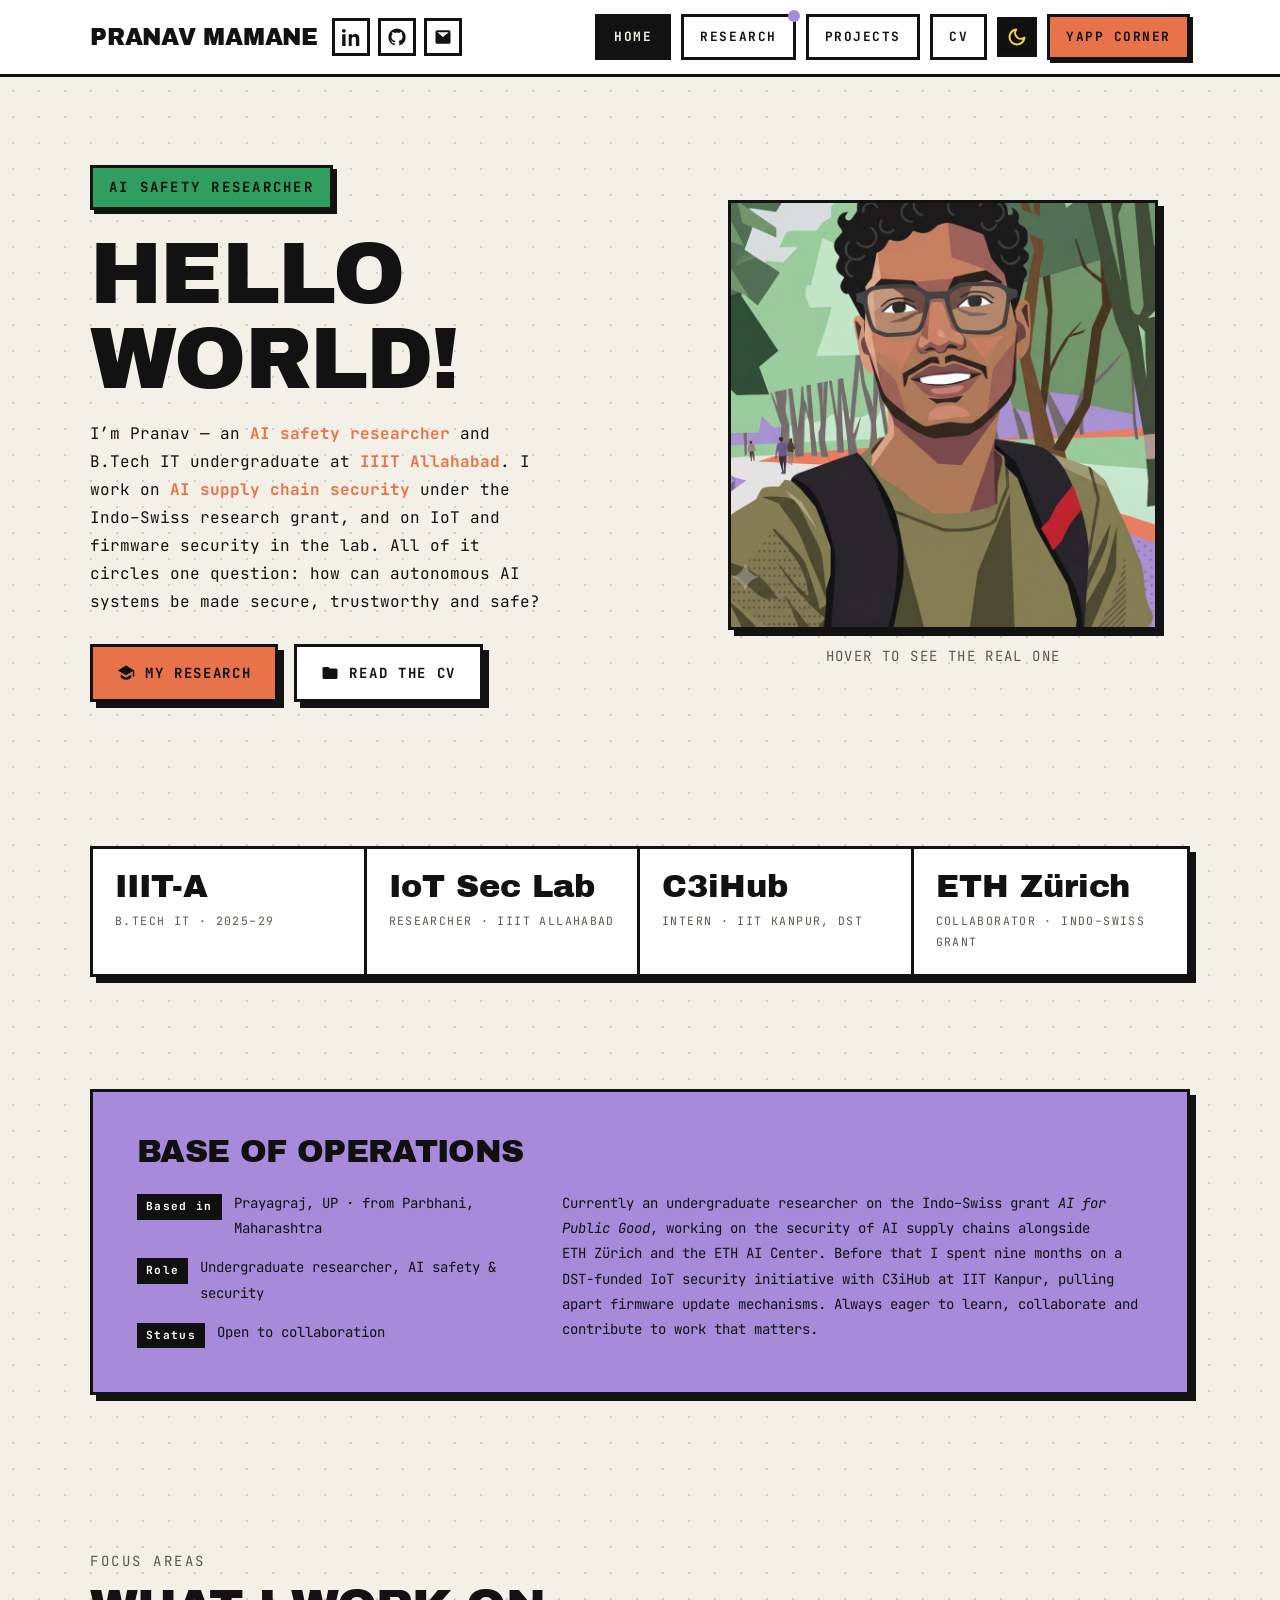
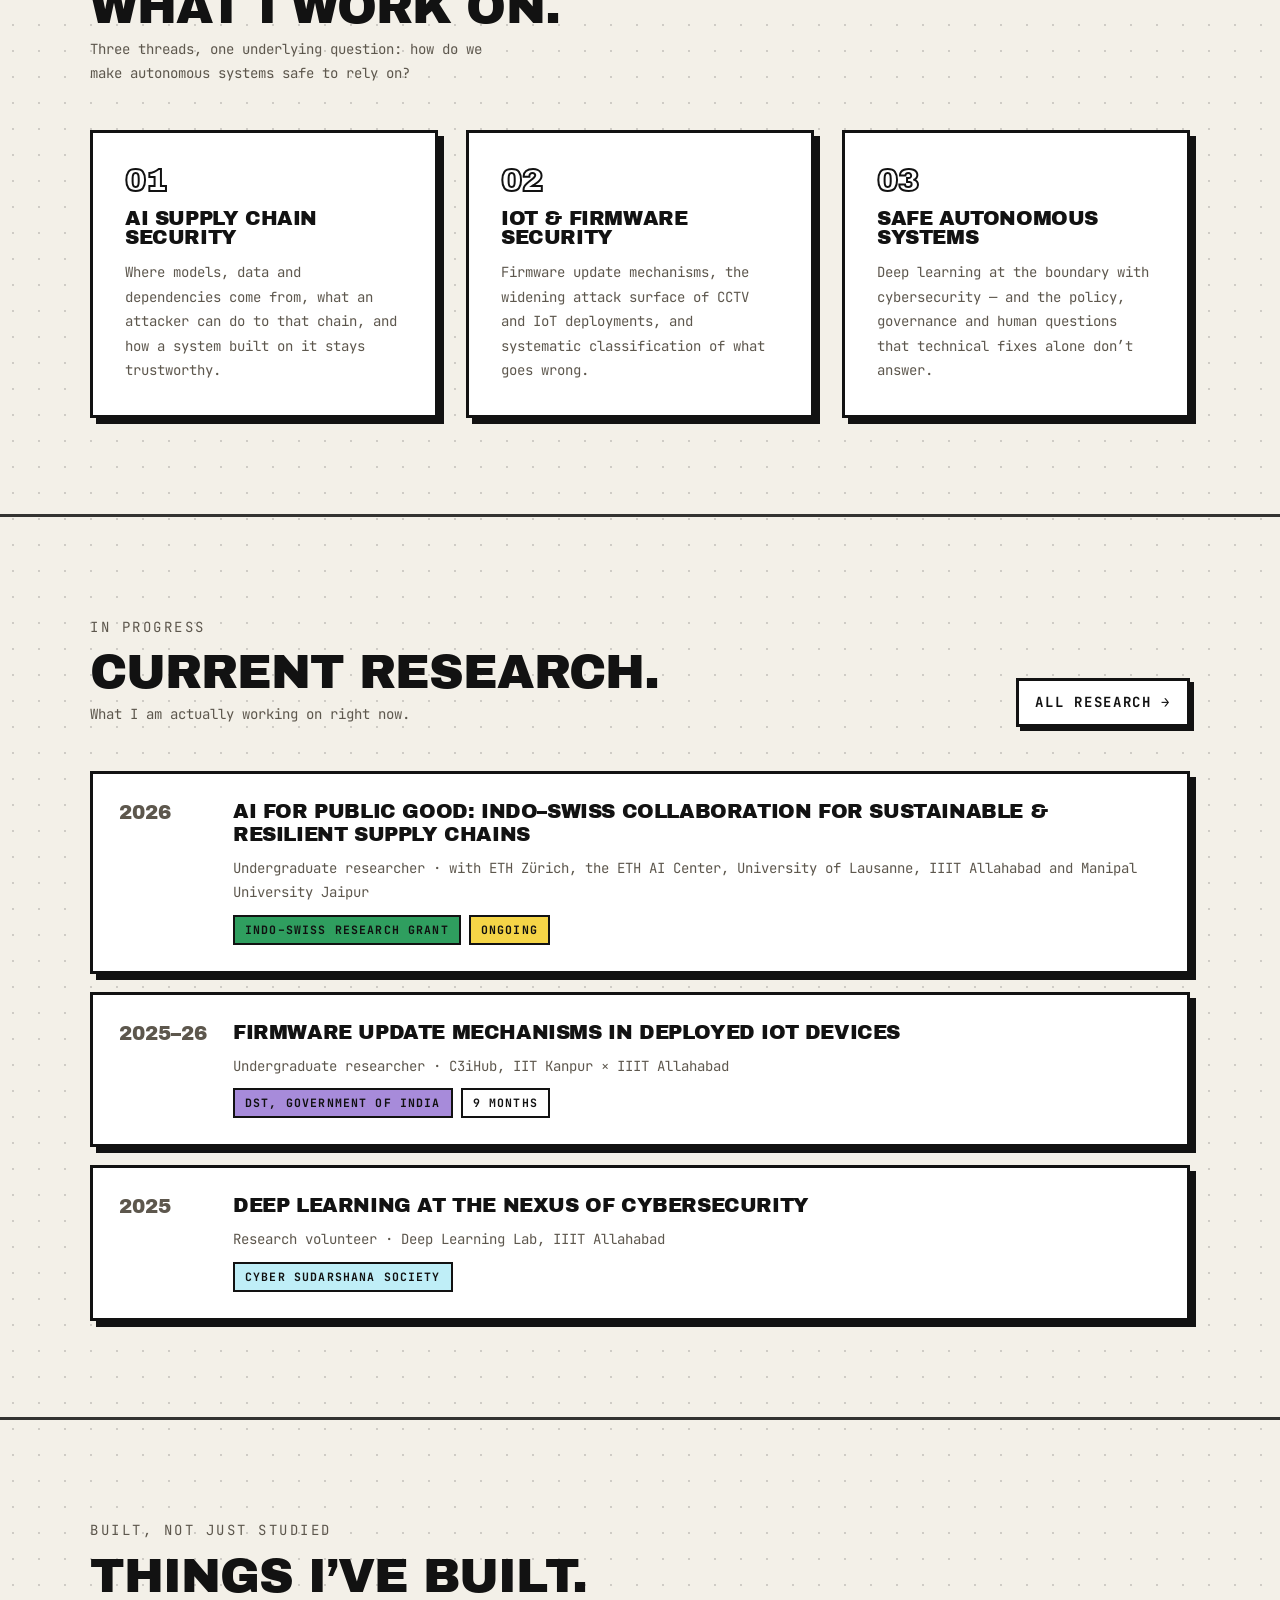
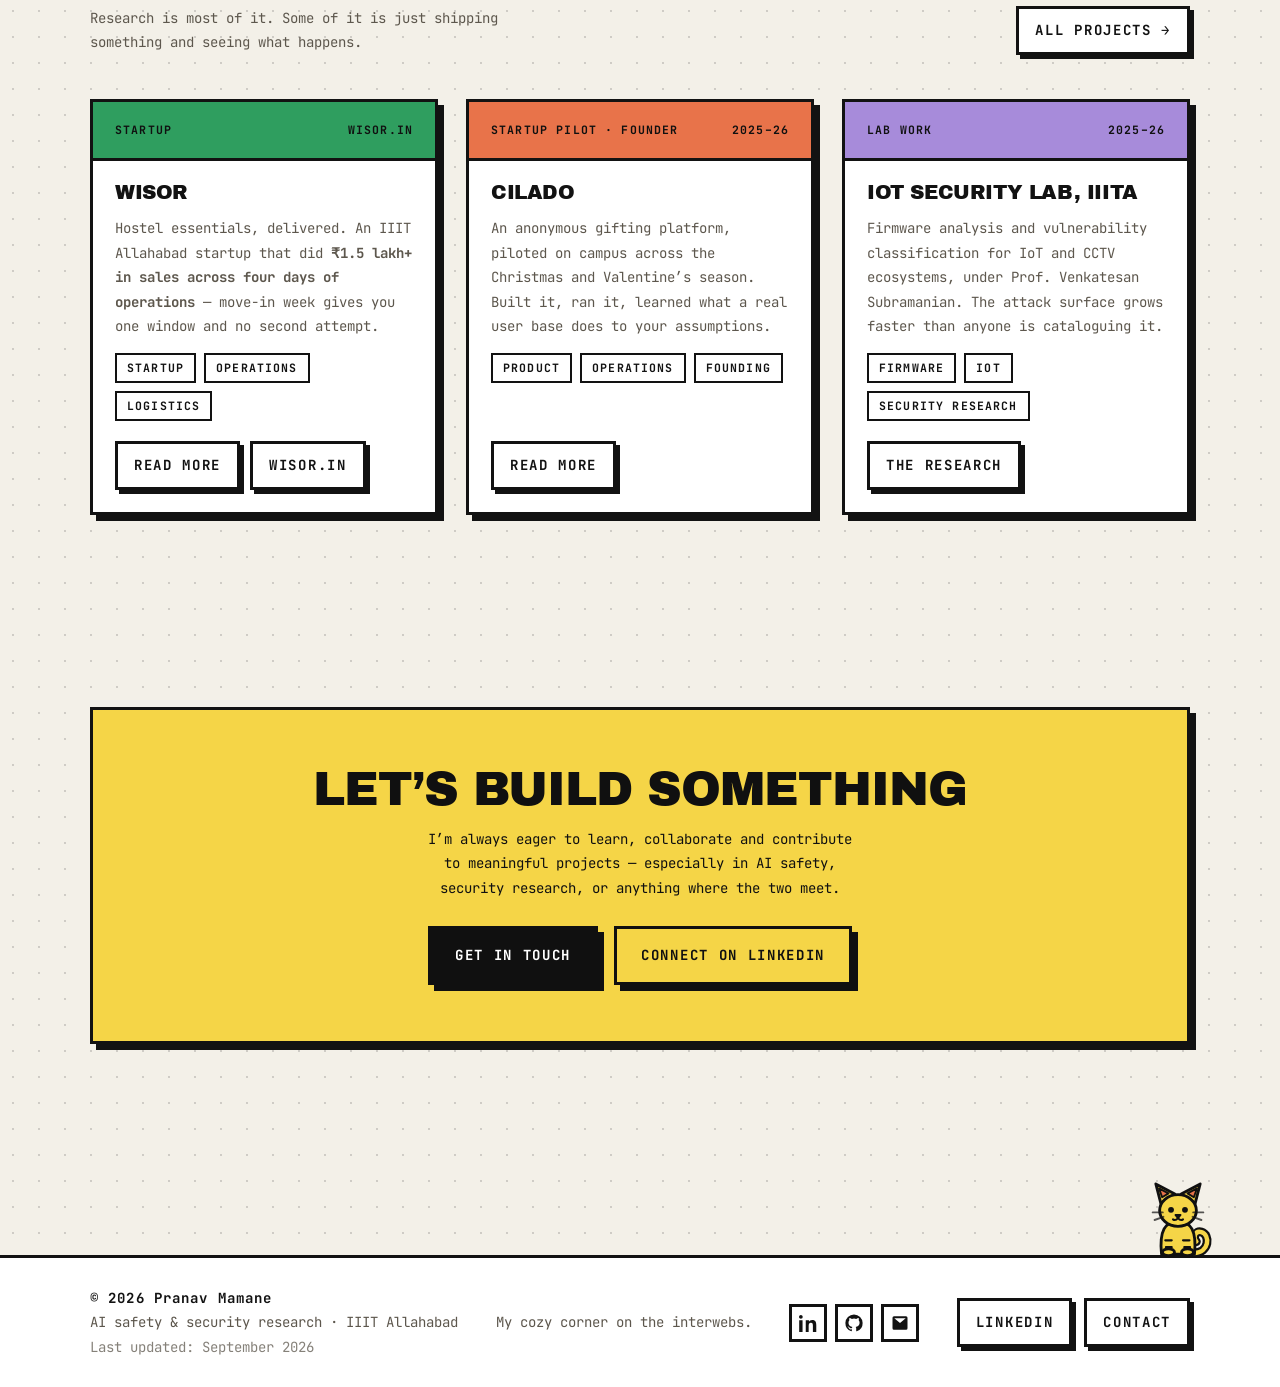
<file: index.html>
<!doctype html>
<html lang="en" data-theme="dark">
<head>
<meta charset="utf-8">
<meta name="viewport" content="width=device-width, initial-scale=1">
<title>Pranav Mamane — AI Safety Researcher</title>
<meta name="description" content="AI safety and security researcher at IIIT Allahabad, working on AI supply chain security and IoT security.">
<meta name="color-scheme" content="dark light">
<link rel="icon" href="assets/img/favicon.svg" type="image/svg+xml">
<meta property="og:title" content="Pranav Mamane — AI Safety Researcher">
<meta property="og:description" content="AI safety and security researcher at IIIT Allahabad, working on AI supply chain security and IoT security.">
<meta property="og:type" content="website">
<meta property="og:image" content="assets/img/og-card.jpg">
<meta property="og:image:width" content="1200">
<meta property="og:image:height" content="630">
<meta name="twitter:card" content="summary_large_image">
<meta name="author" content="Pranav Mamane">
<link rel="preconnect" href="https://fonts.googleapis.com">
<link rel="preconnect" href="https://fonts.gstatic.com" crossorigin>
<link href="https://fonts.googleapis.com/css2?family=Archivo+Black&family=JetBrains+Mono:wght@400;700&display=swap" rel="stylesheet">
<script>document.documentElement.classList.add("js");</script>
<link rel="stylesheet" href="assets/css/style.css">
</head>
<body>
<a class="skip-link" href="#main">Skip to content</a>

<!-- ===== HEADER ===== -->
<header class="header">
  <div class="header__progress" aria-hidden="true"></div>
  <div class="wrap header__inner">
    <div class="brand">
      <a class="brand__name" href="index.html">Pranav Mamane</a>
      <div class="socials">
        <a class="icon-btn" href="https://www.linkedin.com/in/pranavmamane/" aria-label="LinkedIn" rel="me noopener" target="_blank"><svg viewBox="0 0 24 24"><path d="M4.98 3.5A2.5 2.5 0 1 1 0 3.5a2.5 2.5 0 0 1 4.98 0zM.24 8.25h4.5V24H.24zM9 8.25h4.31v2.15h.06c.6-1.14 2.07-2.34 4.26-2.34 4.56 0 5.4 3 5.4 6.9V24h-4.5v-7.9c0-1.88-.03-4.3-2.62-4.3-2.62 0-3.02 2.05-3.02 4.16V24H9z"/></svg></a>
        <a class="icon-btn" href="https://github.com/pranav18june" aria-label="GitHub" rel="me noopener" target="_blank"><svg viewBox="0 0 24 24"><path d="M12 .5A11.5 11.5 0 0 0 .5 12a11.5 11.5 0 0 0 7.86 10.92c.58.1.79-.25.79-.56v-2c-3.2.7-3.88-1.37-3.88-1.37-.53-1.34-1.29-1.7-1.29-1.7-1.05-.72.08-.7.08-.7 1.16.08 1.77 1.19 1.77 1.19 1.03 1.77 2.7 1.26 3.36.96.1-.75.4-1.26.73-1.55-2.55-.29-5.24-1.28-5.24-5.7 0-1.26.45-2.29 1.19-3.1-.12-.29-.52-1.46.11-3.05 0 0 .97-.31 3.18 1.18a11 11 0 0 1 5.8 0c2.2-1.49 3.17-1.18 3.17-1.18.63 1.59.23 2.76.12 3.05.74.81 1.18 1.84 1.18 3.1 0 4.43-2.69 5.4-5.25 5.69.41.36.78 1.06.78 2.14v3.18c0 .31.21.67.8.55A11.5 11.5 0 0 0 23.5 12 11.5 11.5 0 0 0 12 .5z"/></svg></a>
        <a class="icon-btn" href="mailto:pranav18june@gmail.com" aria-label="Email"><svg viewBox="0 0 24 24"><path d="M2 5a2 2 0 0 1 2-2h16a2 2 0 0 1 2 2v14a2 2 0 0 1-2 2H4a2 2 0 0 1-2-2V5zm2.4.8L12 12l7.6-6.2H4.4z"/></svg></a>
      </div>
    </div>
    <nav class="nav" aria-label="Primary">
      <a class="nav__link" href="index.html" aria-current="page">Home</a>
      <a class="nav__link" href="research.html" data-dot>Research</a>
      <a class="nav__link" href="projects.html">Projects</a>
      <a class="nav__link" href="experience.html">CV</a>
      <button class="theme-toggle" type="button" aria-pressed="false" aria-label="Switch to light theme">
        <svg class="sun" viewBox="0 0 24 24" fill="none" stroke="currentColor" stroke-width="2.4" stroke-linecap="round"><circle cx="12" cy="12" r="4.2"/><path d="M12 1.6v2.6M12 19.8v2.6M4.2 4.2l1.9 1.9M17.9 17.9l1.9 1.9M1.6 12h2.6M19.8 12h2.6M4.2 19.8l1.9-1.9M17.9 6.1l1.9-1.9"/></svg>
        <svg class="moon" viewBox="0 0 24 24" fill="none" stroke="currentColor" stroke-width="2.4" stroke-linecap="round" stroke-linejoin="round"><path d="M21 12.8A9 9 0 1 1 11.2 3a7 7 0 0 0 9.8 9.8z"/></svg>
      </button>
      <a class="nav__link nav__link--yapp" href="yapp.html">Yapp corner</a>
    </nav>
  </div>
</header>

<main id="main">

  <!-- ===== HERO ===== -->
  <section class="hero">
    <div class="wrap hero__grid">
      <div>
        <span class="badge">AI Safety Researcher</span>
        <h1>Hello<br>World!</h1>
        <p class="hero__lead">
          I&rsquo;m Pranav &mdash; an <strong>AI safety researcher</strong> and B.Tech IT
          undergraduate at <strong>IIIT Allahabad</strong>. I work on
          <strong>AI supply chain security</strong> under the Indo&ndash;Swiss research
          grant, and on IoT and firmware security in the lab. All of it circles one
          question: how can autonomous AI systems be made secure, trustworthy and safe?
        </p>
        <div class="hero__actions">
          <a class="btn btn--primary" href="research.html">
            <svg viewBox="0 0 24 24"><path d="M12 2 1 8.5l11 6.5 9-5.32V17h2V8.5L12 2zM5 14.1V17c0 2.2 3.13 4 7 4s7-1.8 7-4v-2.9l-7 4.14-7-4.14z"/></svg>
            My research
          </a>
          <a class="btn btn--ghost" href="experience.html">
            <svg viewBox="0 0 24 24"><path d="M10 4H4a2 2 0 0 0-2 2v12a2 2 0 0 0 2 2h16a2 2 0 0 0 2-2V8a2 2 0 0 0-2-2h-8l-2-2z"/></svg>
            Read the CV
          </a>
        </div>
      </div>

      <figure class="portrait" data-portrait>
        <div class="portrait__frame">
          <img class="portrait__img portrait__img--illo" src="assets/img/portrait-illustration.jpg" alt="Illustrated portrait of Pranav Mamane" width="900" height="900">
          <img class="portrait__img portrait__img--real" src="assets/img/portrait-real.jpg" alt="Photograph of Pranav Mamane" width="900" height="900" fetchpriority="high">
        </div>
        <!-- the ring lives outside the frame so it can spill past the border -->
        <span class="portrait__ring" aria-hidden="true"></span>
        <figcaption class="portrait__hint">
          <span aria-hidden="true">Hover to see the real one</span>
          <button class="sr-only" type="button" data-portrait-toggle>Toggle between illustration and photograph</button>
        </figcaption>
      </figure>
    </div>
  </section>

  <!-- ===== AFFILIATIONS ===== -->
  <section class="section section--tight">
    <div class="wrap">
      <div class="stats reveal">
        <div class="stat"><div class="stat__num">IIIT-A</div><div class="stat__label">B.Tech IT &middot; 2025&ndash;29</div></div>
        <div class="stat"><div class="stat__num">IoT Sec Lab</div><div class="stat__label">Researcher &middot; IIIT Allahabad</div></div>
        <div class="stat"><div class="stat__num">C3iHub</div><div class="stat__label">Intern &middot; IIT Kanpur, DST</div></div>
        <div class="stat"><div class="stat__num">ETH Z&uuml;rich</div><div class="stat__label">Collaborator &middot; Indo&ndash;Swiss grant</div></div>
      </div>
    </div>
  </section>

  <!-- ===== NOW / BASE OF OPERATIONS ===== -->
  <section class="section section--tight">
    <div class="wrap">
      <div class="now reveal">
        <h2>Base of operations</h2>
        <div class="now__grid">
          <div class="now__facts">
            <div class="now__fact"><span class="now__key">Based in</span><span class="now__val">Prayagraj, UP &middot; from Parbhani, Maharashtra</span></div>
            <div class="now__fact"><span class="now__key">Role</span><span class="now__val">Undergraduate researcher, AI safety &amp; security</span></div>
            <div class="now__fact"><span class="now__key">Status</span><span class="now__val">Open to collaboration</span></div>
          </div>
          <div>
            <p class="now__val">
              Currently an undergraduate researcher on the Indo&ndash;Swiss grant
              <em>AI for Public Good</em>, working on the security of AI supply chains
              alongside ETH&nbsp;Z&uuml;rich and the ETH&nbsp;AI&nbsp;Center. Before that I spent
              nine months on a DST-funded IoT security initiative with C3iHub at
              IIT&nbsp;Kanpur, pulling apart firmware update mechanisms. Always eager to
              learn, collaborate and contribute to work that matters.
            </p>
          </div>
        </div>
      </div>
    </div>
  </section>

  <!-- ===== FOCUS AREAS ===== -->
  <section class="section">
    <div class="wrap">
      <div class="section-head reveal">
        <div>
          <span class="eyebrow">Focus areas</span>
          <h2>What I work on.</h2>
          <p>Three threads, one underlying question: how do we make autonomous systems safe to rely on?</p>
        </div>
      </div>
      <div class="grid grid--3">
        <article class="card card--hover focus reveal">
          <div class="focus__num">01</div>
          <h3>AI supply chain security</h3>
          <p>Where models, data and dependencies come from, what an attacker can do to that chain, and how a system built on it stays trustworthy.</p>
        </article>
        <article class="card card--hover focus reveal">
          <div class="focus__num">02</div>
          <h3>IoT &amp; firmware security</h3>
          <p>Firmware update mechanisms, the widening attack surface of CCTV and IoT deployments, and systematic classification of what goes wrong.</p>
        </article>
        <article class="card card--hover focus reveal">
          <div class="focus__num">03</div>
          <h3>Safe autonomous systems</h3>
          <p>Deep learning at the boundary with cybersecurity &mdash; and the policy, governance and human questions that technical fixes alone don&rsquo;t answer.</p>
        </article>
      </div>
    </div>
  </section>

  <hr class="rule">

  <!-- ===== CURRENT RESEARCH ===== -->
  <section class="section">
    <div class="wrap">
      <div class="section-head reveal">
        <div>
          <span class="eyebrow">In progress</span>
          <h2>Current research.</h2>
          <p>What I am actually working on right now.</p>
        </div>
        <a class="btn btn--ghost btn--sm" href="research.html">All research &rarr;</a>
      </div>

      <div class="pub-list">
        <article class="pub reveal">
          <div class="pub__year">2026</div>
          <div class="pub__body">
            <h3 class="pub__title">AI for Public Good: Indo&ndash;Swiss Collaboration for Sustainable &amp; Resilient Supply Chains</h3>
            <p class="pub__authors">Undergraduate researcher &middot; with ETH&nbsp;Z&uuml;rich, the ETH&nbsp;AI&nbsp;Center, University of Lausanne, IIIT Allahabad and Manipal University Jaipur</p>
            <div class="pub__meta">
              <span class="chip chip--green">Indo&ndash;Swiss research grant</span>
              <span class="chip chip--yellow">Ongoing</span>
            </div>
          </div>
        </article>

        <article class="pub reveal">
          <div class="pub__year">2025&ndash;26</div>
          <div class="pub__body">
            <h3 class="pub__title">Firmware update mechanisms in deployed IoT devices</h3>
            <p class="pub__authors">Undergraduate researcher &middot; C3iHub, IIT Kanpur &times; IIIT Allahabad</p>
            <div class="pub__meta">
              <span class="chip chip--purple">DST, Government of India</span>
              <span class="chip">9 months</span>
            </div>
          </div>
        </article>

        <article class="pub reveal">
          <div class="pub__year">2025</div>
          <div class="pub__body">
            <h3 class="pub__title">Deep learning at the nexus of cybersecurity</h3>
            <p class="pub__authors">Research volunteer &middot; Deep Learning Lab, IIIT Allahabad</p>
            <div class="pub__meta">
              <span class="chip chip--cyan">Cyber Sudarshana Society</span>
            </div>
          </div>
        </article>
      </div>
    </div>
  </section>

  <hr class="rule">

  <!-- ===== BUILT ===== -->
  <section class="section">
    <div class="wrap">
      <div class="section-head reveal">
        <div>
          <span class="eyebrow">Built, not just studied</span>
          <h2>Things I&rsquo;ve built.</h2>
          <p>Research is most of it. Some of it is just shipping something and seeing what happens.</p>
        </div>
        <a class="btn btn--ghost btn--sm" href="projects.html">All projects &rarr;</a>
      </div>

      <div class="grid grid--3">
        <article class="card project card--hover reveal">
          <div class="project__top t-green"><span>Startup</span><span>wisor.in</span></div>
          <div class="project__body">
            <h3>Wisor</h3>
            <p>Hostel essentials, delivered. An IIIT Allahabad startup that did <strong>&#8377;1.5&nbsp;lakh+ in sales across four days of operations</strong> &mdash; move-in week gives you one window and no second attempt.</p>
            <div class="tags"><span class="chip">Startup</span><span class="chip">Operations</span><span class="chip">Logistics</span></div>
            <div class="project__links"><a class="btn btn--sm" href="projects.html">Read more</a><a class="btn btn--sm" href="https://wisor.in" target="_blank" rel="noopener">wisor.in</a></div>
          </div>
        </article>

        <article class="card project card--hover reveal">
          <div class="project__top t-orange"><span>Startup pilot &middot; Founder</span><span>2025&ndash;26</span></div>
          <div class="project__body">
            <h3>CILADO</h3>
            <p>An anonymous gifting platform, piloted on campus across the Christmas and Valentine&rsquo;s season. Built it, ran it, learned what a real user base does to your assumptions.</p>
            <div class="tags"><span class="chip">Product</span><span class="chip">Operations</span><span class="chip">Founding</span></div>
            <div class="project__links"><a class="btn btn--sm" href="projects.html">Read more</a></div>
          </div>
        </article>

        <article class="card project card--hover reveal">
          <div class="project__top t-purple"><span>Lab work</span><span>2025&ndash;26</span></div>
          <div class="project__body">
            <h3>IoT Security Lab, IIITA</h3>
            <p>Firmware analysis and vulnerability classification for IoT and CCTV ecosystems, under Prof. Venkatesan Subramanian. The attack surface grows faster than anyone is cataloguing it.</p>
            <div class="tags"><span class="chip">Firmware</span><span class="chip">IoT</span><span class="chip">Security research</span></div>
            <div class="project__links"><a class="btn btn--sm" href="research.html">The research</a></div>
          </div>
        </article>
      </div>
    </div>
  </section>

  <!-- ===== CTA ===== -->
  <section class="section">
    <div class="wrap">
      <div class="cta reveal">
        <h2>Let&rsquo;s build something</h2>
        <p>I&rsquo;m always eager to learn, collaborate and contribute to meaningful projects &mdash; especially in AI safety, security research, or anything where the two meet.</p>
        <div class="cta__actions">
          <a class="btn btn--primary" href="mailto:pranav18june@gmail.com">Get in touch</a>
          <a class="btn" href="https://www.linkedin.com/in/pranavmamane/" target="_blank" rel="noopener">Connect on LinkedIn</a>
        </div>
      </div>
    </div>
  </section>

</main>

<!-- ===== FOOTER ===== -->
<footer class="footer">
  <!-- ===== THE CAT (sleeps in dark mode, wakes in light, meows when petted) ===== -->
  <div class="cat" data-cat>
    <button class="cat__btn" type="button" aria-label="Pet the cat">
      <svg class="cat__svg" viewBox="0 0 120 120" role="img" aria-hidden="true">
        <g fill="none" stroke="currentColor" stroke-width="4.5" stroke-linecap="round" stroke-linejoin="round">
          <!-- tail: dark outline stroke + yellow core, so it reads on any background -->
          <g class="cat__tail">
            <path d="M85 112C110 112 111 83 97 79c-10-3-14 9-8 15" stroke-width="14" />
            <path d="M85 112C110 112 111 83 97 79c-10-3-14 9-8 15" stroke-width="7" stroke="var(--yellow)" />
          </g>
          <!-- body -->
          <path d="M34 114C30 77 40 62 60 62s30 15 26 52z" fill="var(--yellow)" />
          <!-- stripes -->
          <path d="M40 92h10M78 92H68M41 103h9M79 103h-9" stroke-width="3.6" />
          <!-- paws -->
          <ellipse cx="45" cy="111" rx="9.5" ry="5.5" fill="var(--yellow)" />
          <ellipse cx="75" cy="111" rx="9.5" ry="5.5" fill="var(--yellow)" />
          <!-- ears -->
          <path d="M33 34 25 3l30 16z" fill="var(--yellow)" />
          <path d="M87 34 95 3 65 19z" fill="var(--yellow)" />
          <!-- head -->
          <ellipse cx="60" cy="45" rx="29" ry="25" fill="var(--yellow)" />
          <path d="M35 24 30 10l15 8z" fill="var(--orange)" stroke-width="3" />
          <path d="M85 24 90 10 75 18z" fill="var(--orange)" stroke-width="3" />
          <!-- eyes: awake -->
          <g class="cat__eyes-open">
            <circle cx="49" cy="44" r="4.6" fill="currentColor" stroke="none" />
            <circle cx="71" cy="44" r="4.6" fill="currentColor" stroke="none" />
          </g>
          <!-- eyes: asleep -->
          <g class="cat__eyes-shut">
            <path d="M44 44q5 5 10 0M66 44q5 5 10 0" stroke-width="3.8" />
          </g>
          <!-- nose + mouth -->
          <path d="M56 52h8l-4 5z" fill="var(--orange)" stroke-width="3" />
          <path d="M60 57q-4 5-8 2M60 57q4 5 8 2" stroke-width="3" />
          <!-- whiskers -->
          <path d="M36 48H20M37 55l-14 5M84 48h16M83 55l14 5" stroke-width="3" stroke="var(--ink)" opacity=".7" />
        </g>
        <!-- sleeping zzz -->
        <g class="cat__zzz" fill="var(--ink)" font-family="var(--font-mono)" font-weight="700">
          <text x="92" y="30" font-size="15">z</text>
          <text x="101" y="19" font-size="11">z</text>
          <text x="108" y="11" font-size="8">z</text>
        </g>
      </svg>
    </button>
    <span class="cat__bubble" aria-hidden="true">meow!</span>
    <span class="sr-only" role="status" data-cat-status></span>
  </div>

  <div class="wrap footer__inner">
    <div class="footer__meta">
      <strong>&copy; <span data-year>2026</span> Pranav Mamane</strong>
      AI safety &amp; security research &middot; IIIT Allahabad<br>
      <span style="opacity:.75">Last updated: September 2026</span>
    </div>
    <div class="footer__meta">My cozy corner on the interwebs.</div>
      <div class="socials footer__socials">
        <a class="icon-btn" href="https://www.linkedin.com/in/pranavmamane/" aria-label="LinkedIn" rel="me noopener" target="_blank"><svg viewBox="0 0 24 24"><path d="M4.98 3.5A2.5 2.5 0 1 1 0 3.5a2.5 2.5 0 0 1 4.98 0zM.24 8.25h4.5V24H.24zM9 8.25h4.31v2.15h.06c.6-1.14 2.07-2.34 4.26-2.34 4.56 0 5.4 3 5.4 6.9V24h-4.5v-7.9c0-1.88-.03-4.3-2.62-4.3-2.62 0-3.02 2.05-3.02 4.16V24H9z"/></svg></a>
        <a class="icon-btn" href="https://github.com/pranav18june" aria-label="GitHub" rel="me noopener" target="_blank"><svg viewBox="0 0 24 24"><path d="M12 .5A11.5 11.5 0 0 0 .5 12a11.5 11.5 0 0 0 7.86 10.92c.58.1.79-.25.79-.56v-2c-3.2.7-3.88-1.37-3.88-1.37-.53-1.34-1.29-1.7-1.29-1.7-1.05-.72.08-.7.08-.7 1.16.08 1.77 1.19 1.77 1.19 1.03 1.77 2.7 1.26 3.36.96.1-.75.4-1.26.73-1.55-2.55-.29-5.24-1.28-5.24-5.7 0-1.26.45-2.29 1.19-3.1-.12-.29-.52-1.46.11-3.05 0 0 .97-.31 3.18 1.18a11 11 0 0 1 5.8 0c2.2-1.49 3.17-1.18 3.17-1.18.63 1.59.23 2.76.12 3.05.74.81 1.18 1.84 1.18 3.1 0 4.43-2.69 5.4-5.25 5.69.41.36.78 1.06.78 2.14v3.18c0 .31.21.67.8.55A11.5 11.5 0 0 0 23.5 12 11.5 11.5 0 0 0 12 .5z"/></svg></a>
        <a class="icon-btn" href="mailto:pranav18june@gmail.com" aria-label="Email"><svg viewBox="0 0 24 24"><path d="M2 5a2 2 0 0 1 2-2h16a2 2 0 0 1 2 2v14a2 2 0 0 1-2 2H4a2 2 0 0 1-2-2V5zm2.4.8L12 12l7.6-6.2H4.4z"/></svg></a>
      </div>
    <div class="footer__actions">
      <a class="btn btn--sm" href="https://www.linkedin.com/in/pranavmamane/" target="_blank" rel="noopener">LinkedIn</a>
      <a class="btn btn--sm" href="mailto:pranav18june@gmail.com">Contact</a>
    </div>
  </div>
</footer>

<script src="assets/js/main.js"></script>
</body>
</html>
</file>
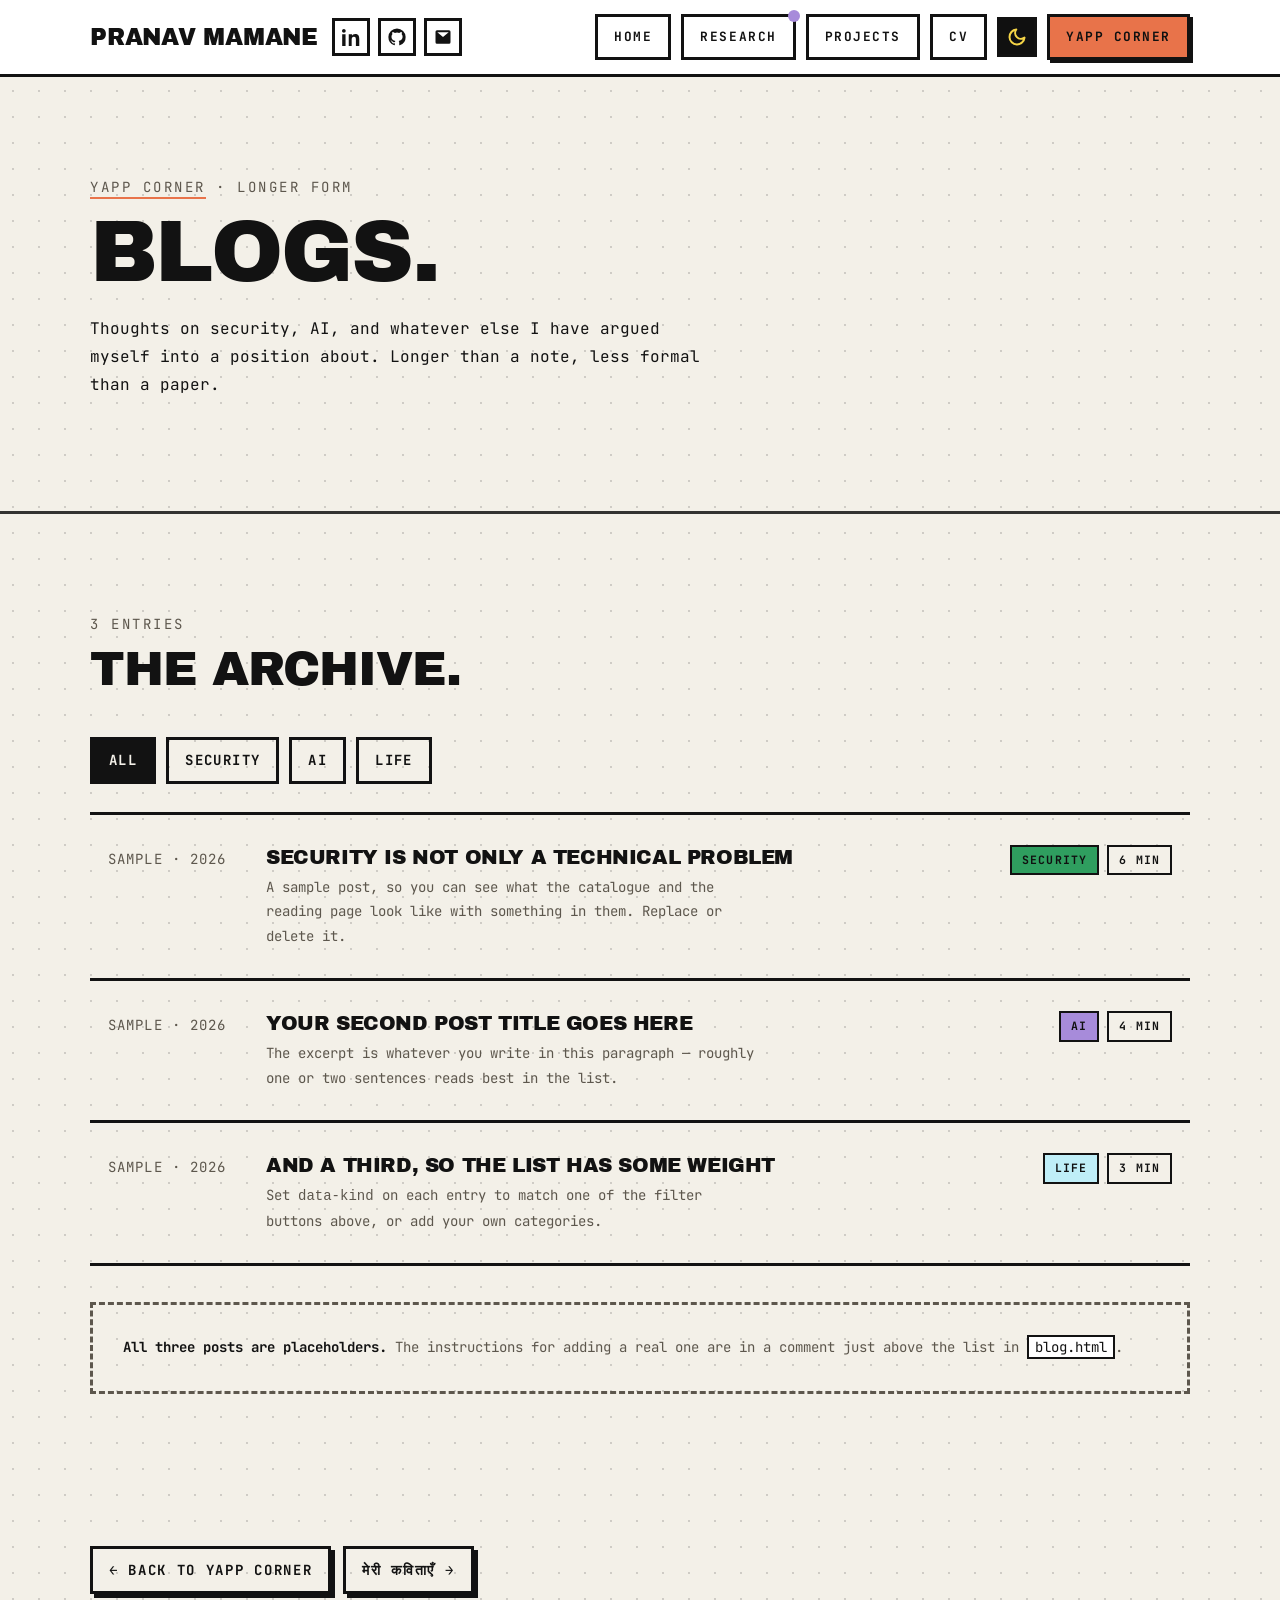
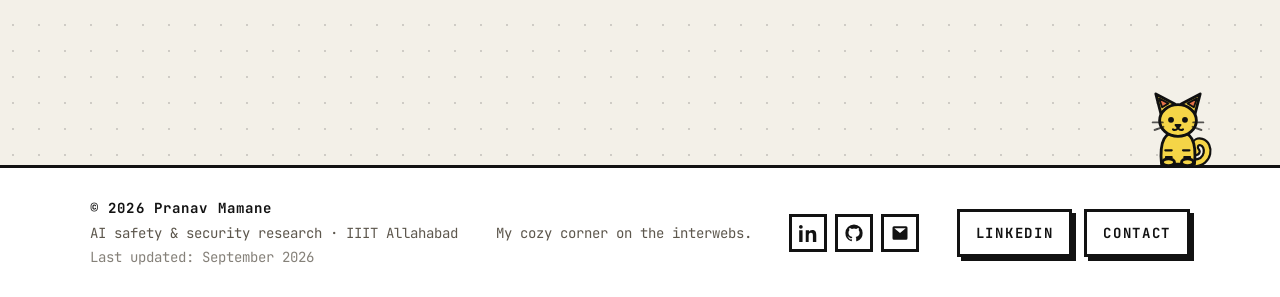
<file: blog.html>
<!doctype html>
<html lang="en" data-theme="dark">
<head>
<meta charset="utf-8">
<meta name="viewport" content="width=device-width, initial-scale=1">
<title>Blogs — Pranav Mamane</title>
<meta name="description" content="Longer-form writing on security, AI and everything else.">
<meta name="color-scheme" content="dark light">
<link rel="icon" href="assets/img/favicon.svg" type="image/svg+xml">
<meta property="og:title" content="Blogs — Pranav Mamane">
<meta property="og:description" content="Longer-form writing on security, AI and everything else.">
<meta property="og:type" content="website">
<meta property="og:image" content="assets/img/og-card.jpg">
<meta property="og:image:width" content="1200">
<meta property="og:image:height" content="630">
<meta name="twitter:card" content="summary_large_image">
<meta name="author" content="Pranav Mamane">
<link rel="preconnect" href="https://fonts.googleapis.com">
<link rel="preconnect" href="https://fonts.gstatic.com" crossorigin>
<link href="https://fonts.googleapis.com/css2?family=Archivo+Black&family=JetBrains+Mono:wght@400;700&display=swap" rel="stylesheet">
<link href="https://fonts.googleapis.com/css2?family=Tiro+Devanagari+Hindi:ital@0;1__EXTRA_HEAD__display=swap" rel="stylesheet"><script>document.documentElement.classList.add("js");</script>
<link rel="stylesheet" href="assets/css/style.css">
</head>
<body>
<a class="skip-link" href="#main">Skip to content</a>

<!-- ===== HEADER ===== -->
<header class="header">
  <div class="header__progress" aria-hidden="true"></div>
  <div class="wrap header__inner">
    <div class="brand">
      <a class="brand__name" href="index.html">Pranav Mamane</a>
      <div class="socials">
        <a class="icon-btn" href="https://www.linkedin.com/in/pranavmamane/" aria-label="LinkedIn" rel="me noopener" target="_blank"><svg viewBox="0 0 24 24"><path d="M4.98 3.5A2.5 2.5 0 1 1 0 3.5a2.5 2.5 0 0 1 4.98 0zM.24 8.25h4.5V24H.24zM9 8.25h4.31v2.15h.06c.6-1.14 2.07-2.34 4.26-2.34 4.56 0 5.4 3 5.4 6.9V24h-4.5v-7.9c0-1.88-.03-4.3-2.62-4.3-2.62 0-3.02 2.05-3.02 4.16V24H9z"/></svg></a>
        <a class="icon-btn" href="https://github.com/pranav18june" aria-label="GitHub" rel="me noopener" target="_blank"><svg viewBox="0 0 24 24"><path d="M12 .5A11.5 11.5 0 0 0 .5 12a11.5 11.5 0 0 0 7.86 10.92c.58.1.79-.25.79-.56v-2c-3.2.7-3.88-1.37-3.88-1.37-.53-1.34-1.29-1.7-1.29-1.7-1.05-.72.08-.7.08-.7 1.16.08 1.77 1.19 1.77 1.19 1.03 1.77 2.7 1.26 3.36.96.1-.75.4-1.26.73-1.55-2.55-.29-5.24-1.28-5.24-5.7 0-1.26.45-2.29 1.19-3.1-.12-.29-.52-1.46.11-3.05 0 0 .97-.31 3.18 1.18a11 11 0 0 1 5.8 0c2.2-1.49 3.17-1.18 3.17-1.18.63 1.59.23 2.76.12 3.05.74.81 1.18 1.84 1.18 3.1 0 4.43-2.69 5.4-5.25 5.69.41.36.78 1.06.78 2.14v3.18c0 .31.21.67.8.55A11.5 11.5 0 0 0 23.5 12 11.5 11.5 0 0 0 12 .5z"/></svg></a>
        <a class="icon-btn" href="mailto:pranav18june@gmail.com" aria-label="Email"><svg viewBox="0 0 24 24"><path d="M2 5a2 2 0 0 1 2-2h16a2 2 0 0 1 2 2v14a2 2 0 0 1-2 2H4a2 2 0 0 1-2-2V5zm2.4.8L12 12l7.6-6.2H4.4z"/></svg></a>
      </div>
    </div>
    <nav class="nav" aria-label="Primary">
      <a class="nav__link" href="index.html">Home</a>
      <a class="nav__link" href="research.html" data-dot>Research</a>
      <a class="nav__link" href="projects.html">Projects</a>
      <a class="nav__link" href="experience.html">CV</a>
      <button class="theme-toggle" type="button" aria-pressed="false" aria-label="Switch to light theme">
        <svg class="sun" viewBox="0 0 24 24" fill="none" stroke="currentColor" stroke-width="2.4" stroke-linecap="round"><circle cx="12" cy="12" r="4.2"/><path d="M12 1.6v2.6M12 19.8v2.6M4.2 4.2l1.9 1.9M17.9 17.9l1.9 1.9M1.6 12h2.6M19.8 12h2.6M4.2 19.8l1.9-1.9M17.9 6.1l1.9-1.9"/></svg>
        <svg class="moon" viewBox="0 0 24 24" fill="none" stroke="currentColor" stroke-width="2.4" stroke-linecap="round" stroke-linejoin="round"><path d="M21 12.8A9 9 0 1 1 11.2 3a7 7 0 0 0 9.8 9.8z"/></svg>
      </button>
      <a class="nav__link nav__link--yapp" href="yapp.html" aria-current="page">Yapp corner</a>
    </nav>
  </div>
</header>

<main id="main">

  <!-- ===== PAGE HEAD ===== -->
  <section class="section">
    <div class="wrap">
      <span class="eyebrow"><a class="tlink" href="yapp.html">Yapp corner</a> &middot; Longer form</span>
      <h1 class="page-title">Blogs.</h1>
      <p class="hero__lead lead-wide">
        Thoughts on security, AI, and whatever else I have argued myself into a
        position about. Longer than a note, less formal than a paper.
      </p>
    </div>
  </section>

  <hr class="rule">

  <!-- ===== CATALOGUE ===== -->
  <section class="section">
    <div class="wrap">
      <div class="section-head reveal">
        <div>
          <span class="eyebrow"><span data-filter-count>3 entries</span></span>
          <h2>The archive.</h2>
        </div>
      </div>

      <div class="filters" data-filters role="group" aria-label="Filter posts by topic">
        <button class="filter" type="button" data-filter="all" aria-pressed="true">All</button>
        <button class="filter" type="button" data-filter="security" aria-pressed="false">Security</button>
        <button class="filter" type="button" data-filter="ai" aria-pressed="false">AI</button>
        <button class="filter" type="button" data-filter="life" aria-pressed="false">Life</button>
      </div>

      <!-- =========================================================
           TO ADD A POST:
           1. Copy post-sample-one.html, rename it post-your-slug.html
              and write the post inside the <div class="prose"> block.
           2. Copy an <a class="entry"> below, point href at the new
              file, and set data-kind to security / ai / life so the
              filter buttons above pick it up. Newest at the top.
           ========================================================= -->
      <div class="catalog">

        <a class="entry reveal" href="post-sample-one.html" data-kind="security">
          <div class="entry__date">Sample &middot; 2026</div>
          <div>
            <h3 class="entry__title">Security is not only a technical problem</h3>
            <p class="entry__excerpt">A sample post, so you can see what the catalogue and the reading page look like with something in them. Replace or delete it.</p>
          </div>
          <div class="entry__meta"><span class="chip chip--green">Security</span><span class="chip">6 min</span></div>
        </a>

        <a class="entry reveal" href="post-sample-two.html" data-kind="ai">
          <div class="entry__date">Sample &middot; 2026</div>
          <div>
            <h3 class="entry__title">Your second post title goes here</h3>
            <p class="entry__excerpt">The excerpt is whatever you write in this paragraph — roughly one or two sentences reads best in the list.</p>
          </div>
          <div class="entry__meta"><span class="chip chip--purple">AI</span><span class="chip">4 min</span></div>
        </a>

        <a class="entry reveal" href="post-sample-three.html" data-kind="life">
          <div class="entry__date">Sample &middot; 2026</div>
          <div>
            <h3 class="entry__title">And a third, so the list has some weight</h3>
            <p class="entry__excerpt">Set <code>data-kind</code> on each entry to match one of the filter buttons above, or add your own categories.</p>
          </div>
          <div class="entry__meta"><span class="chip chip--cyan">Life</span><span class="chip">3 min</span></div>
        </a>

      </div>

      <div class="placeholder reveal" style="margin-top:36px;">
        <strong>All three posts are placeholders.</strong> The instructions for adding a
        real one are in a comment just above the list in <code>blog.html</code>.
      </div>
    </div>
  </section>

  <section class="section section--tight">
    <div class="wrap">
      <div class="footer__actions">
        <a class="btn btn--sm" href="yapp.html">&larr; Back to Yapp corner</a>
        <a class="btn btn--sm" href="poems.html"><span lang="hi">मेरी कविताएँ</span> &rarr;</a>
      </div>
    </div>
  </section>

</main>

<!-- ===== FOOTER ===== -->
<footer class="footer">
  <!-- ===== THE CAT (sleeps in dark mode, wakes in light, meows when petted) ===== -->
  <div class="cat" data-cat>
    <button class="cat__btn" type="button" aria-label="Pet the cat">
      <svg class="cat__svg" viewBox="0 0 120 120" role="img" aria-hidden="true">
        <g fill="none" stroke="currentColor" stroke-width="4.5" stroke-linecap="round" stroke-linejoin="round">
          <!-- tail: dark outline stroke + yellow core, so it reads on any background -->
          <g class="cat__tail">
            <path d="M85 112C110 112 111 83 97 79c-10-3-14 9-8 15" stroke-width="14" />
            <path d="M85 112C110 112 111 83 97 79c-10-3-14 9-8 15" stroke-width="7" stroke="var(--yellow)" />
          </g>
          <!-- body -->
          <path d="M34 114C30 77 40 62 60 62s30 15 26 52z" fill="var(--yellow)" />
          <!-- stripes -->
          <path d="M40 92h10M78 92H68M41 103h9M79 103h-9" stroke-width="3.6" />
          <!-- paws -->
          <ellipse cx="45" cy="111" rx="9.5" ry="5.5" fill="var(--yellow)" />
          <ellipse cx="75" cy="111" rx="9.5" ry="5.5" fill="var(--yellow)" />
          <!-- ears -->
          <path d="M33 34 25 3l30 16z" fill="var(--yellow)" />
          <path d="M87 34 95 3 65 19z" fill="var(--yellow)" />
          <!-- head -->
          <ellipse cx="60" cy="45" rx="29" ry="25" fill="var(--yellow)" />
          <path d="M35 24 30 10l15 8z" fill="var(--orange)" stroke-width="3" />
          <path d="M85 24 90 10 75 18z" fill="var(--orange)" stroke-width="3" />
          <!-- eyes: awake -->
          <g class="cat__eyes-open">
            <circle cx="49" cy="44" r="4.6" fill="currentColor" stroke="none" />
            <circle cx="71" cy="44" r="4.6" fill="currentColor" stroke="none" />
          </g>
          <!-- eyes: asleep -->
          <g class="cat__eyes-shut">
            <path d="M44 44q5 5 10 0M66 44q5 5 10 0" stroke-width="3.8" />
          </g>
          <!-- nose + mouth -->
          <path d="M56 52h8l-4 5z" fill="var(--orange)" stroke-width="3" />
          <path d="M60 57q-4 5-8 2M60 57q4 5 8 2" stroke-width="3" />
          <!-- whiskers -->
          <path d="M36 48H20M37 55l-14 5M84 48h16M83 55l14 5" stroke-width="3" stroke="var(--ink)" opacity=".7" />
        </g>
        <!-- sleeping zzz -->
        <g class="cat__zzz" fill="var(--ink)" font-family="var(--font-mono)" font-weight="700">
          <text x="92" y="30" font-size="15">z</text>
          <text x="101" y="19" font-size="11">z</text>
          <text x="108" y="11" font-size="8">z</text>
        </g>
      </svg>
    </button>
    <span class="cat__bubble" aria-hidden="true">meow!</span>
    <span class="sr-only" role="status" data-cat-status></span>
  </div>

  <div class="wrap footer__inner">
    <div class="footer__meta">
      <strong>&copy; <span data-year>2026</span> Pranav Mamane</strong>
      AI safety &amp; security research &middot; IIIT Allahabad<br>
      <span style="opacity:.75">Last updated: September 2026</span>
    </div>
    <div class="footer__meta">My cozy corner on the interwebs.</div>
      <div class="socials footer__socials">
        <a class="icon-btn" href="https://www.linkedin.com/in/pranavmamane/" aria-label="LinkedIn" rel="me noopener" target="_blank"><svg viewBox="0 0 24 24"><path d="M4.98 3.5A2.5 2.5 0 1 1 0 3.5a2.5 2.5 0 0 1 4.98 0zM.24 8.25h4.5V24H.24zM9 8.25h4.31v2.15h.06c.6-1.14 2.07-2.34 4.26-2.34 4.56 0 5.4 3 5.4 6.9V24h-4.5v-7.9c0-1.88-.03-4.3-2.62-4.3-2.62 0-3.02 2.05-3.02 4.16V24H9z"/></svg></a>
        <a class="icon-btn" href="https://github.com/pranav18june" aria-label="GitHub" rel="me noopener" target="_blank"><svg viewBox="0 0 24 24"><path d="M12 .5A11.5 11.5 0 0 0 .5 12a11.5 11.5 0 0 0 7.86 10.92c.58.1.79-.25.79-.56v-2c-3.2.7-3.88-1.37-3.88-1.37-.53-1.34-1.29-1.7-1.29-1.7-1.05-.72.08-.7.08-.7 1.16.08 1.77 1.19 1.77 1.19 1.03 1.77 2.7 1.26 3.36.96.1-.75.4-1.26.73-1.55-2.55-.29-5.24-1.28-5.24-5.7 0-1.26.45-2.29 1.19-3.1-.12-.29-.52-1.46.11-3.05 0 0 .97-.31 3.18 1.18a11 11 0 0 1 5.8 0c2.2-1.49 3.17-1.18 3.17-1.18.63 1.59.23 2.76.12 3.05.74.81 1.18 1.84 1.18 3.1 0 4.43-2.69 5.4-5.25 5.69.41.36.78 1.06.78 2.14v3.18c0 .31.21.67.8.55A11.5 11.5 0 0 0 23.5 12 11.5 11.5 0 0 0 12 .5z"/></svg></a>
        <a class="icon-btn" href="mailto:pranav18june@gmail.com" aria-label="Email"><svg viewBox="0 0 24 24"><path d="M2 5a2 2 0 0 1 2-2h16a2 2 0 0 1 2 2v14a2 2 0 0 1-2 2H4a2 2 0 0 1-2-2V5zm2.4.8L12 12l7.6-6.2H4.4z"/></svg></a>
      </div>
    <div class="footer__actions">
      <a class="btn btn--sm" href="https://www.linkedin.com/in/pranavmamane/" target="_blank" rel="noopener">LinkedIn</a>
      <a class="btn btn--sm" href="mailto:pranav18june@gmail.com">Contact</a>
    </div>
  </div>
</footer>

<script src="assets/js/main.js"></script>
</body>
</html>
</file>
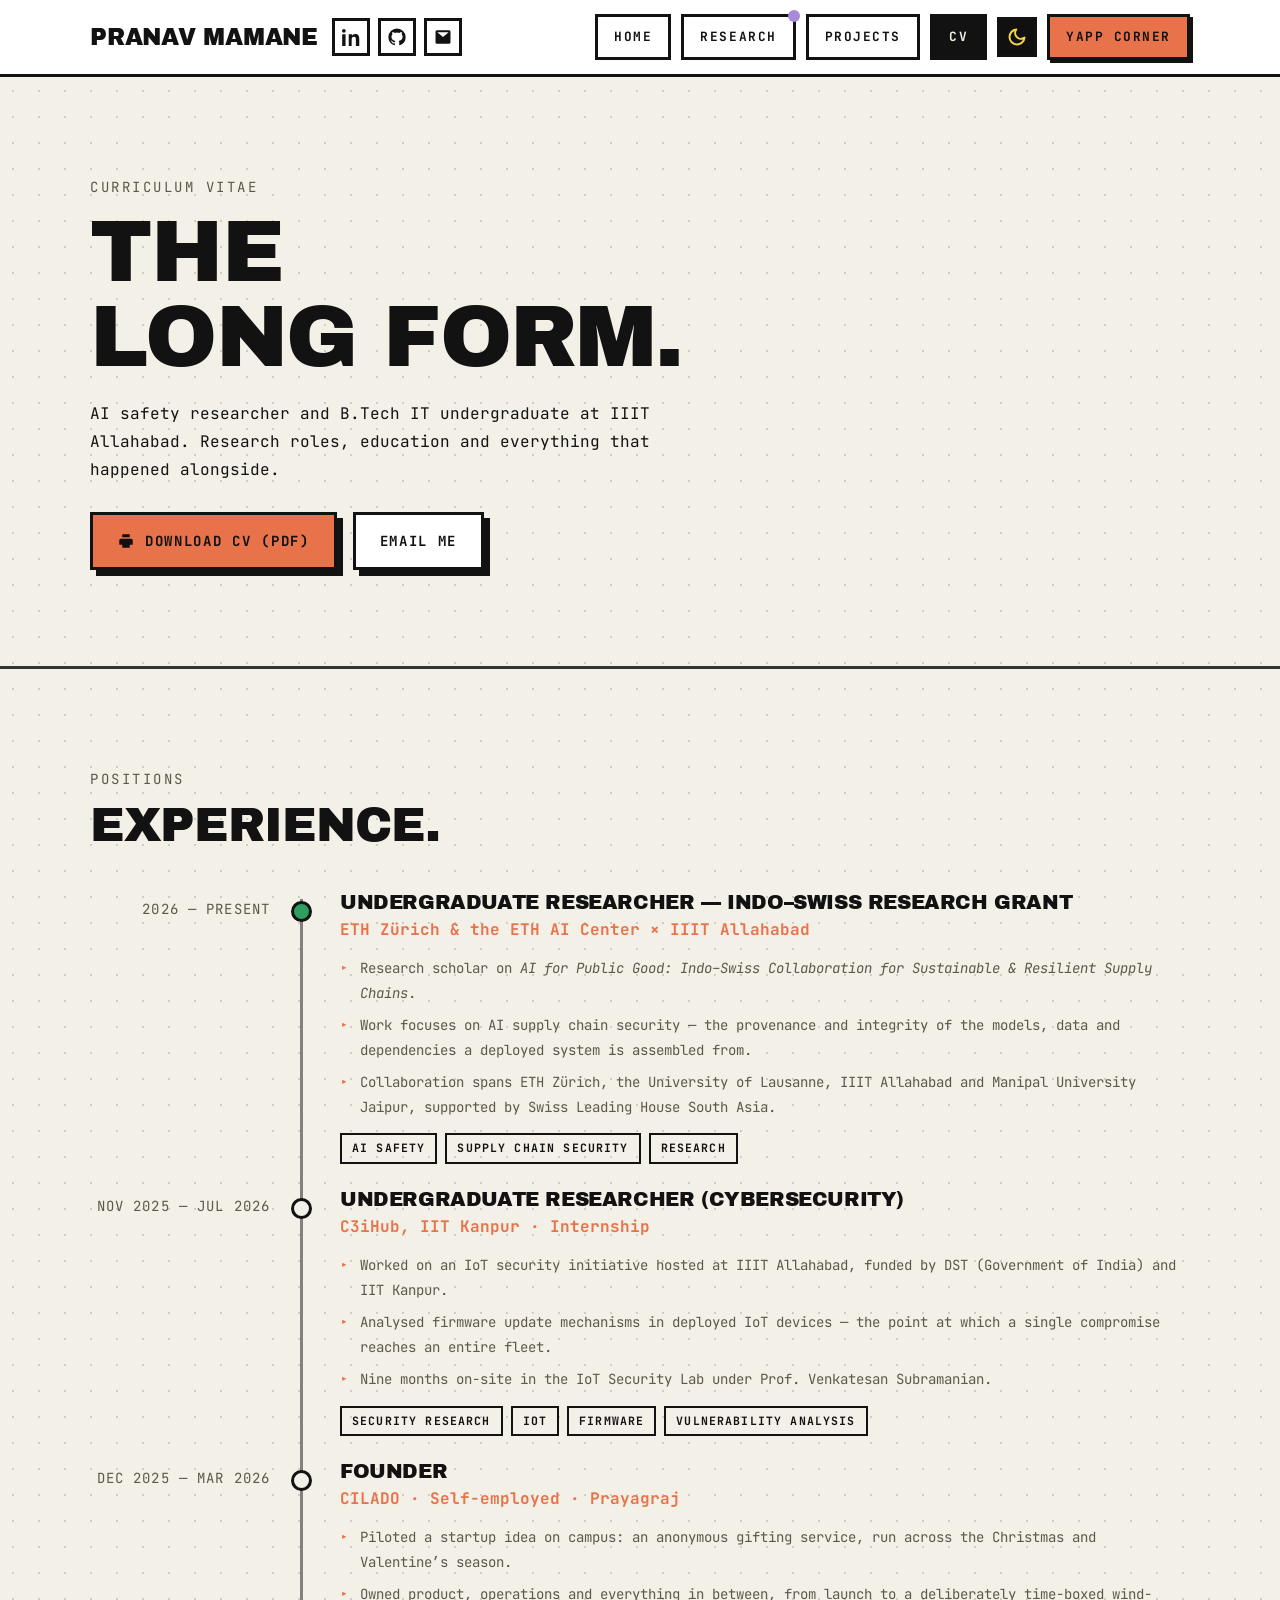
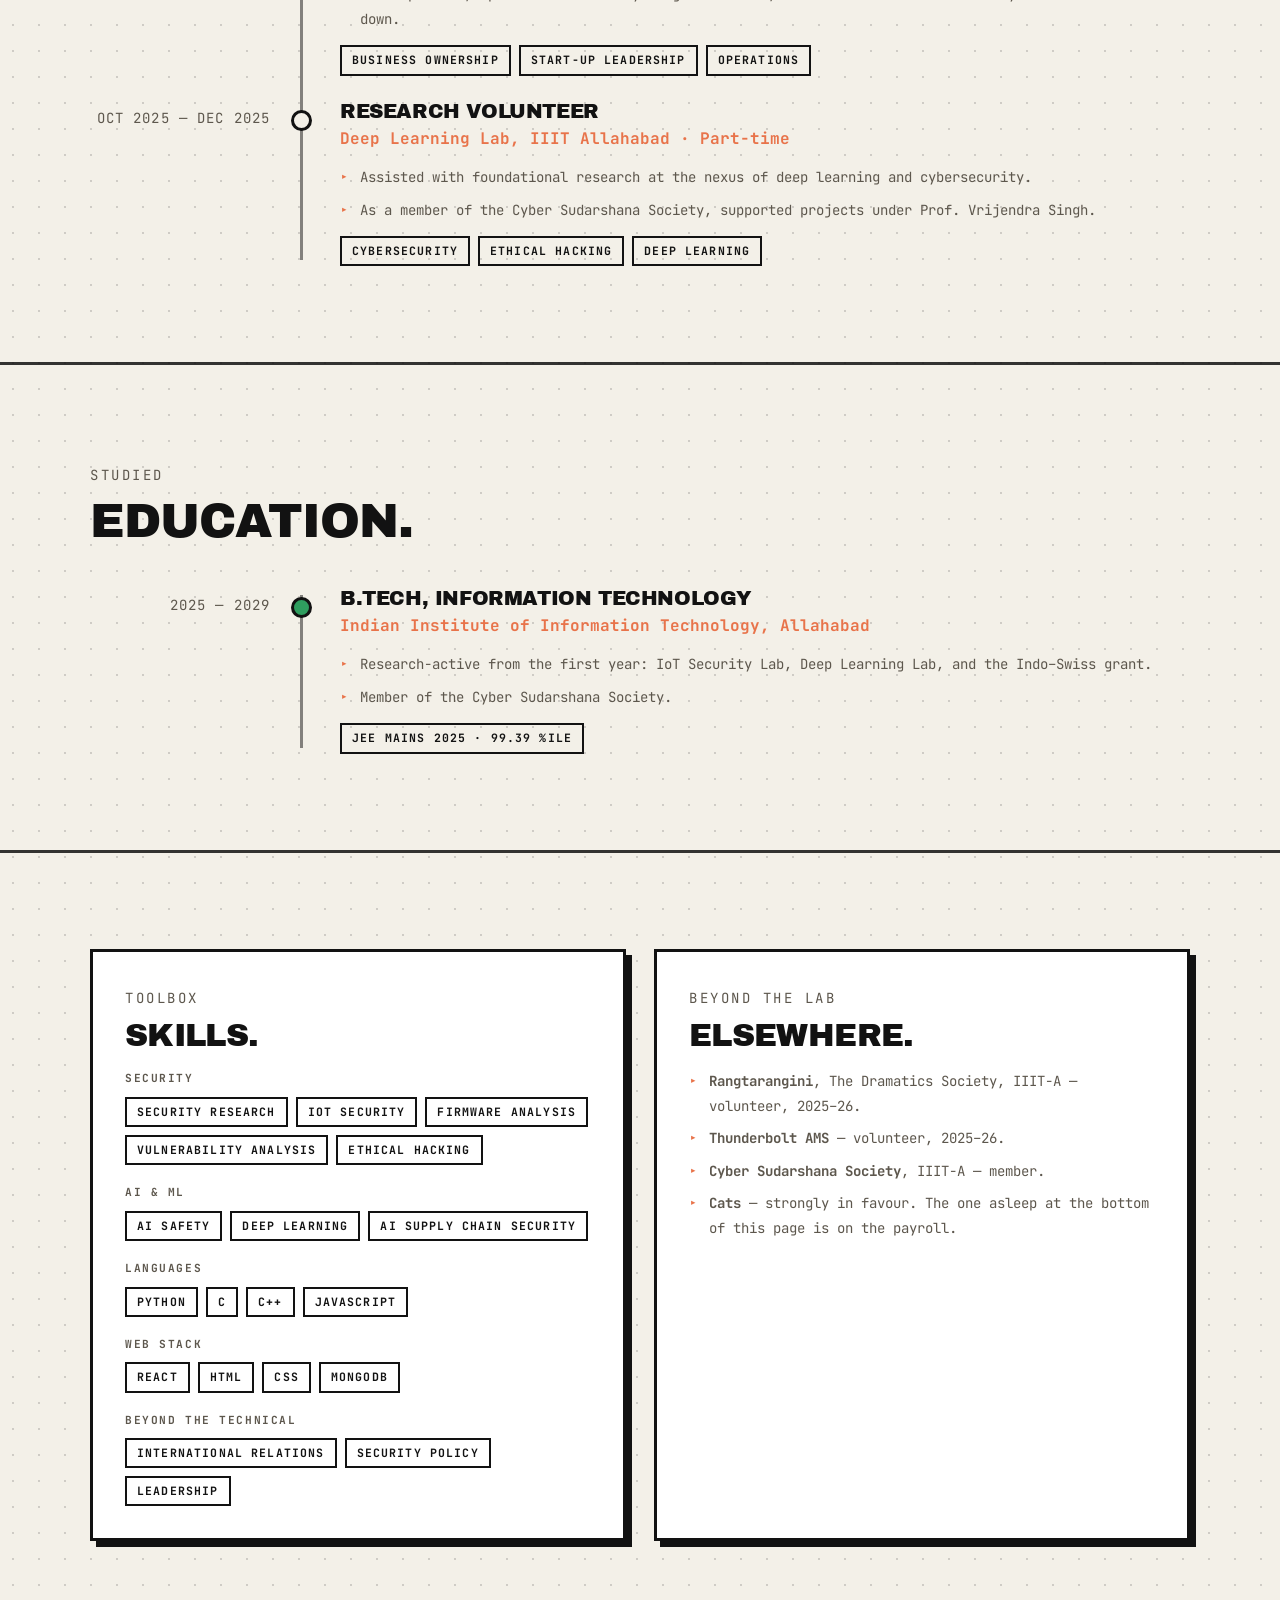
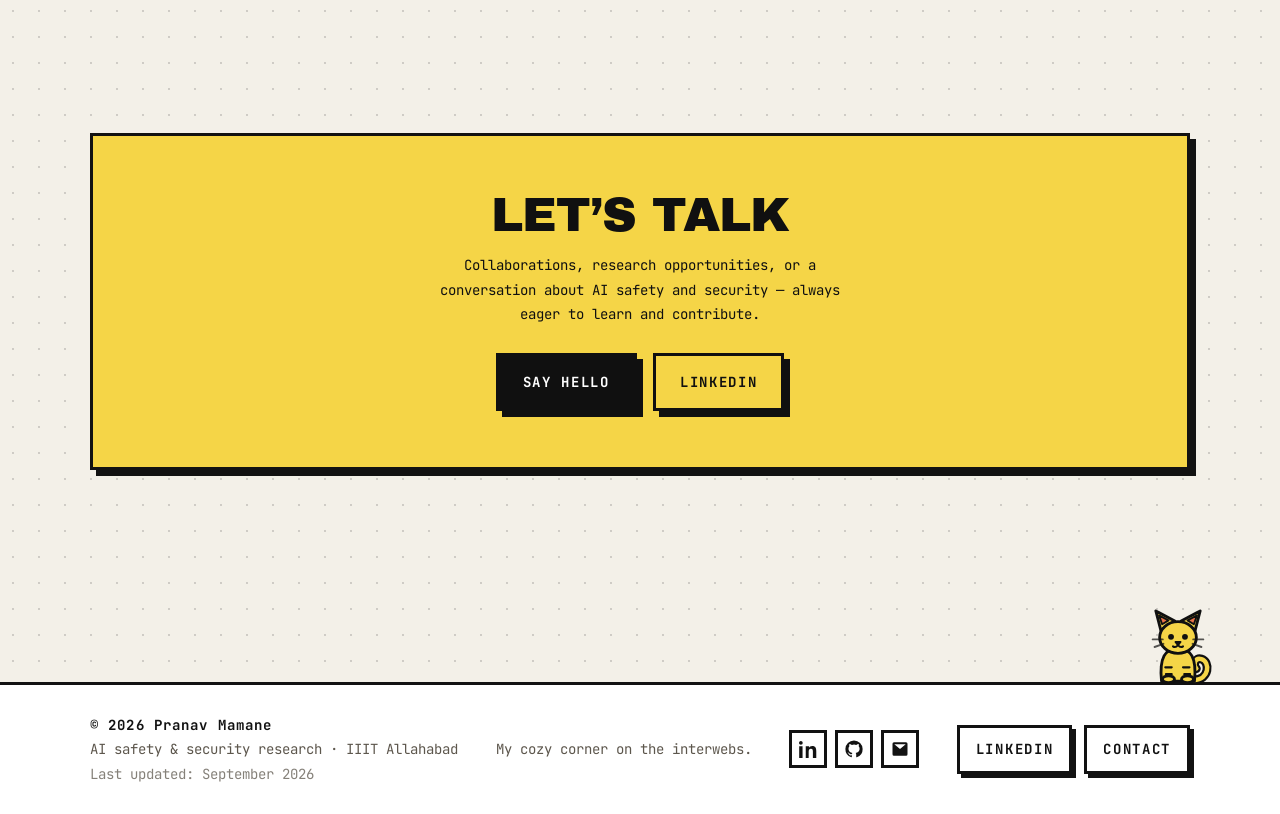
<file: experience.html>
<!doctype html>
<html lang="en" data-theme="dark">
<head>
<meta charset="utf-8">
<meta name="viewport" content="width=device-width, initial-scale=1">
<title>CV — Pranav Mamane</title>
<meta name="description" content="Research experience, education and skills.">
<meta name="color-scheme" content="dark light">
<link rel="icon" href="assets/img/favicon.svg" type="image/svg+xml">
<meta property="og:title" content="CV — Pranav Mamane">
<meta property="og:description" content="Research experience, education and skills.">
<meta property="og:type" content="website">
<meta property="og:image" content="assets/img/og-card.jpg">
<meta property="og:image:width" content="1200">
<meta property="og:image:height" content="630">
<meta name="twitter:card" content="summary_large_image">
<meta name="author" content="Pranav Mamane">
<link rel="preconnect" href="https://fonts.googleapis.com">
<link rel="preconnect" href="https://fonts.gstatic.com" crossorigin>
<link href="https://fonts.googleapis.com/css2?family=Archivo+Black&family=JetBrains+Mono:wght@400;700&display=swap" rel="stylesheet">
<script>document.documentElement.classList.add("js");</script>
<link rel="stylesheet" href="assets/css/style.css">
</head>
<body>
<a class="skip-link" href="#main">Skip to content</a>

<!-- ===== HEADER ===== -->
<header class="header">
  <div class="header__progress" aria-hidden="true"></div>
  <div class="wrap header__inner">
    <div class="brand">
      <a class="brand__name" href="index.html">Pranav Mamane</a>
      <div class="socials">
        <a class="icon-btn" href="https://www.linkedin.com/in/pranavmamane/" aria-label="LinkedIn" rel="me noopener" target="_blank"><svg viewBox="0 0 24 24"><path d="M4.98 3.5A2.5 2.5 0 1 1 0 3.5a2.5 2.5 0 0 1 4.98 0zM.24 8.25h4.5V24H.24zM9 8.25h4.31v2.15h.06c.6-1.14 2.07-2.34 4.26-2.34 4.56 0 5.4 3 5.4 6.9V24h-4.5v-7.9c0-1.88-.03-4.3-2.62-4.3-2.62 0-3.02 2.05-3.02 4.16V24H9z"/></svg></a>
        <a class="icon-btn" href="https://github.com/pranav18june" aria-label="GitHub" rel="me noopener" target="_blank"><svg viewBox="0 0 24 24"><path d="M12 .5A11.5 11.5 0 0 0 .5 12a11.5 11.5 0 0 0 7.86 10.92c.58.1.79-.25.79-.56v-2c-3.2.7-3.88-1.37-3.88-1.37-.53-1.34-1.29-1.7-1.29-1.7-1.05-.72.08-.7.08-.7 1.16.08 1.77 1.19 1.77 1.19 1.03 1.77 2.7 1.26 3.36.96.1-.75.4-1.26.73-1.55-2.55-.29-5.24-1.28-5.24-5.7 0-1.26.45-2.29 1.19-3.1-.12-.29-.52-1.46.11-3.05 0 0 .97-.31 3.18 1.18a11 11 0 0 1 5.8 0c2.2-1.49 3.17-1.18 3.17-1.18.63 1.59.23 2.76.12 3.05.74.81 1.18 1.84 1.18 3.1 0 4.43-2.69 5.4-5.25 5.69.41.36.78 1.06.78 2.14v3.18c0 .31.21.67.8.55A11.5 11.5 0 0 0 23.5 12 11.5 11.5 0 0 0 12 .5z"/></svg></a>
        <a class="icon-btn" href="mailto:pranav18june@gmail.com" aria-label="Email"><svg viewBox="0 0 24 24"><path d="M2 5a2 2 0 0 1 2-2h16a2 2 0 0 1 2 2v14a2 2 0 0 1-2 2H4a2 2 0 0 1-2-2V5zm2.4.8L12 12l7.6-6.2H4.4z"/></svg></a>
      </div>
    </div>
    <nav class="nav" aria-label="Primary">
      <a class="nav__link" href="index.html">Home</a>
      <a class="nav__link" href="research.html" data-dot>Research</a>
      <a class="nav__link" href="projects.html">Projects</a>
      <a class="nav__link" href="experience.html" aria-current="page">CV</a>
      <button class="theme-toggle" type="button" aria-pressed="false" aria-label="Switch to light theme">
        <svg class="sun" viewBox="0 0 24 24" fill="none" stroke="currentColor" stroke-width="2.4" stroke-linecap="round"><circle cx="12" cy="12" r="4.2"/><path d="M12 1.6v2.6M12 19.8v2.6M4.2 4.2l1.9 1.9M17.9 17.9l1.9 1.9M1.6 12h2.6M19.8 12h2.6M4.2 19.8l1.9-1.9M17.9 6.1l1.9-1.9"/></svg>
        <svg class="moon" viewBox="0 0 24 24" fill="none" stroke="currentColor" stroke-width="2.4" stroke-linecap="round" stroke-linejoin="round"><path d="M21 12.8A9 9 0 1 1 11.2 3a7 7 0 0 0 9.8 9.8z"/></svg>
      </button>
      <a class="nav__link nav__link--yapp" href="yapp.html">Yapp corner</a>
    </nav>
  </div>
</header>

<main id="main">

  <!-- ===== PAGE HEAD ===== -->
  <section class="section">
    <div class="wrap">
      <span class="eyebrow">Curriculum vitae</span>
      <h1 class="page-title">The<br>long form.</h1>
      <p class="hero__lead lead-wide">
        AI safety researcher and B.Tech IT undergraduate at IIIT Allahabad. Research roles,
        education and everything that happened alongside.
      </p>
      <div class="hero__actions">
        <!-- Prints this page through the print stylesheet, which the browser
             saves as a PDF. Swap for <a href="cv.pdf" download> if you ever
             want to hand out a designed PDF instead. -->
        <button class="btn btn--primary" type="button" data-print>
          <svg viewBox="0 0 24 24"><path d="M7 3h10v4H7zM5 9h14a2 2 0 0 1 2 2v6h-4v4H7v-4H3v-6a2 2 0 0 1 2-2zm4 8h6v4H9z"/></svg>
          Download CV (PDF)
        </button>
        <a class="btn btn--ghost" href="mailto:pranav18june@gmail.com">Email me</a>
      </div>
    </div>
  </section>

  <hr class="rule">

  <!-- ===== EXPERIENCE ===== -->
  <section class="section" id="experience">
    <div class="wrap">
      <div class="section-head reveal">
        <div>
          <span class="eyebrow">Positions</span>
          <h2>Experience.</h2>
        </div>
      </div>

      <div class="timeline">

        <article class="tl-item is-current reveal">
          <div class="tl-when">2026 &mdash; present</div>
          <h3 class="tl-role">Undergraduate Researcher &mdash; Indo&ndash;Swiss Research Grant</h3>
          <p class="tl-org">ETH Z&uuml;rich &amp; the ETH AI Center &times; IIIT Allahabad</p>
          <ul class="tl-points">
            <li>Research scholar on <em>AI for Public Good: Indo&ndash;Swiss Collaboration for Sustainable &amp; Resilient Supply Chains</em>.</li>
            <li>Work focuses on AI supply chain security &mdash; the provenance and integrity of the models, data and dependencies a deployed system is assembled from.</li>
            <li>Collaboration spans ETH Z&uuml;rich, the University of Lausanne, IIIT Allahabad and Manipal University Jaipur, supported by Swiss Leading House South Asia.</li>
          </ul>
          <div class="tags"><span class="chip">AI safety</span><span class="chip">Supply chain security</span><span class="chip">Research</span></div>
        </article>

        <article class="tl-item reveal">
          <div class="tl-when">Nov 2025 &mdash; Jul 2026</div>
          <h3 class="tl-role">Undergraduate Researcher (Cybersecurity)</h3>
          <p class="tl-org">C3iHub, IIT Kanpur &middot; Internship</p>
          <ul class="tl-points">
            <li>Worked on an IoT security initiative hosted at IIIT Allahabad, funded by DST (Government of India) and IIT Kanpur.</li>
            <li>Analysed firmware update mechanisms in deployed IoT devices &mdash; the point at which a single compromise reaches an entire fleet.</li>
            <li>Nine months on-site in the IoT Security Lab under Prof. Venkatesan Subramanian.</li>
          </ul>
          <div class="tags"><span class="chip">Security research</span><span class="chip">IoT</span><span class="chip">Firmware</span><span class="chip">Vulnerability analysis</span></div>
        </article>

        <article class="tl-item reveal">
          <div class="tl-when">Dec 2025 &mdash; Mar 2026</div>
          <h3 class="tl-role">Founder</h3>
          <p class="tl-org">CILADO &middot; Self-employed &middot; Prayagraj</p>
          <ul class="tl-points">
            <li>Piloted a startup idea on campus: an anonymous gifting service, run across the Christmas and Valentine&rsquo;s season.</li>
            <li>Owned product, operations and everything in between, from launch to a deliberately time-boxed wind-down.</li>
          </ul>
          <div class="tags"><span class="chip">Business ownership</span><span class="chip">Start-up leadership</span><span class="chip">Operations</span></div>
        </article>

        <article class="tl-item reveal">
          <div class="tl-when">Oct 2025 &mdash; Dec 2025</div>
          <h3 class="tl-role">Research Volunteer</h3>
          <p class="tl-org">Deep Learning Lab, IIIT Allahabad &middot; Part-time</p>
          <ul class="tl-points">
            <li>Assisted with foundational research at the nexus of deep learning and cybersecurity.</li>
            <li>As a member of the Cyber Sudarshana Society, supported projects under Prof. Vrijendra Singh.</li>
          </ul>
          <div class="tags"><span class="chip">Cybersecurity</span><span class="chip">Ethical hacking</span><span class="chip">Deep learning</span></div>
        </article>

      </div>
    </div>
  </section>

  <hr class="rule">

  <!-- ===== EDUCATION ===== -->
  <section class="section" id="education">
    <div class="wrap">
      <div class="section-head reveal">
        <div>
          <span class="eyebrow">Studied</span>
          <h2>Education.</h2>
        </div>
      </div>

      <div class="timeline">
        <article class="tl-item is-current reveal">
          <div class="tl-when">2025 &mdash; 2029</div>
          <h3 class="tl-role">B.Tech, Information Technology</h3>
          <p class="tl-org">Indian Institute of Information Technology, Allahabad</p>
          <ul class="tl-points">
            <li>Research-active from the first year: IoT Security Lab, Deep Learning Lab, and the Indo&ndash;Swiss grant.</li>
            <li>Member of the Cyber Sudarshana Society.</li>
          </ul>
          <div class="tags"><span class="chip">JEE Mains 2025 &middot; 99.39 %ile</span></div>
        </article>
      </div>
    </div>
  </section>

  <hr class="rule">

  <!-- ===== SKILLS + BEYOND ===== -->
  <section class="section">
    <div class="wrap grid grid--2">
      <div class="card reveal">
        <span class="eyebrow">Toolbox</span>
        <h2 class="card-title">Skills.</h2>
        <div class="skills">
          <div class="skill-row">
            <span class="skill-row__k">Security</span>
            <div class="tags"><span class="chip">Security research</span><span class="chip">IoT security</span><span class="chip">Firmware analysis</span><span class="chip">Vulnerability analysis</span><span class="chip">Ethical hacking</span></div>
          </div>
          <div class="skill-row">
            <span class="skill-row__k">AI &amp; ML</span>
            <div class="tags"><span class="chip">AI safety</span><span class="chip">Deep learning</span><span class="chip">AI supply chain security</span></div>
          </div>
          <div class="skill-row">
            <span class="skill-row__k">Languages</span>
            <div class="tags"><span class="chip">Python</span><span class="chip">C</span><span class="chip">C++</span><span class="chip">JavaScript</span></div>
          </div>
          <div class="skill-row">
            <span class="skill-row__k">Web stack</span>
            <div class="tags"><span class="chip">React</span><span class="chip">HTML</span><span class="chip">CSS</span><span class="chip">MongoDB</span></div>
          </div>
          <div class="skill-row">
            <span class="skill-row__k">Beyond the technical</span>
            <div class="tags"><span class="chip">International relations</span><span class="chip">Security policy</span><span class="chip">Leadership</span></div>
          </div>
        </div>
      </div>

      <div class="card reveal">
        <span class="eyebrow">Beyond the lab</span>
        <h2 class="card-title">Elsewhere.</h2>
        <ul class="tl-points">
          <li><strong>Rangtarangini</strong>, The Dramatics Society, IIIT-A &mdash; volunteer, 2025&ndash;26.</li>
          <li><strong>Thunderbolt AMS</strong> &mdash; volunteer, 2025&ndash;26.</li>
          <li><strong>Cyber Sudarshana Society</strong>, IIIT-A &mdash; member.</li>
          <li><strong>Cats</strong> &mdash; strongly in favour. The one asleep at the bottom of this page is on the payroll.</li>
        </ul>
      </div>
    </div>
  </section>

  <!-- ===== CTA ===== -->
  <section class="section">
    <div class="wrap">
      <div class="cta reveal">
        <h2>Let&rsquo;s talk</h2>
        <p>Collaborations, research opportunities, or a conversation about AI safety and security &mdash; always eager to learn and contribute.</p>
        <div class="cta__actions">
          <a class="btn btn--primary" href="mailto:pranav18june@gmail.com">Say hello</a>
          <a class="btn" href="https://www.linkedin.com/in/pranavmamane/" target="_blank" rel="noopener">LinkedIn</a>
        </div>
      </div>
    </div>
  </section>

</main>

<!-- ===== FOOTER ===== -->
<footer class="footer">
  <!-- ===== THE CAT (sleeps in dark mode, wakes in light, meows when petted) ===== -->
  <div class="cat" data-cat>
    <button class="cat__btn" type="button" aria-label="Pet the cat">
      <svg class="cat__svg" viewBox="0 0 120 120" role="img" aria-hidden="true">
        <g fill="none" stroke="currentColor" stroke-width="4.5" stroke-linecap="round" stroke-linejoin="round">
          <!-- tail: dark outline stroke + yellow core, so it reads on any background -->
          <g class="cat__tail">
            <path d="M85 112C110 112 111 83 97 79c-10-3-14 9-8 15" stroke-width="14" />
            <path d="M85 112C110 112 111 83 97 79c-10-3-14 9-8 15" stroke-width="7" stroke="var(--yellow)" />
          </g>
          <!-- body -->
          <path d="M34 114C30 77 40 62 60 62s30 15 26 52z" fill="var(--yellow)" />
          <!-- stripes -->
          <path d="M40 92h10M78 92H68M41 103h9M79 103h-9" stroke-width="3.6" />
          <!-- paws -->
          <ellipse cx="45" cy="111" rx="9.5" ry="5.5" fill="var(--yellow)" />
          <ellipse cx="75" cy="111" rx="9.5" ry="5.5" fill="var(--yellow)" />
          <!-- ears -->
          <path d="M33 34 25 3l30 16z" fill="var(--yellow)" />
          <path d="M87 34 95 3 65 19z" fill="var(--yellow)" />
          <!-- head -->
          <ellipse cx="60" cy="45" rx="29" ry="25" fill="var(--yellow)" />
          <path d="M35 24 30 10l15 8z" fill="var(--orange)" stroke-width="3" />
          <path d="M85 24 90 10 75 18z" fill="var(--orange)" stroke-width="3" />
          <!-- eyes: awake -->
          <g class="cat__eyes-open">
            <circle cx="49" cy="44" r="4.6" fill="currentColor" stroke="none" />
            <circle cx="71" cy="44" r="4.6" fill="currentColor" stroke="none" />
          </g>
          <!-- eyes: asleep -->
          <g class="cat__eyes-shut">
            <path d="M44 44q5 5 10 0M66 44q5 5 10 0" stroke-width="3.8" />
          </g>
          <!-- nose + mouth -->
          <path d="M56 52h8l-4 5z" fill="var(--orange)" stroke-width="3" />
          <path d="M60 57q-4 5-8 2M60 57q4 5 8 2" stroke-width="3" />
          <!-- whiskers -->
          <path d="M36 48H20M37 55l-14 5M84 48h16M83 55l14 5" stroke-width="3" stroke="var(--ink)" opacity=".7" />
        </g>
        <!-- sleeping zzz -->
        <g class="cat__zzz" fill="var(--ink)" font-family="var(--font-mono)" font-weight="700">
          <text x="92" y="30" font-size="15">z</text>
          <text x="101" y="19" font-size="11">z</text>
          <text x="108" y="11" font-size="8">z</text>
        </g>
      </svg>
    </button>
    <span class="cat__bubble" aria-hidden="true">meow!</span>
    <span class="sr-only" role="status" data-cat-status></span>
  </div>

  <div class="wrap footer__inner">
    <div class="footer__meta">
      <strong>&copy; <span data-year>2026</span> Pranav Mamane</strong>
      AI safety &amp; security research &middot; IIIT Allahabad<br>
      <span style="opacity:.75">Last updated: September 2026</span>
    </div>
    <div class="footer__meta">My cozy corner on the interwebs.</div>
      <div class="socials footer__socials">
        <a class="icon-btn" href="https://www.linkedin.com/in/pranavmamane/" aria-label="LinkedIn" rel="me noopener" target="_blank"><svg viewBox="0 0 24 24"><path d="M4.98 3.5A2.5 2.5 0 1 1 0 3.5a2.5 2.5 0 0 1 4.98 0zM.24 8.25h4.5V24H.24zM9 8.25h4.31v2.15h.06c.6-1.14 2.07-2.34 4.26-2.34 4.56 0 5.4 3 5.4 6.9V24h-4.5v-7.9c0-1.88-.03-4.3-2.62-4.3-2.62 0-3.02 2.05-3.02 4.16V24H9z"/></svg></a>
        <a class="icon-btn" href="https://github.com/pranav18june" aria-label="GitHub" rel="me noopener" target="_blank"><svg viewBox="0 0 24 24"><path d="M12 .5A11.5 11.5 0 0 0 .5 12a11.5 11.5 0 0 0 7.86 10.92c.58.1.79-.25.79-.56v-2c-3.2.7-3.88-1.37-3.88-1.37-.53-1.34-1.29-1.7-1.29-1.7-1.05-.72.08-.7.08-.7 1.16.08 1.77 1.19 1.77 1.19 1.03 1.77 2.7 1.26 3.36.96.1-.75.4-1.26.73-1.55-2.55-.29-5.24-1.28-5.24-5.7 0-1.26.45-2.29 1.19-3.1-.12-.29-.52-1.46.11-3.05 0 0 .97-.31 3.18 1.18a11 11 0 0 1 5.8 0c2.2-1.49 3.17-1.18 3.17-1.18.63 1.59.23 2.76.12 3.05.74.81 1.18 1.84 1.18 3.1 0 4.43-2.69 5.4-5.25 5.69.41.36.78 1.06.78 2.14v3.18c0 .31.21.67.8.55A11.5 11.5 0 0 0 23.5 12 11.5 11.5 0 0 0 12 .5z"/></svg></a>
        <a class="icon-btn" href="mailto:pranav18june@gmail.com" aria-label="Email"><svg viewBox="0 0 24 24"><path d="M2 5a2 2 0 0 1 2-2h16a2 2 0 0 1 2 2v14a2 2 0 0 1-2 2H4a2 2 0 0 1-2-2V5zm2.4.8L12 12l7.6-6.2H4.4z"/></svg></a>
      </div>
    <div class="footer__actions">
      <a class="btn btn--sm" href="https://www.linkedin.com/in/pranavmamane/" target="_blank" rel="noopener">LinkedIn</a>
      <a class="btn btn--sm" href="mailto:pranav18june@gmail.com">Contact</a>
    </div>
  </div>
</footer>

<script src="assets/js/main.js"></script>
</body>
</html>
</file>
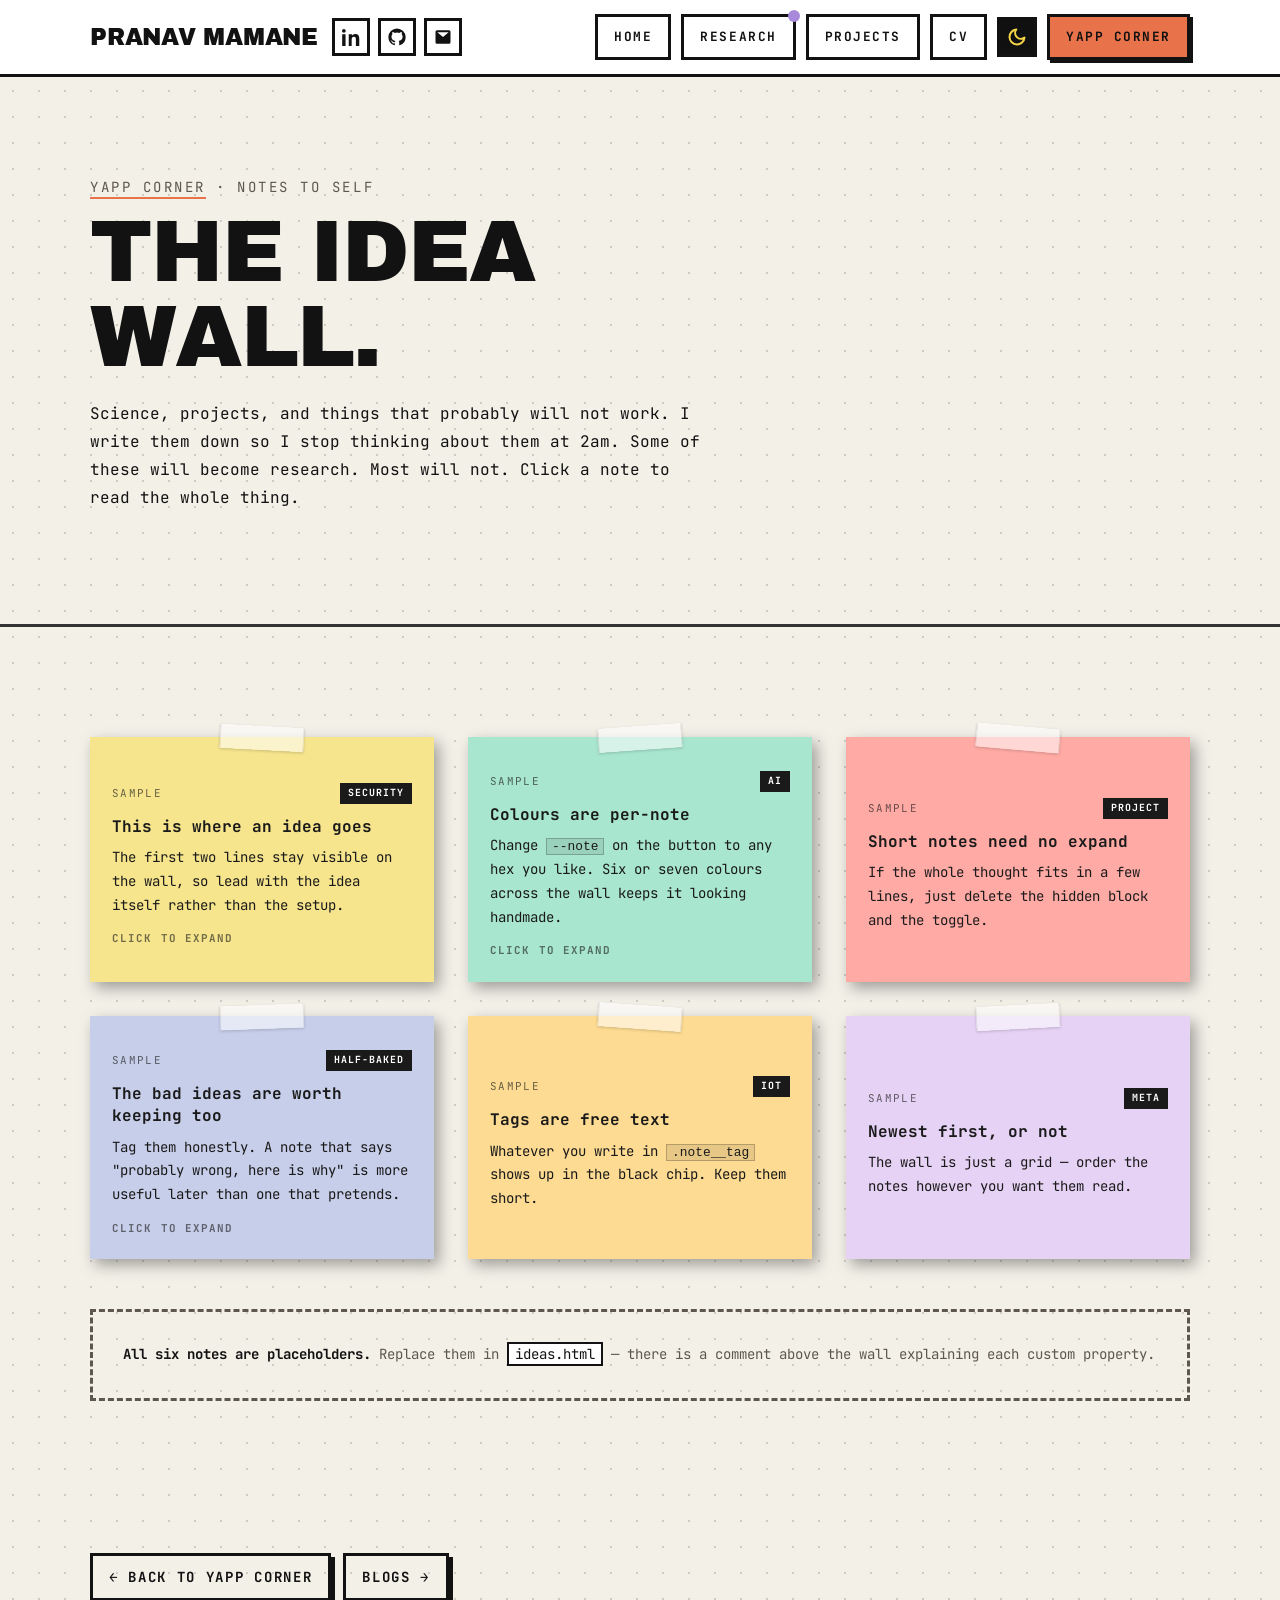
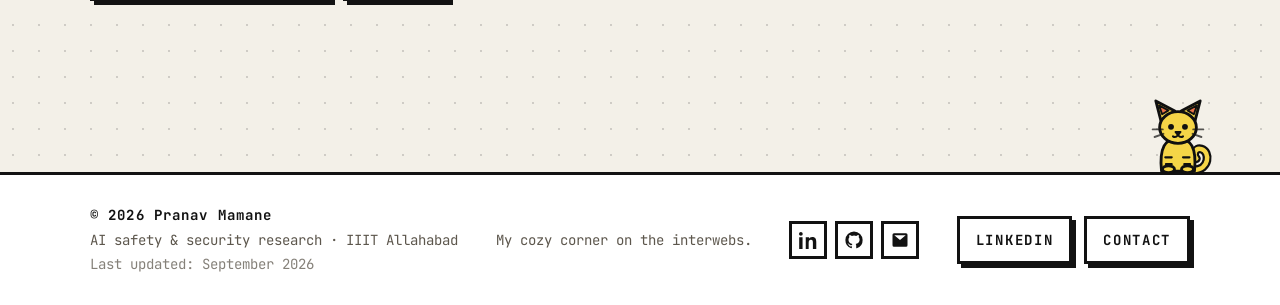
<file: ideas.html>
<!doctype html>
<html lang="en" data-theme="dark">
<head>
<meta charset="utf-8">
<meta name="viewport" content="width=device-width, initial-scale=1">
<title>The Idea Wall — Pranav Mamane</title>
<meta name="description" content="Science, project and half-baked ideas, on sticky notes.">
<meta name="color-scheme" content="dark light">
<link rel="icon" href="assets/img/favicon.svg" type="image/svg+xml">
<meta property="og:title" content="The Idea Wall — Pranav Mamane">
<meta property="og:description" content="Science, project and half-baked ideas, on sticky notes.">
<meta property="og:type" content="website">
<meta property="og:image" content="assets/img/og-card.jpg">
<meta property="og:image:width" content="1200">
<meta property="og:image:height" content="630">
<meta name="twitter:card" content="summary_large_image">
<meta name="author" content="Pranav Mamane">
<link rel="preconnect" href="https://fonts.googleapis.com">
<link rel="preconnect" href="https://fonts.gstatic.com" crossorigin>
<link href="https://fonts.googleapis.com/css2?family=Archivo+Black&family=JetBrains+Mono:wght@400;700&display=swap" rel="stylesheet">
<script>document.documentElement.classList.add("js");</script>
<link rel="stylesheet" href="assets/css/style.css">
</head>
<body>
<a class="skip-link" href="#main">Skip to content</a>

<!-- ===== HEADER ===== -->
<header class="header">
  <div class="header__progress" aria-hidden="true"></div>
  <div class="wrap header__inner">
    <div class="brand">
      <a class="brand__name" href="index.html">Pranav Mamane</a>
      <div class="socials">
        <a class="icon-btn" href="https://www.linkedin.com/in/pranavmamane/" aria-label="LinkedIn" rel="me noopener" target="_blank"><svg viewBox="0 0 24 24"><path d="M4.98 3.5A2.5 2.5 0 1 1 0 3.5a2.5 2.5 0 0 1 4.98 0zM.24 8.25h4.5V24H.24zM9 8.25h4.31v2.15h.06c.6-1.14 2.07-2.34 4.26-2.34 4.56 0 5.4 3 5.4 6.9V24h-4.5v-7.9c0-1.88-.03-4.3-2.62-4.3-2.62 0-3.02 2.05-3.02 4.16V24H9z"/></svg></a>
        <a class="icon-btn" href="https://github.com/pranav18june" aria-label="GitHub" rel="me noopener" target="_blank"><svg viewBox="0 0 24 24"><path d="M12 .5A11.5 11.5 0 0 0 .5 12a11.5 11.5 0 0 0 7.86 10.92c.58.1.79-.25.79-.56v-2c-3.2.7-3.88-1.37-3.88-1.37-.53-1.34-1.29-1.7-1.29-1.7-1.05-.72.08-.7.08-.7 1.16.08 1.77 1.19 1.77 1.19 1.03 1.77 2.7 1.26 3.36.96.1-.75.4-1.26.73-1.55-2.55-.29-5.24-1.28-5.24-5.7 0-1.26.45-2.29 1.19-3.1-.12-.29-.52-1.46.11-3.05 0 0 .97-.31 3.18 1.18a11 11 0 0 1 5.8 0c2.2-1.49 3.17-1.18 3.17-1.18.63 1.59.23 2.76.12 3.05.74.81 1.18 1.84 1.18 3.1 0 4.43-2.69 5.4-5.25 5.69.41.36.78 1.06.78 2.14v3.18c0 .31.21.67.8.55A11.5 11.5 0 0 0 23.5 12 11.5 11.5 0 0 0 12 .5z"/></svg></a>
        <a class="icon-btn" href="mailto:pranav18june@gmail.com" aria-label="Email"><svg viewBox="0 0 24 24"><path d="M2 5a2 2 0 0 1 2-2h16a2 2 0 0 1 2 2v14a2 2 0 0 1-2 2H4a2 2 0 0 1-2-2V5zm2.4.8L12 12l7.6-6.2H4.4z"/></svg></a>
      </div>
    </div>
    <nav class="nav" aria-label="Primary">
      <a class="nav__link" href="index.html">Home</a>
      <a class="nav__link" href="research.html" data-dot>Research</a>
      <a class="nav__link" href="projects.html">Projects</a>
      <a class="nav__link" href="experience.html">CV</a>
      <button class="theme-toggle" type="button" aria-pressed="false" aria-label="Switch to light theme">
        <svg class="sun" viewBox="0 0 24 24" fill="none" stroke="currentColor" stroke-width="2.4" stroke-linecap="round"><circle cx="12" cy="12" r="4.2"/><path d="M12 1.6v2.6M12 19.8v2.6M4.2 4.2l1.9 1.9M17.9 17.9l1.9 1.9M1.6 12h2.6M19.8 12h2.6M4.2 19.8l1.9-1.9M17.9 6.1l1.9-1.9"/></svg>
        <svg class="moon" viewBox="0 0 24 24" fill="none" stroke="currentColor" stroke-width="2.4" stroke-linecap="round" stroke-linejoin="round"><path d="M21 12.8A9 9 0 1 1 11.2 3a7 7 0 0 0 9.8 9.8z"/></svg>
      </button>
      <a class="nav__link nav__link--yapp" href="yapp.html" aria-current="page">Yapp corner</a>
    </nav>
  </div>
</header>

<main id="main">

  <!-- ===== PAGE HEAD ===== -->
  <section class="section">
    <div class="wrap">
      <span class="eyebrow"><a class="tlink" href="yapp.html">Yapp corner</a> &middot; Notes to self</span>
      <h1 class="page-title">The idea<br>wall.</h1>
      <p class="hero__lead lead-wide">
        Science, projects, and things that probably will not work. I write them down
        so I stop thinking about them at 2am. Some of these will become research.
        Most will not. Click a note to read the whole thing.
      </p>
    </div>
  </section>

  <hr class="rule">

  <!-- =========================================================
       TO ADD AN IDEA: copy a <button class="note"> block.
         --note  = the paper colour   (any hex)
         --tilt  = how crooked it sits (-4deg to 4deg looks best)
         --tape  = angle of the tape at the top
       Text inside .note__more is hidden until the note is clicked.
       If a note is short, delete .note__more and .note__toggle.
       ========================================================= -->
  <section class="section">
    <div class="wrap">
      <div class="notes">

        <button class="note reveal" type="button" style="--note:#f6e58d; --tilt:-2deg; --tape:3deg;">
          <div class="note__meta"><span class="note__date">Sample</span><span class="note__tag">Security</span></div>
          <h3>This is where an idea goes</h3>
          <p class="note__body">The first two lines stay visible on the wall, so lead with the idea itself rather than the setup.</p>
          <div class="note__more">
            <p class="note__body">Everything in here is hidden until someone clicks the note. Put the reasoning, the objection you already thought of, and what you would have to build to test it.</p>
          </div>
          <div class="note__toggle">Click to expand</div>
        </button>

        <button class="note reveal" type="button" style="--note:#a8e6cf; --tilt:2.5deg; --tape:-4deg;">
          <div class="note__meta"><span class="note__date">Sample</span><span class="note__tag">AI</span></div>
          <h3>Colours are per-note</h3>
          <p class="note__body">Change <code>--note</code> on the button to any hex you like. Six or seven colours across the wall keeps it looking handmade.</p>
          <div class="note__more">
            <p class="note__body">The tape at the top and the tilt are also per-note, so no two sit quite the same way.</p>
          </div>
          <div class="note__toggle">Click to expand</div>
        </button>

        <button class="note reveal" type="button" style="--note:#ffaaa5; --tilt:-3.5deg; --tape:5deg;">
          <div class="note__meta"><span class="note__date">Sample</span><span class="note__tag">Project</span></div>
          <h3>Short notes need no expand</h3>
          <p class="note__body">If the whole thought fits in a few lines, just delete the hidden block and the toggle.</p>
        </button>

        <button class="note reveal" type="button" style="--note:#c7ceea; --tilt:1.5deg; --tape:-2deg;">
          <div class="note__meta"><span class="note__date">Sample</span><span class="note__tag">Half-baked</span></div>
          <h3>The bad ideas are worth keeping too</h3>
          <p class="note__body">Tag them honestly. A note that says "probably wrong, here is why" is more useful later than one that pretends.</p>
          <div class="note__more">
            <p class="note__body">Past you had a reason. Write it down so future you does not rediscover the same dead end.</p>
          </div>
          <div class="note__toggle">Click to expand</div>
        </button>

        <button class="note reveal" type="button" style="--note:#fddb92; --tilt:-1deg; --tape:4deg;">
          <div class="note__meta"><span class="note__date">Sample</span><span class="note__tag">IoT</span></div>
          <h3>Tags are free text</h3>
          <p class="note__body">Whatever you write in <code>.note__tag</code> shows up in the black chip. Keep them short.</p>
        </button>

        <button class="note reveal" type="button" style="--note:#e6d2f5; --tilt:3deg; --tape:-3deg;">
          <div class="note__meta"><span class="note__date">Sample</span><span class="note__tag">Meta</span></div>
          <h3>Newest first, or not</h3>
          <p class="note__body">The wall is just a grid — order the notes however you want them read.</p>
        </button>

      </div>

      <div class="placeholder reveal" style="margin-top:36px;">
        <strong>All six notes are placeholders.</strong> Replace them in
        <code>ideas.html</code> — there is a comment above the wall explaining each
        custom property.
      </div>
    </div>
  </section>

  <section class="section section--tight">
    <div class="wrap">
      <div class="footer__actions">
        <a class="btn btn--sm" href="yapp.html">&larr; Back to Yapp corner</a>
        <a class="btn btn--sm" href="blog.html">Blogs &rarr;</a>
      </div>
    </div>
  </section>

</main>

<!-- ===== FOOTER ===== -->
<footer class="footer">
  <!-- ===== THE CAT (sleeps in dark mode, wakes in light, meows when petted) ===== -->
  <div class="cat" data-cat>
    <button class="cat__btn" type="button" aria-label="Pet the cat">
      <svg class="cat__svg" viewBox="0 0 120 120" role="img" aria-hidden="true">
        <g fill="none" stroke="currentColor" stroke-width="4.5" stroke-linecap="round" stroke-linejoin="round">
          <!-- tail: dark outline stroke + yellow core, so it reads on any background -->
          <g class="cat__tail">
            <path d="M85 112C110 112 111 83 97 79c-10-3-14 9-8 15" stroke-width="14" />
            <path d="M85 112C110 112 111 83 97 79c-10-3-14 9-8 15" stroke-width="7" stroke="var(--yellow)" />
          </g>
          <!-- body -->
          <path d="M34 114C30 77 40 62 60 62s30 15 26 52z" fill="var(--yellow)" />
          <!-- stripes -->
          <path d="M40 92h10M78 92H68M41 103h9M79 103h-9" stroke-width="3.6" />
          <!-- paws -->
          <ellipse cx="45" cy="111" rx="9.5" ry="5.5" fill="var(--yellow)" />
          <ellipse cx="75" cy="111" rx="9.5" ry="5.5" fill="var(--yellow)" />
          <!-- ears -->
          <path d="M33 34 25 3l30 16z" fill="var(--yellow)" />
          <path d="M87 34 95 3 65 19z" fill="var(--yellow)" />
          <!-- head -->
          <ellipse cx="60" cy="45" rx="29" ry="25" fill="var(--yellow)" />
          <path d="M35 24 30 10l15 8z" fill="var(--orange)" stroke-width="3" />
          <path d="M85 24 90 10 75 18z" fill="var(--orange)" stroke-width="3" />
          <!-- eyes: awake -->
          <g class="cat__eyes-open">
            <circle cx="49" cy="44" r="4.6" fill="currentColor" stroke="none" />
            <circle cx="71" cy="44" r="4.6" fill="currentColor" stroke="none" />
          </g>
          <!-- eyes: asleep -->
          <g class="cat__eyes-shut">
            <path d="M44 44q5 5 10 0M66 44q5 5 10 0" stroke-width="3.8" />
          </g>
          <!-- nose + mouth -->
          <path d="M56 52h8l-4 5z" fill="var(--orange)" stroke-width="3" />
          <path d="M60 57q-4 5-8 2M60 57q4 5 8 2" stroke-width="3" />
          <!-- whiskers -->
          <path d="M36 48H20M37 55l-14 5M84 48h16M83 55l14 5" stroke-width="3" stroke="var(--ink)" opacity=".7" />
        </g>
        <!-- sleeping zzz -->
        <g class="cat__zzz" fill="var(--ink)" font-family="var(--font-mono)" font-weight="700">
          <text x="92" y="30" font-size="15">z</text>
          <text x="101" y="19" font-size="11">z</text>
          <text x="108" y="11" font-size="8">z</text>
        </g>
      </svg>
    </button>
    <span class="cat__bubble" aria-hidden="true">meow!</span>
    <span class="sr-only" role="status" data-cat-status></span>
  </div>

  <div class="wrap footer__inner">
    <div class="footer__meta">
      <strong>&copy; <span data-year>2026</span> Pranav Mamane</strong>
      AI safety &amp; security research &middot; IIIT Allahabad<br>
      <span style="opacity:.75">Last updated: September 2026</span>
    </div>
    <div class="footer__meta">My cozy corner on the interwebs.</div>
      <div class="socials footer__socials">
        <a class="icon-btn" href="https://www.linkedin.com/in/pranavmamane/" aria-label="LinkedIn" rel="me noopener" target="_blank"><svg viewBox="0 0 24 24"><path d="M4.98 3.5A2.5 2.5 0 1 1 0 3.5a2.5 2.5 0 0 1 4.98 0zM.24 8.25h4.5V24H.24zM9 8.25h4.31v2.15h.06c.6-1.14 2.07-2.34 4.26-2.34 4.56 0 5.4 3 5.4 6.9V24h-4.5v-7.9c0-1.88-.03-4.3-2.62-4.3-2.62 0-3.02 2.05-3.02 4.16V24H9z"/></svg></a>
        <a class="icon-btn" href="https://github.com/pranav18june" aria-label="GitHub" rel="me noopener" target="_blank"><svg viewBox="0 0 24 24"><path d="M12 .5A11.5 11.5 0 0 0 .5 12a11.5 11.5 0 0 0 7.86 10.92c.58.1.79-.25.79-.56v-2c-3.2.7-3.88-1.37-3.88-1.37-.53-1.34-1.29-1.7-1.29-1.7-1.05-.72.08-.7.08-.7 1.16.08 1.77 1.19 1.77 1.19 1.03 1.77 2.7 1.26 3.36.96.1-.75.4-1.26.73-1.55-2.55-.29-5.24-1.28-5.24-5.7 0-1.26.45-2.29 1.19-3.1-.12-.29-.52-1.46.11-3.05 0 0 .97-.31 3.18 1.18a11 11 0 0 1 5.8 0c2.2-1.49 3.17-1.18 3.17-1.18.63 1.59.23 2.76.12 3.05.74.81 1.18 1.84 1.18 3.1 0 4.43-2.69 5.4-5.25 5.69.41.36.78 1.06.78 2.14v3.18c0 .31.21.67.8.55A11.5 11.5 0 0 0 23.5 12 11.5 11.5 0 0 0 12 .5z"/></svg></a>
        <a class="icon-btn" href="mailto:pranav18june@gmail.com" aria-label="Email"><svg viewBox="0 0 24 24"><path d="M2 5a2 2 0 0 1 2-2h16a2 2 0 0 1 2 2v14a2 2 0 0 1-2 2H4a2 2 0 0 1-2-2V5zm2.4.8L12 12l7.6-6.2H4.4z"/></svg></a>
      </div>
    <div class="footer__actions">
      <a class="btn btn--sm" href="https://www.linkedin.com/in/pranavmamane/" target="_blank" rel="noopener">LinkedIn</a>
      <a class="btn btn--sm" href="mailto:pranav18june@gmail.com">Contact</a>
    </div>
  </div>
</footer>

<script src="assets/js/main.js"></script>
</body>
</html>
</file>
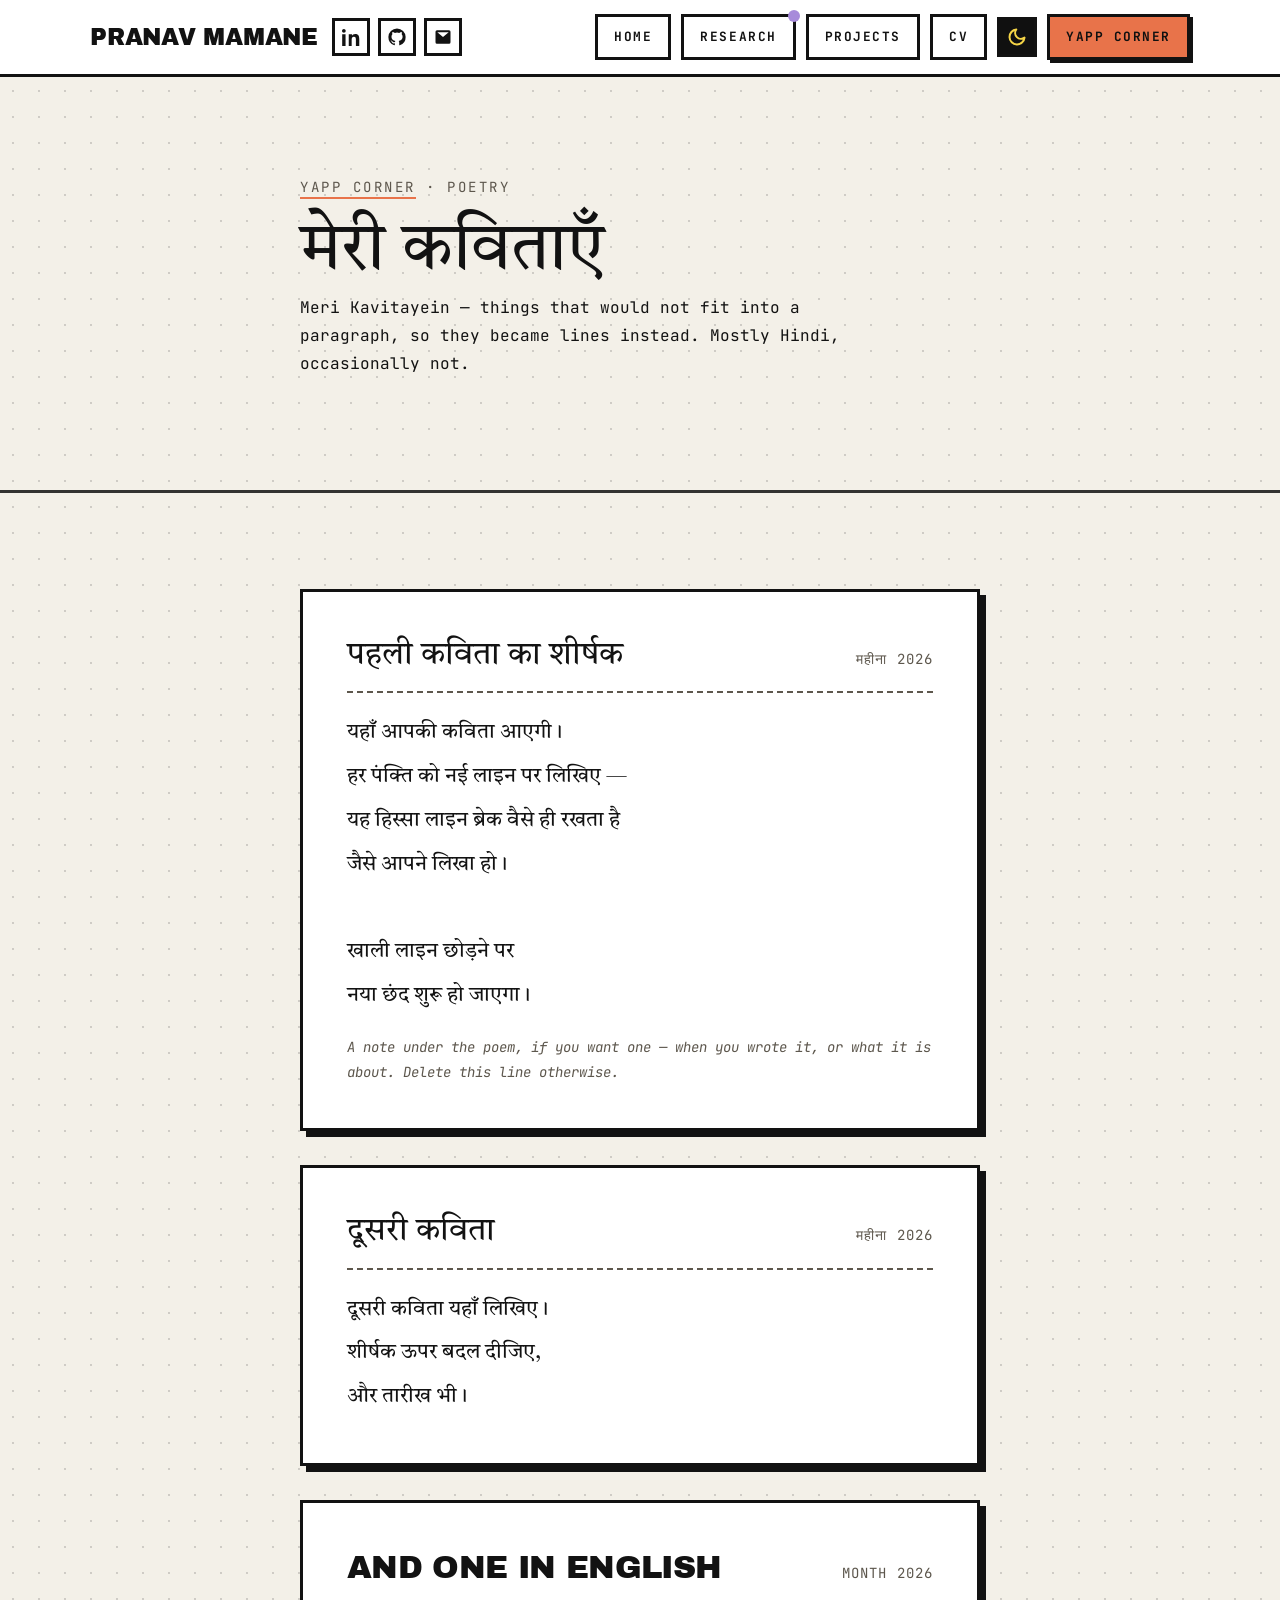
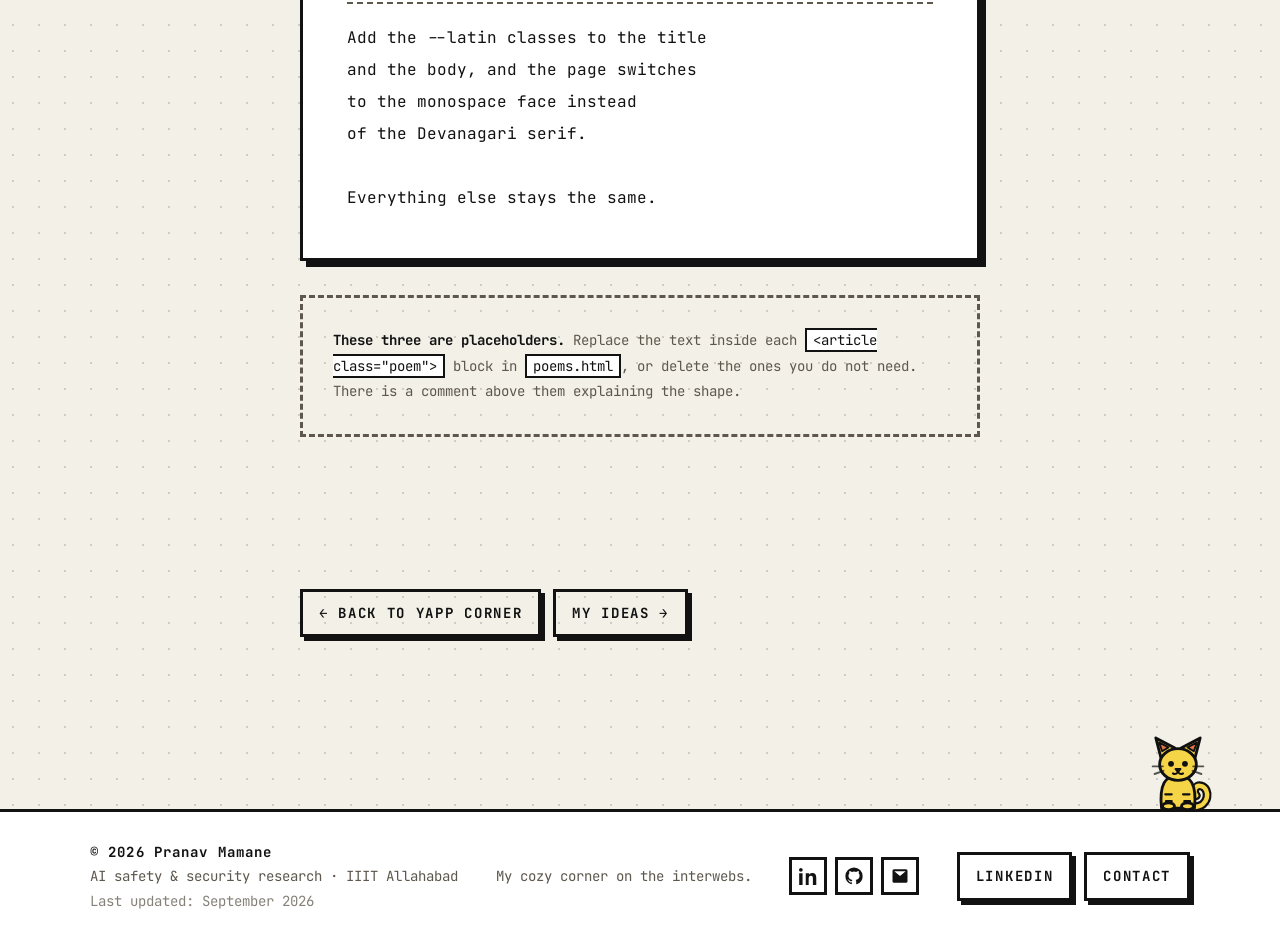
<file: poems.html>
<!doctype html>
<html lang="en" data-theme="dark">
<head>
<meta charset="utf-8">
<meta name="viewport" content="width=device-width, initial-scale=1">
<title>मेरी कविताएँ (Meri Kavitayein) — Pranav Mamane</title>
<meta name="description" content="Poems, mostly in Hindi.">
<meta name="color-scheme" content="dark light">
<link rel="icon" href="assets/img/favicon.svg" type="image/svg+xml">
<meta property="og:title" content="मेरी कविताएँ (Meri Kavitayein) — Pranav Mamane">
<meta property="og:description" content="Poems, mostly in Hindi.">
<meta property="og:type" content="website">
<meta property="og:image" content="assets/img/og-card.jpg">
<meta property="og:image:width" content="1200">
<meta property="og:image:height" content="630">
<meta name="twitter:card" content="summary_large_image">
<meta name="author" content="Pranav Mamane">
<link rel="preconnect" href="https://fonts.googleapis.com">
<link rel="preconnect" href="https://fonts.gstatic.com" crossorigin>
<link href="https://fonts.googleapis.com/css2?family=Archivo+Black&family=JetBrains+Mono:wght@400;700&display=swap" rel="stylesheet">
<link href="https://fonts.googleapis.com/css2?family=Tiro+Devanagari+Hindi:ital@0;1__EXTRA_HEAD__display=swap" rel="stylesheet"><script>document.documentElement.classList.add("js");</script>
<link rel="stylesheet" href="assets/css/style.css">
</head>
<body>
<a class="skip-link" href="#main">Skip to content</a>

<!-- ===== HEADER ===== -->
<header class="header">
  <div class="header__progress" aria-hidden="true"></div>
  <div class="wrap header__inner">
    <div class="brand">
      <a class="brand__name" href="index.html">Pranav Mamane</a>
      <div class="socials">
        <a class="icon-btn" href="https://www.linkedin.com/in/pranavmamane/" aria-label="LinkedIn" rel="me noopener" target="_blank"><svg viewBox="0 0 24 24"><path d="M4.98 3.5A2.5 2.5 0 1 1 0 3.5a2.5 2.5 0 0 1 4.98 0zM.24 8.25h4.5V24H.24zM9 8.25h4.31v2.15h.06c.6-1.14 2.07-2.34 4.26-2.34 4.56 0 5.4 3 5.4 6.9V24h-4.5v-7.9c0-1.88-.03-4.3-2.62-4.3-2.62 0-3.02 2.05-3.02 4.16V24H9z"/></svg></a>
        <a class="icon-btn" href="https://github.com/pranav18june" aria-label="GitHub" rel="me noopener" target="_blank"><svg viewBox="0 0 24 24"><path d="M12 .5A11.5 11.5 0 0 0 .5 12a11.5 11.5 0 0 0 7.86 10.92c.58.1.79-.25.79-.56v-2c-3.2.7-3.88-1.37-3.88-1.37-.53-1.34-1.29-1.7-1.29-1.7-1.05-.72.08-.7.08-.7 1.16.08 1.77 1.19 1.77 1.19 1.03 1.77 2.7 1.26 3.36.96.1-.75.4-1.26.73-1.55-2.55-.29-5.24-1.28-5.24-5.7 0-1.26.45-2.29 1.19-3.1-.12-.29-.52-1.46.11-3.05 0 0 .97-.31 3.18 1.18a11 11 0 0 1 5.8 0c2.2-1.49 3.17-1.18 3.17-1.18.63 1.59.23 2.76.12 3.05.74.81 1.18 1.84 1.18 3.1 0 4.43-2.69 5.4-5.25 5.69.41.36.78 1.06.78 2.14v3.18c0 .31.21.67.8.55A11.5 11.5 0 0 0 23.5 12 11.5 11.5 0 0 0 12 .5z"/></svg></a>
        <a class="icon-btn" href="mailto:pranav18june@gmail.com" aria-label="Email"><svg viewBox="0 0 24 24"><path d="M2 5a2 2 0 0 1 2-2h16a2 2 0 0 1 2 2v14a2 2 0 0 1-2 2H4a2 2 0 0 1-2-2V5zm2.4.8L12 12l7.6-6.2H4.4z"/></svg></a>
      </div>
    </div>
    <nav class="nav" aria-label="Primary">
      <a class="nav__link" href="index.html">Home</a>
      <a class="nav__link" href="research.html" data-dot>Research</a>
      <a class="nav__link" href="projects.html">Projects</a>
      <a class="nav__link" href="experience.html">CV</a>
      <button class="theme-toggle" type="button" aria-pressed="false" aria-label="Switch to light theme">
        <svg class="sun" viewBox="0 0 24 24" fill="none" stroke="currentColor" stroke-width="2.4" stroke-linecap="round"><circle cx="12" cy="12" r="4.2"/><path d="M12 1.6v2.6M12 19.8v2.6M4.2 4.2l1.9 1.9M17.9 17.9l1.9 1.9M1.6 12h2.6M19.8 12h2.6M4.2 19.8l1.9-1.9M17.9 6.1l1.9-1.9"/></svg>
        <svg class="moon" viewBox="0 0 24 24" fill="none" stroke="currentColor" stroke-width="2.4" stroke-linecap="round" stroke-linejoin="round"><path d="M21 12.8A9 9 0 1 1 11.2 3a7 7 0 0 0 9.8 9.8z"/></svg>
      </button>
      <a class="nav__link nav__link--yapp" href="yapp.html" aria-current="page">Yapp corner</a>
    </nav>
  </div>
</header>

<main id="main">

  <!-- ===== PAGE HEAD ===== -->
  <section class="section">
    <div class="wrap poem-page">
      <span class="eyebrow"><a class="tlink" href="yapp.html">Yapp corner</a> &middot; Poetry</span>
      <h1 class="poem-title-deva" lang="hi">मेरी कविताएँ</h1>
      <p class="hero__lead" style="max-width:56ch;">
        Meri Kavitayein &mdash; things that would not fit into a paragraph, so they
        became lines instead. Mostly Hindi, occasionally not.
      </p>
    </div>
  </section>

  <hr class="rule">

  <!-- =========================================================
       TO ADD A POEM: copy one <article class="poem"> block below
       and replace the title, date and body. Line breaks inside
       .poem__body are preserved exactly as you type them, so write
       each line of the poem on its own line. Newest at the top.
       For a poem in English, add the --latin modifier classes.
       ========================================================= -->
  <section class="section">
    <div class="wrap poem-page">

      <!-- SAMPLE - replace with your own poem -->
      <article class="poem reveal">
        <div class="poem__head">
          <h2 class="poem__title" lang="hi">पहली कविता का शीर्षक</h2>
          <span class="poem__date">महीना 2026</span>
        </div>
        <p class="poem__body" lang="hi">यहाँ आपकी कविता आएगी।
हर पंक्ति को नई लाइन पर लिखिए —
यह हिस्सा लाइन ब्रेक वैसे ही रखता है
जैसे आपने लिखा हो।

खाली लाइन छोड़ने पर
नया छंद शुरू हो जाएगा।</p>
        <p class="poem__note">A note under the poem, if you want one — when you wrote it, or what it is about. Delete this line otherwise.</p>
      </article>

      <!-- SAMPLE - replace with your own poem -->
      <article class="poem reveal">
        <div class="poem__head">
          <h2 class="poem__title" lang="hi">दूसरी कविता</h2>
          <span class="poem__date">महीना 2026</span>
        </div>
        <p class="poem__body" lang="hi">दूसरी कविता यहाँ लिखिए।
शीर्षक ऊपर बदल दीजिए,
और तारीख भी।</p>
      </article>

      <!-- SAMPLE - this is how a poem in English looks -->
      <article class="poem reveal">
        <div class="poem__head">
          <h2 class="poem__title poem__title--latin">And one in English</h2>
          <span class="poem__date">Month 2026</span>
        </div>
        <p class="poem__body poem__body--latin">Add the --latin classes to the title
and the body, and the page switches
to the monospace face instead
of the Devanagari serif.

Everything else stays the same.</p>
      </article>

      <div class="placeholder reveal">
        <strong>These three are placeholders.</strong> Replace the text inside each
        <code>&lt;article class="poem"&gt;</code> block in <code>poems.html</code>, or delete
        the ones you do not need. There is a comment above them explaining the shape.
      </div>

    </div>
  </section>

  <section class="section section--tight">
    <div class="wrap poem-page">
      <div class="footer__actions">
        <a class="btn btn--sm" href="yapp.html">&larr; Back to Yapp corner</a>
        <a class="btn btn--sm" href="ideas.html">My ideas &rarr;</a>
      </div>
    </div>
  </section>

</main>

<!-- ===== FOOTER ===== -->
<footer class="footer">
  <!-- ===== THE CAT (sleeps in dark mode, wakes in light, meows when petted) ===== -->
  <div class="cat" data-cat>
    <button class="cat__btn" type="button" aria-label="Pet the cat">
      <svg class="cat__svg" viewBox="0 0 120 120" role="img" aria-hidden="true">
        <g fill="none" stroke="currentColor" stroke-width="4.5" stroke-linecap="round" stroke-linejoin="round">
          <!-- tail: dark outline stroke + yellow core, so it reads on any background -->
          <g class="cat__tail">
            <path d="M85 112C110 112 111 83 97 79c-10-3-14 9-8 15" stroke-width="14" />
            <path d="M85 112C110 112 111 83 97 79c-10-3-14 9-8 15" stroke-width="7" stroke="var(--yellow)" />
          </g>
          <!-- body -->
          <path d="M34 114C30 77 40 62 60 62s30 15 26 52z" fill="var(--yellow)" />
          <!-- stripes -->
          <path d="M40 92h10M78 92H68M41 103h9M79 103h-9" stroke-width="3.6" />
          <!-- paws -->
          <ellipse cx="45" cy="111" rx="9.5" ry="5.5" fill="var(--yellow)" />
          <ellipse cx="75" cy="111" rx="9.5" ry="5.5" fill="var(--yellow)" />
          <!-- ears -->
          <path d="M33 34 25 3l30 16z" fill="var(--yellow)" />
          <path d="M87 34 95 3 65 19z" fill="var(--yellow)" />
          <!-- head -->
          <ellipse cx="60" cy="45" rx="29" ry="25" fill="var(--yellow)" />
          <path d="M35 24 30 10l15 8z" fill="var(--orange)" stroke-width="3" />
          <path d="M85 24 90 10 75 18z" fill="var(--orange)" stroke-width="3" />
          <!-- eyes: awake -->
          <g class="cat__eyes-open">
            <circle cx="49" cy="44" r="4.6" fill="currentColor" stroke="none" />
            <circle cx="71" cy="44" r="4.6" fill="currentColor" stroke="none" />
          </g>
          <!-- eyes: asleep -->
          <g class="cat__eyes-shut">
            <path d="M44 44q5 5 10 0M66 44q5 5 10 0" stroke-width="3.8" />
          </g>
          <!-- nose + mouth -->
          <path d="M56 52h8l-4 5z" fill="var(--orange)" stroke-width="3" />
          <path d="M60 57q-4 5-8 2M60 57q4 5 8 2" stroke-width="3" />
          <!-- whiskers -->
          <path d="M36 48H20M37 55l-14 5M84 48h16M83 55l14 5" stroke-width="3" stroke="var(--ink)" opacity=".7" />
        </g>
        <!-- sleeping zzz -->
        <g class="cat__zzz" fill="var(--ink)" font-family="var(--font-mono)" font-weight="700">
          <text x="92" y="30" font-size="15">z</text>
          <text x="101" y="19" font-size="11">z</text>
          <text x="108" y="11" font-size="8">z</text>
        </g>
      </svg>
    </button>
    <span class="cat__bubble" aria-hidden="true">meow!</span>
    <span class="sr-only" role="status" data-cat-status></span>
  </div>

  <div class="wrap footer__inner">
    <div class="footer__meta">
      <strong>&copy; <span data-year>2026</span> Pranav Mamane</strong>
      AI safety &amp; security research &middot; IIIT Allahabad<br>
      <span style="opacity:.75">Last updated: September 2026</span>
    </div>
    <div class="footer__meta">My cozy corner on the interwebs.</div>
      <div class="socials footer__socials">
        <a class="icon-btn" href="https://www.linkedin.com/in/pranavmamane/" aria-label="LinkedIn" rel="me noopener" target="_blank"><svg viewBox="0 0 24 24"><path d="M4.98 3.5A2.5 2.5 0 1 1 0 3.5a2.5 2.5 0 0 1 4.98 0zM.24 8.25h4.5V24H.24zM9 8.25h4.31v2.15h.06c.6-1.14 2.07-2.34 4.26-2.34 4.56 0 5.4 3 5.4 6.9V24h-4.5v-7.9c0-1.88-.03-4.3-2.62-4.3-2.62 0-3.02 2.05-3.02 4.16V24H9z"/></svg></a>
        <a class="icon-btn" href="https://github.com/pranav18june" aria-label="GitHub" rel="me noopener" target="_blank"><svg viewBox="0 0 24 24"><path d="M12 .5A11.5 11.5 0 0 0 .5 12a11.5 11.5 0 0 0 7.86 10.92c.58.1.79-.25.79-.56v-2c-3.2.7-3.88-1.37-3.88-1.37-.53-1.34-1.29-1.7-1.29-1.7-1.05-.72.08-.7.08-.7 1.16.08 1.77 1.19 1.77 1.19 1.03 1.77 2.7 1.26 3.36.96.1-.75.4-1.26.73-1.55-2.55-.29-5.24-1.28-5.24-5.7 0-1.26.45-2.29 1.19-3.1-.12-.29-.52-1.46.11-3.05 0 0 .97-.31 3.18 1.18a11 11 0 0 1 5.8 0c2.2-1.49 3.17-1.18 3.17-1.18.63 1.59.23 2.76.12 3.05.74.81 1.18 1.84 1.18 3.1 0 4.43-2.69 5.4-5.25 5.69.41.36.78 1.06.78 2.14v3.18c0 .31.21.67.8.55A11.5 11.5 0 0 0 23.5 12 11.5 11.5 0 0 0 12 .5z"/></svg></a>
        <a class="icon-btn" href="mailto:pranav18june@gmail.com" aria-label="Email"><svg viewBox="0 0 24 24"><path d="M2 5a2 2 0 0 1 2-2h16a2 2 0 0 1 2 2v14a2 2 0 0 1-2 2H4a2 2 0 0 1-2-2V5zm2.4.8L12 12l7.6-6.2H4.4z"/></svg></a>
      </div>
    <div class="footer__actions">
      <a class="btn btn--sm" href="https://www.linkedin.com/in/pranavmamane/" target="_blank" rel="noopener">LinkedIn</a>
      <a class="btn btn--sm" href="mailto:pranav18june@gmail.com">Contact</a>
    </div>
  </div>
</footer>

<script src="assets/js/main.js"></script>
</body>
</html>
</file>
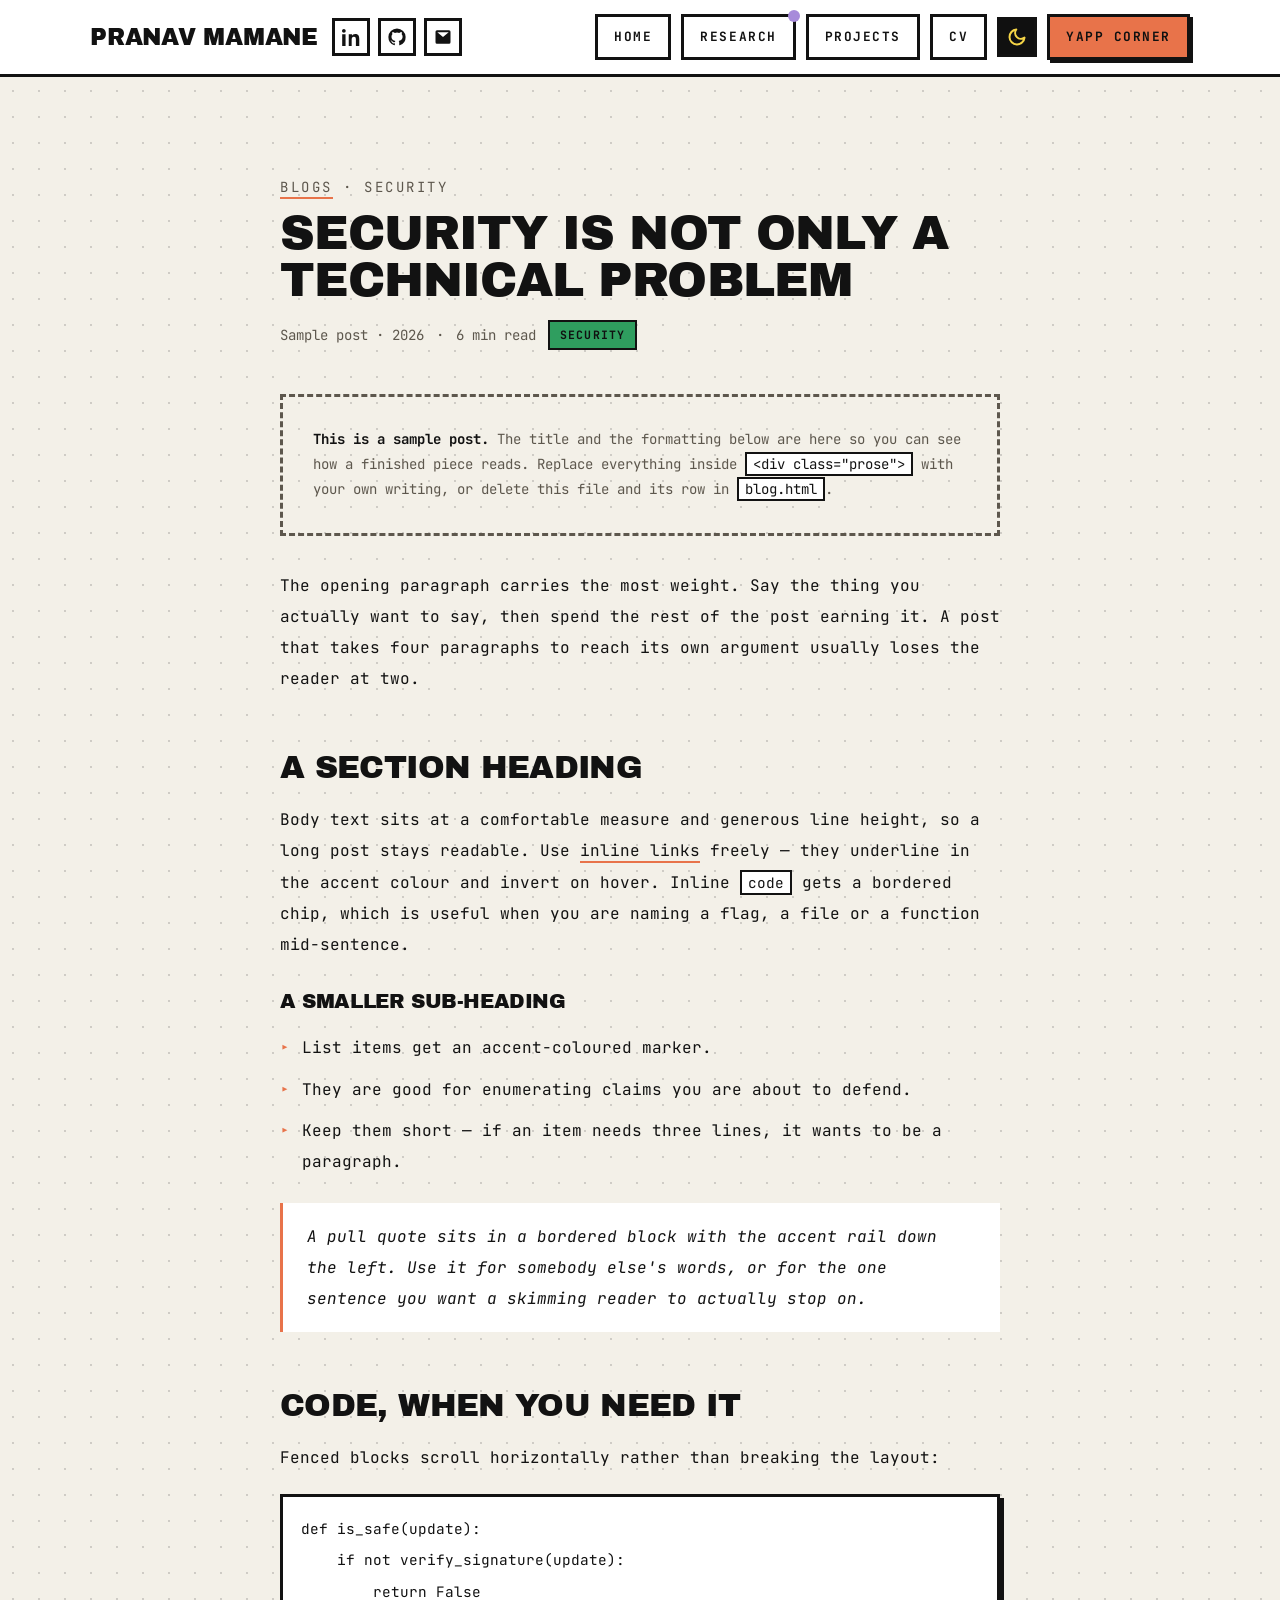
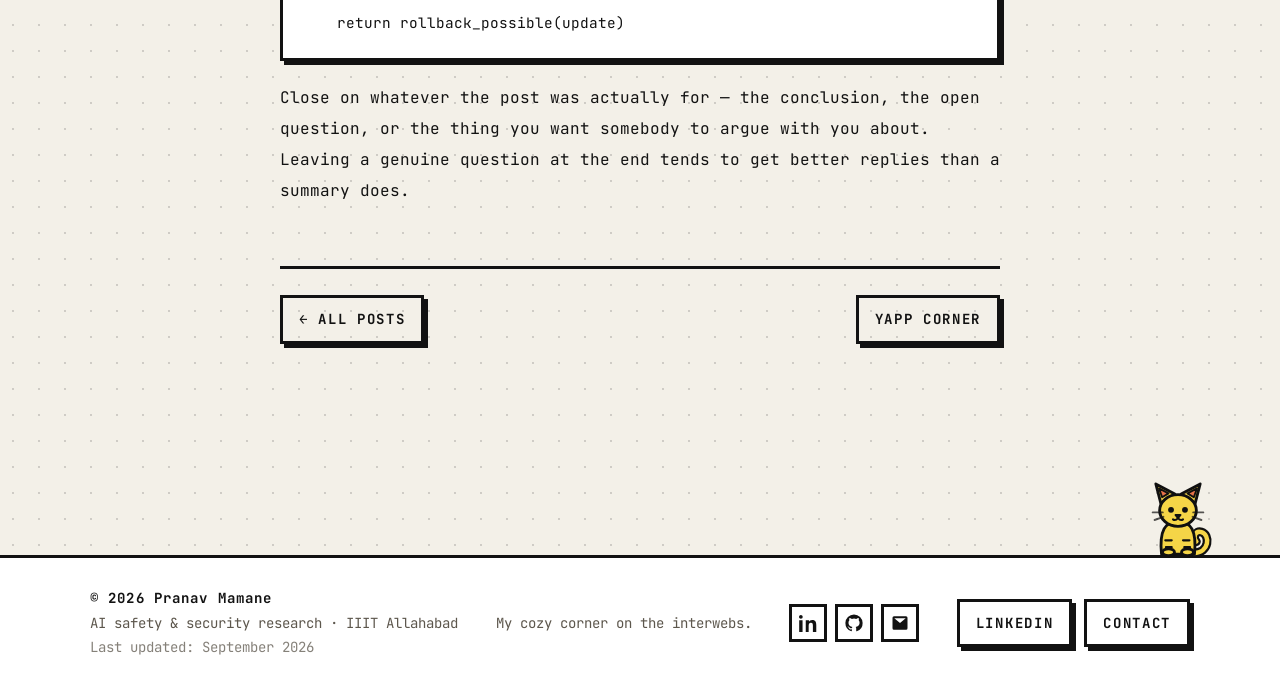
<file: post-sample-one.html>
<!doctype html>
<html lang="en" data-theme="dark">
<head>
<meta charset="utf-8">
<meta name="viewport" content="width=device-width, initial-scale=1">
<title>Security is not only a technical problem — Pranav Mamane</title>
<meta name="description" content="A sample post.">
<meta name="color-scheme" content="dark light">
<link rel="icon" href="assets/img/favicon.svg" type="image/svg+xml">
<meta property="og:title" content="Security is not only a technical problem — Pranav Mamane">
<meta property="og:description" content="A sample post.">
<meta property="og:type" content="website">
<meta property="og:image" content="assets/img/og-card.jpg">
<meta property="og:image:width" content="1200">
<meta property="og:image:height" content="630">
<meta name="twitter:card" content="summary_large_image">
<meta name="author" content="Pranav Mamane">
<link rel="preconnect" href="https://fonts.googleapis.com">
<link rel="preconnect" href="https://fonts.gstatic.com" crossorigin>
<link href="https://fonts.googleapis.com/css2?family=Archivo+Black&family=JetBrains+Mono:wght@400;700&display=swap" rel="stylesheet">
<script>document.documentElement.classList.add("js");</script>
<link rel="stylesheet" href="assets/css/style.css">
</head>
<body>
<a class="skip-link" href="#main">Skip to content</a>

<!-- ===== HEADER ===== -->
<header class="header">
  <div class="header__progress" aria-hidden="true"></div>
  <div class="wrap header__inner">
    <div class="brand">
      <a class="brand__name" href="index.html">Pranav Mamane</a>
      <div class="socials">
        <a class="icon-btn" href="https://www.linkedin.com/in/pranavmamane/" aria-label="LinkedIn" rel="me noopener" target="_blank"><svg viewBox="0 0 24 24"><path d="M4.98 3.5A2.5 2.5 0 1 1 0 3.5a2.5 2.5 0 0 1 4.98 0zM.24 8.25h4.5V24H.24zM9 8.25h4.31v2.15h.06c.6-1.14 2.07-2.34 4.26-2.34 4.56 0 5.4 3 5.4 6.9V24h-4.5v-7.9c0-1.88-.03-4.3-2.62-4.3-2.62 0-3.02 2.05-3.02 4.16V24H9z"/></svg></a>
        <a class="icon-btn" href="https://github.com/pranav18june" aria-label="GitHub" rel="me noopener" target="_blank"><svg viewBox="0 0 24 24"><path d="M12 .5A11.5 11.5 0 0 0 .5 12a11.5 11.5 0 0 0 7.86 10.92c.58.1.79-.25.79-.56v-2c-3.2.7-3.88-1.37-3.88-1.37-.53-1.34-1.29-1.7-1.29-1.7-1.05-.72.08-.7.08-.7 1.16.08 1.77 1.19 1.77 1.19 1.03 1.77 2.7 1.26 3.36.96.1-.75.4-1.26.73-1.55-2.55-.29-5.24-1.28-5.24-5.7 0-1.26.45-2.29 1.19-3.1-.12-.29-.52-1.46.11-3.05 0 0 .97-.31 3.18 1.18a11 11 0 0 1 5.8 0c2.2-1.49 3.17-1.18 3.17-1.18.63 1.59.23 2.76.12 3.05.74.81 1.18 1.84 1.18 3.1 0 4.43-2.69 5.4-5.25 5.69.41.36.78 1.06.78 2.14v3.18c0 .31.21.67.8.55A11.5 11.5 0 0 0 23.5 12 11.5 11.5 0 0 0 12 .5z"/></svg></a>
        <a class="icon-btn" href="mailto:pranav18june@gmail.com" aria-label="Email"><svg viewBox="0 0 24 24"><path d="M2 5a2 2 0 0 1 2-2h16a2 2 0 0 1 2 2v14a2 2 0 0 1-2 2H4a2 2 0 0 1-2-2V5zm2.4.8L12 12l7.6-6.2H4.4z"/></svg></a>
      </div>
    </div>
    <nav class="nav" aria-label="Primary">
      <a class="nav__link" href="index.html">Home</a>
      <a class="nav__link" href="research.html" data-dot>Research</a>
      <a class="nav__link" href="projects.html">Projects</a>
      <a class="nav__link" href="experience.html">CV</a>
      <button class="theme-toggle" type="button" aria-pressed="false" aria-label="Switch to light theme">
        <svg class="sun" viewBox="0 0 24 24" fill="none" stroke="currentColor" stroke-width="2.4" stroke-linecap="round"><circle cx="12" cy="12" r="4.2"/><path d="M12 1.6v2.6M12 19.8v2.6M4.2 4.2l1.9 1.9M17.9 17.9l1.9 1.9M1.6 12h2.6M19.8 12h2.6M4.2 19.8l1.9-1.9M17.9 6.1l1.9-1.9"/></svg>
        <svg class="moon" viewBox="0 0 24 24" fill="none" stroke="currentColor" stroke-width="2.4" stroke-linecap="round" stroke-linejoin="round"><path d="M21 12.8A9 9 0 1 1 11.2 3a7 7 0 0 0 9.8 9.8z"/></svg>
      </button>
      <a class="nav__link nav__link--yapp" href="yapp.html" aria-current="page">Yapp corner</a>
    </nav>
  </div>
</header>

<main id="main">
  <section class="section">
    <div class="wrap">
      <article class="post">

        <header class="post__head">
          <span class="eyebrow"><a class="tlink" href="blog.html">Blogs</a> &middot; Security</span>
          <h1>Security is not only a technical problem</h1>
          <div class="post__meta">
            <span>Sample post &middot; 2026</span>
            <span aria-hidden="true">&middot;</span>
            <span>6 min read</span>
            <span class="chip chip--green">Security</span>
          </div>
        </header>

        <div class="placeholder" style="margin-bottom:34px;">
          <strong>This is a sample post.</strong> The title and the formatting below are
          here so you can see how a finished piece reads. Replace everything inside
          <code>&lt;div class="prose"&gt;</code> with your own writing, or delete this file
          and its row in <code>blog.html</code>.
        </div>

        <!-- =====================================================
             Write the post in here. Every element below is styled:
             h2, h3, p, ul, blockquote, code, pre and links.
             ===================================================== -->
        <div class="prose">

          <p>
            The opening paragraph carries the most weight. Say the thing you actually
            want to say, then spend the rest of the post earning it. A post that takes
            four paragraphs to reach its own argument usually loses the reader at two.
          </p>

          <h2>A section heading</h2>

          <p>
            Body text sits at a comfortable measure and generous line height, so a long
            post stays readable. Use <a href="blog.html">inline links</a> freely — they
            underline in the accent colour and invert on hover. Inline
            <code>code</code> gets a bordered chip, which is useful when you are naming
            a flag, a file or a function mid-sentence.
          </p>

          <h3>A smaller sub-heading</h3>

          <ul>
            <li>List items get an accent-coloured marker.</li>
            <li>They are good for enumerating claims you are about to defend.</li>
            <li>Keep them short — if an item needs three lines, it wants to be a paragraph.</li>
          </ul>

          <blockquote>
            A pull quote sits in a bordered block with the accent rail down the left.
            Use it for somebody else's words, or for the one sentence you want a
            skimming reader to actually stop on.
          </blockquote>

          <h2>Code, when you need it</h2>

          <p>Fenced blocks scroll horizontally rather than breaking the layout:</p>

          <pre><code>def is_safe(update):
    if not verify_signature(update):
        return False
    return rollback_possible(update)</code></pre>

          <p>
            Close on whatever the post was actually for — the conclusion, the open
            question, or the thing you want somebody to argue with you about. Leaving a
            genuine question at the end tends to get better replies than a summary does.
          </p>

        </div>

        <footer class="post__foot">
          <a class="btn btn--sm" href="blog.html">&larr; All posts</a>
          <a class="btn btn--sm" href="yapp.html">Yapp corner</a>
        </footer>

      </article>
    </div>
  </section>
</main>

<!-- ===== FOOTER ===== -->
<footer class="footer">
  <!-- ===== THE CAT (sleeps in dark mode, wakes in light, meows when petted) ===== -->
  <div class="cat" data-cat>
    <button class="cat__btn" type="button" aria-label="Pet the cat">
      <svg class="cat__svg" viewBox="0 0 120 120" role="img" aria-hidden="true">
        <g fill="none" stroke="currentColor" stroke-width="4.5" stroke-linecap="round" stroke-linejoin="round">
          <!-- tail: dark outline stroke + yellow core, so it reads on any background -->
          <g class="cat__tail">
            <path d="M85 112C110 112 111 83 97 79c-10-3-14 9-8 15" stroke-width="14" />
            <path d="M85 112C110 112 111 83 97 79c-10-3-14 9-8 15" stroke-width="7" stroke="var(--yellow)" />
          </g>
          <!-- body -->
          <path d="M34 114C30 77 40 62 60 62s30 15 26 52z" fill="var(--yellow)" />
          <!-- stripes -->
          <path d="M40 92h10M78 92H68M41 103h9M79 103h-9" stroke-width="3.6" />
          <!-- paws -->
          <ellipse cx="45" cy="111" rx="9.5" ry="5.5" fill="var(--yellow)" />
          <ellipse cx="75" cy="111" rx="9.5" ry="5.5" fill="var(--yellow)" />
          <!-- ears -->
          <path d="M33 34 25 3l30 16z" fill="var(--yellow)" />
          <path d="M87 34 95 3 65 19z" fill="var(--yellow)" />
          <!-- head -->
          <ellipse cx="60" cy="45" rx="29" ry="25" fill="var(--yellow)" />
          <path d="M35 24 30 10l15 8z" fill="var(--orange)" stroke-width="3" />
          <path d="M85 24 90 10 75 18z" fill="var(--orange)" stroke-width="3" />
          <!-- eyes: awake -->
          <g class="cat__eyes-open">
            <circle cx="49" cy="44" r="4.6" fill="currentColor" stroke="none" />
            <circle cx="71" cy="44" r="4.6" fill="currentColor" stroke="none" />
          </g>
          <!-- eyes: asleep -->
          <g class="cat__eyes-shut">
            <path d="M44 44q5 5 10 0M66 44q5 5 10 0" stroke-width="3.8" />
          </g>
          <!-- nose + mouth -->
          <path d="M56 52h8l-4 5z" fill="var(--orange)" stroke-width="3" />
          <path d="M60 57q-4 5-8 2M60 57q4 5 8 2" stroke-width="3" />
          <!-- whiskers -->
          <path d="M36 48H20M37 55l-14 5M84 48h16M83 55l14 5" stroke-width="3" stroke="var(--ink)" opacity=".7" />
        </g>
        <!-- sleeping zzz -->
        <g class="cat__zzz" fill="var(--ink)" font-family="var(--font-mono)" font-weight="700">
          <text x="92" y="30" font-size="15">z</text>
          <text x="101" y="19" font-size="11">z</text>
          <text x="108" y="11" font-size="8">z</text>
        </g>
      </svg>
    </button>
    <span class="cat__bubble" aria-hidden="true">meow!</span>
    <span class="sr-only" role="status" data-cat-status></span>
  </div>

  <div class="wrap footer__inner">
    <div class="footer__meta">
      <strong>&copy; <span data-year>2026</span> Pranav Mamane</strong>
      AI safety &amp; security research &middot; IIIT Allahabad<br>
      <span style="opacity:.75">Last updated: September 2026</span>
    </div>
    <div class="footer__meta">My cozy corner on the interwebs.</div>
      <div class="socials footer__socials">
        <a class="icon-btn" href="https://www.linkedin.com/in/pranavmamane/" aria-label="LinkedIn" rel="me noopener" target="_blank"><svg viewBox="0 0 24 24"><path d="M4.98 3.5A2.5 2.5 0 1 1 0 3.5a2.5 2.5 0 0 1 4.98 0zM.24 8.25h4.5V24H.24zM9 8.25h4.31v2.15h.06c.6-1.14 2.07-2.34 4.26-2.34 4.56 0 5.4 3 5.4 6.9V24h-4.5v-7.9c0-1.88-.03-4.3-2.62-4.3-2.62 0-3.02 2.05-3.02 4.16V24H9z"/></svg></a>
        <a class="icon-btn" href="https://github.com/pranav18june" aria-label="GitHub" rel="me noopener" target="_blank"><svg viewBox="0 0 24 24"><path d="M12 .5A11.5 11.5 0 0 0 .5 12a11.5 11.5 0 0 0 7.86 10.92c.58.1.79-.25.79-.56v-2c-3.2.7-3.88-1.37-3.88-1.37-.53-1.34-1.29-1.7-1.29-1.7-1.05-.72.08-.7.08-.7 1.16.08 1.77 1.19 1.77 1.19 1.03 1.77 2.7 1.26 3.36.96.1-.75.4-1.26.73-1.55-2.55-.29-5.24-1.28-5.24-5.7 0-1.26.45-2.29 1.19-3.1-.12-.29-.52-1.46.11-3.05 0 0 .97-.31 3.18 1.18a11 11 0 0 1 5.8 0c2.2-1.49 3.17-1.18 3.17-1.18.63 1.59.23 2.76.12 3.05.74.81 1.18 1.84 1.18 3.1 0 4.43-2.69 5.4-5.25 5.69.41.36.78 1.06.78 2.14v3.18c0 .31.21.67.8.55A11.5 11.5 0 0 0 23.5 12 11.5 11.5 0 0 0 12 .5z"/></svg></a>
        <a class="icon-btn" href="mailto:pranav18june@gmail.com" aria-label="Email"><svg viewBox="0 0 24 24"><path d="M2 5a2 2 0 0 1 2-2h16a2 2 0 0 1 2 2v14a2 2 0 0 1-2 2H4a2 2 0 0 1-2-2V5zm2.4.8L12 12l7.6-6.2H4.4z"/></svg></a>
      </div>
    <div class="footer__actions">
      <a class="btn btn--sm" href="https://www.linkedin.com/in/pranavmamane/" target="_blank" rel="noopener">LinkedIn</a>
      <a class="btn btn--sm" href="mailto:pranav18june@gmail.com">Contact</a>
    </div>
  </div>
</footer>

<script src="assets/js/main.js"></script>
</body>
</html>
</file>
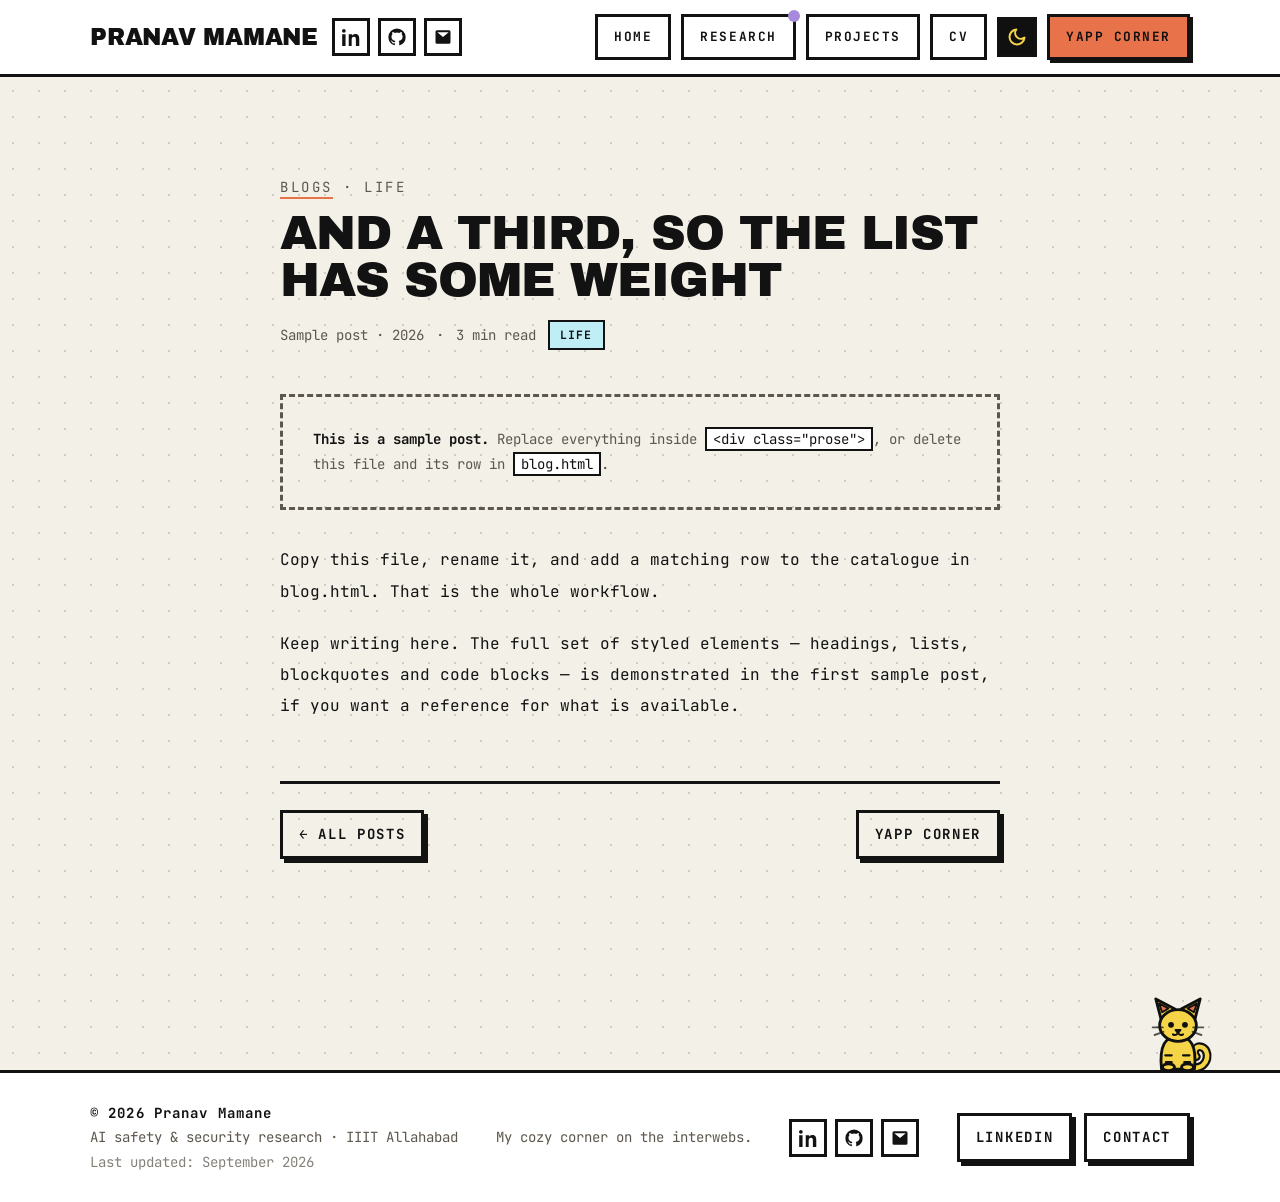
<file: post-sample-three.html>
<!doctype html>
<html lang="en" data-theme="dark">
<head>
<meta charset="utf-8">
<meta name="viewport" content="width=device-width, initial-scale=1">
<title>And a third, so the list has some weight — Pranav Mamane</title>
<meta name="description" content="A sample post.">
<meta name="color-scheme" content="dark light">
<link rel="icon" href="assets/img/favicon.svg" type="image/svg+xml">
<meta property="og:title" content="And a third, so the list has some weight — Pranav Mamane">
<meta property="og:description" content="A sample post.">
<meta property="og:type" content="website">
<meta property="og:image" content="assets/img/og-card.jpg">
<meta property="og:image:width" content="1200">
<meta property="og:image:height" content="630">
<meta name="twitter:card" content="summary_large_image">
<meta name="author" content="Pranav Mamane">
<link rel="preconnect" href="https://fonts.googleapis.com">
<link rel="preconnect" href="https://fonts.gstatic.com" crossorigin>
<link href="https://fonts.googleapis.com/css2?family=Archivo+Black&family=JetBrains+Mono:wght@400;700&display=swap" rel="stylesheet">
<script>document.documentElement.classList.add("js");</script>
<link rel="stylesheet" href="assets/css/style.css">
</head>
<body>
<a class="skip-link" href="#main">Skip to content</a>

<!-- ===== HEADER ===== -->
<header class="header">
  <div class="header__progress" aria-hidden="true"></div>
  <div class="wrap header__inner">
    <div class="brand">
      <a class="brand__name" href="index.html">Pranav Mamane</a>
      <div class="socials">
        <a class="icon-btn" href="https://www.linkedin.com/in/pranavmamane/" aria-label="LinkedIn" rel="me noopener" target="_blank"><svg viewBox="0 0 24 24"><path d="M4.98 3.5A2.5 2.5 0 1 1 0 3.5a2.5 2.5 0 0 1 4.98 0zM.24 8.25h4.5V24H.24zM9 8.25h4.31v2.15h.06c.6-1.14 2.07-2.34 4.26-2.34 4.56 0 5.4 3 5.4 6.9V24h-4.5v-7.9c0-1.88-.03-4.3-2.62-4.3-2.62 0-3.02 2.05-3.02 4.16V24H9z"/></svg></a>
        <a class="icon-btn" href="https://github.com/pranav18june" aria-label="GitHub" rel="me noopener" target="_blank"><svg viewBox="0 0 24 24"><path d="M12 .5A11.5 11.5 0 0 0 .5 12a11.5 11.5 0 0 0 7.86 10.92c.58.1.79-.25.79-.56v-2c-3.2.7-3.88-1.37-3.88-1.37-.53-1.34-1.29-1.7-1.29-1.7-1.05-.72.08-.7.08-.7 1.16.08 1.77 1.19 1.77 1.19 1.03 1.77 2.7 1.26 3.36.96.1-.75.4-1.26.73-1.55-2.55-.29-5.24-1.28-5.24-5.7 0-1.26.45-2.29 1.19-3.1-.12-.29-.52-1.46.11-3.05 0 0 .97-.31 3.18 1.18a11 11 0 0 1 5.8 0c2.2-1.49 3.17-1.18 3.17-1.18.63 1.59.23 2.76.12 3.05.74.81 1.18 1.84 1.18 3.1 0 4.43-2.69 5.4-5.25 5.69.41.36.78 1.06.78 2.14v3.18c0 .31.21.67.8.55A11.5 11.5 0 0 0 23.5 12 11.5 11.5 0 0 0 12 .5z"/></svg></a>
        <a class="icon-btn" href="mailto:pranav18june@gmail.com" aria-label="Email"><svg viewBox="0 0 24 24"><path d="M2 5a2 2 0 0 1 2-2h16a2 2 0 0 1 2 2v14a2 2 0 0 1-2 2H4a2 2 0 0 1-2-2V5zm2.4.8L12 12l7.6-6.2H4.4z"/></svg></a>
      </div>
    </div>
    <nav class="nav" aria-label="Primary">
      <a class="nav__link" href="index.html">Home</a>
      <a class="nav__link" href="research.html" data-dot>Research</a>
      <a class="nav__link" href="projects.html">Projects</a>
      <a class="nav__link" href="experience.html">CV</a>
      <button class="theme-toggle" type="button" aria-pressed="false" aria-label="Switch to light theme">
        <svg class="sun" viewBox="0 0 24 24" fill="none" stroke="currentColor" stroke-width="2.4" stroke-linecap="round"><circle cx="12" cy="12" r="4.2"/><path d="M12 1.6v2.6M12 19.8v2.6M4.2 4.2l1.9 1.9M17.9 17.9l1.9 1.9M1.6 12h2.6M19.8 12h2.6M4.2 19.8l1.9-1.9M17.9 6.1l1.9-1.9"/></svg>
        <svg class="moon" viewBox="0 0 24 24" fill="none" stroke="currentColor" stroke-width="2.4" stroke-linecap="round" stroke-linejoin="round"><path d="M21 12.8A9 9 0 1 1 11.2 3a7 7 0 0 0 9.8 9.8z"/></svg>
      </button>
      <a class="nav__link nav__link--yapp" href="yapp.html" aria-current="page">Yapp corner</a>
    </nav>
  </div>
</header>

<main id="main">
  <section class="section">
    <div class="wrap">
      <article class="post">

        <header class="post__head">
          <span class="eyebrow"><a class="tlink" href="blog.html">Blogs</a> &middot; Life</span>
          <h1>And a third, so the list has some weight</h1>
          <div class="post__meta">
            <span>Sample post &middot; 2026</span>
            <span aria-hidden="true">&middot;</span>
            <span>3 min read</span>
            <span class="chip chip--cyan">Life</span>
          </div>
        </header>

        <div class="placeholder" style="margin-bottom:34px;">
          <strong>This is a sample post.</strong> Replace everything inside
          <code>&lt;div class="prose"&gt;</code>, or delete this file and its row in
          <code>blog.html</code>.
        </div>

        <div class="prose">
          <p>Copy this file, rename it, and add a matching row to the catalogue in blog.html. That is the whole workflow.</p>
          <p>
            Keep writing here. The full set of styled elements — headings, lists,
            blockquotes and code blocks — is demonstrated in the first sample post,
            if you want a reference for what is available.
          </p>
        </div>

        <footer class="post__foot">
          <a class="btn btn--sm" href="blog.html">&larr; All posts</a>
          <a class="btn btn--sm" href="yapp.html">Yapp corner</a>
        </footer>

      </article>
    </div>
  </section>
</main>

<!-- ===== FOOTER ===== -->
<footer class="footer">
  <!-- ===== THE CAT (sleeps in dark mode, wakes in light, meows when petted) ===== -->
  <div class="cat" data-cat>
    <button class="cat__btn" type="button" aria-label="Pet the cat">
      <svg class="cat__svg" viewBox="0 0 120 120" role="img" aria-hidden="true">
        <g fill="none" stroke="currentColor" stroke-width="4.5" stroke-linecap="round" stroke-linejoin="round">
          <!-- tail: dark outline stroke + yellow core, so it reads on any background -->
          <g class="cat__tail">
            <path d="M85 112C110 112 111 83 97 79c-10-3-14 9-8 15" stroke-width="14" />
            <path d="M85 112C110 112 111 83 97 79c-10-3-14 9-8 15" stroke-width="7" stroke="var(--yellow)" />
          </g>
          <!-- body -->
          <path d="M34 114C30 77 40 62 60 62s30 15 26 52z" fill="var(--yellow)" />
          <!-- stripes -->
          <path d="M40 92h10M78 92H68M41 103h9M79 103h-9" stroke-width="3.6" />
          <!-- paws -->
          <ellipse cx="45" cy="111" rx="9.5" ry="5.5" fill="var(--yellow)" />
          <ellipse cx="75" cy="111" rx="9.5" ry="5.5" fill="var(--yellow)" />
          <!-- ears -->
          <path d="M33 34 25 3l30 16z" fill="var(--yellow)" />
          <path d="M87 34 95 3 65 19z" fill="var(--yellow)" />
          <!-- head -->
          <ellipse cx="60" cy="45" rx="29" ry="25" fill="var(--yellow)" />
          <path d="M35 24 30 10l15 8z" fill="var(--orange)" stroke-width="3" />
          <path d="M85 24 90 10 75 18z" fill="var(--orange)" stroke-width="3" />
          <!-- eyes: awake -->
          <g class="cat__eyes-open">
            <circle cx="49" cy="44" r="4.6" fill="currentColor" stroke="none" />
            <circle cx="71" cy="44" r="4.6" fill="currentColor" stroke="none" />
          </g>
          <!-- eyes: asleep -->
          <g class="cat__eyes-shut">
            <path d="M44 44q5 5 10 0M66 44q5 5 10 0" stroke-width="3.8" />
          </g>
          <!-- nose + mouth -->
          <path d="M56 52h8l-4 5z" fill="var(--orange)" stroke-width="3" />
          <path d="M60 57q-4 5-8 2M60 57q4 5 8 2" stroke-width="3" />
          <!-- whiskers -->
          <path d="M36 48H20M37 55l-14 5M84 48h16M83 55l14 5" stroke-width="3" stroke="var(--ink)" opacity=".7" />
        </g>
        <!-- sleeping zzz -->
        <g class="cat__zzz" fill="var(--ink)" font-family="var(--font-mono)" font-weight="700">
          <text x="92" y="30" font-size="15">z</text>
          <text x="101" y="19" font-size="11">z</text>
          <text x="108" y="11" font-size="8">z</text>
        </g>
      </svg>
    </button>
    <span class="cat__bubble" aria-hidden="true">meow!</span>
    <span class="sr-only" role="status" data-cat-status></span>
  </div>

  <div class="wrap footer__inner">
    <div class="footer__meta">
      <strong>&copy; <span data-year>2026</span> Pranav Mamane</strong>
      AI safety &amp; security research &middot; IIIT Allahabad<br>
      <span style="opacity:.75">Last updated: September 2026</span>
    </div>
    <div class="footer__meta">My cozy corner on the interwebs.</div>
      <div class="socials footer__socials">
        <a class="icon-btn" href="https://www.linkedin.com/in/pranavmamane/" aria-label="LinkedIn" rel="me noopener" target="_blank"><svg viewBox="0 0 24 24"><path d="M4.98 3.5A2.5 2.5 0 1 1 0 3.5a2.5 2.5 0 0 1 4.98 0zM.24 8.25h4.5V24H.24zM9 8.25h4.31v2.15h.06c.6-1.14 2.07-2.34 4.26-2.34 4.56 0 5.4 3 5.4 6.9V24h-4.5v-7.9c0-1.88-.03-4.3-2.62-4.3-2.62 0-3.02 2.05-3.02 4.16V24H9z"/></svg></a>
        <a class="icon-btn" href="https://github.com/pranav18june" aria-label="GitHub" rel="me noopener" target="_blank"><svg viewBox="0 0 24 24"><path d="M12 .5A11.5 11.5 0 0 0 .5 12a11.5 11.5 0 0 0 7.86 10.92c.58.1.79-.25.79-.56v-2c-3.2.7-3.88-1.37-3.88-1.37-.53-1.34-1.29-1.7-1.29-1.7-1.05-.72.08-.7.08-.7 1.16.08 1.77 1.19 1.77 1.19 1.03 1.77 2.7 1.26 3.36.96.1-.75.4-1.26.73-1.55-2.55-.29-5.24-1.28-5.24-5.7 0-1.26.45-2.29 1.19-3.1-.12-.29-.52-1.46.11-3.05 0 0 .97-.31 3.18 1.18a11 11 0 0 1 5.8 0c2.2-1.49 3.17-1.18 3.17-1.18.63 1.59.23 2.76.12 3.05.74.81 1.18 1.84 1.18 3.1 0 4.43-2.69 5.4-5.25 5.69.41.36.78 1.06.78 2.14v3.18c0 .31.21.67.8.55A11.5 11.5 0 0 0 23.5 12 11.5 11.5 0 0 0 12 .5z"/></svg></a>
        <a class="icon-btn" href="mailto:pranav18june@gmail.com" aria-label="Email"><svg viewBox="0 0 24 24"><path d="M2 5a2 2 0 0 1 2-2h16a2 2 0 0 1 2 2v14a2 2 0 0 1-2 2H4a2 2 0 0 1-2-2V5zm2.4.8L12 12l7.6-6.2H4.4z"/></svg></a>
      </div>
    <div class="footer__actions">
      <a class="btn btn--sm" href="https://www.linkedin.com/in/pranavmamane/" target="_blank" rel="noopener">LinkedIn</a>
      <a class="btn btn--sm" href="mailto:pranav18june@gmail.com">Contact</a>
    </div>
  </div>
</footer>

<script src="assets/js/main.js"></script>
</body>
</html>
</file>
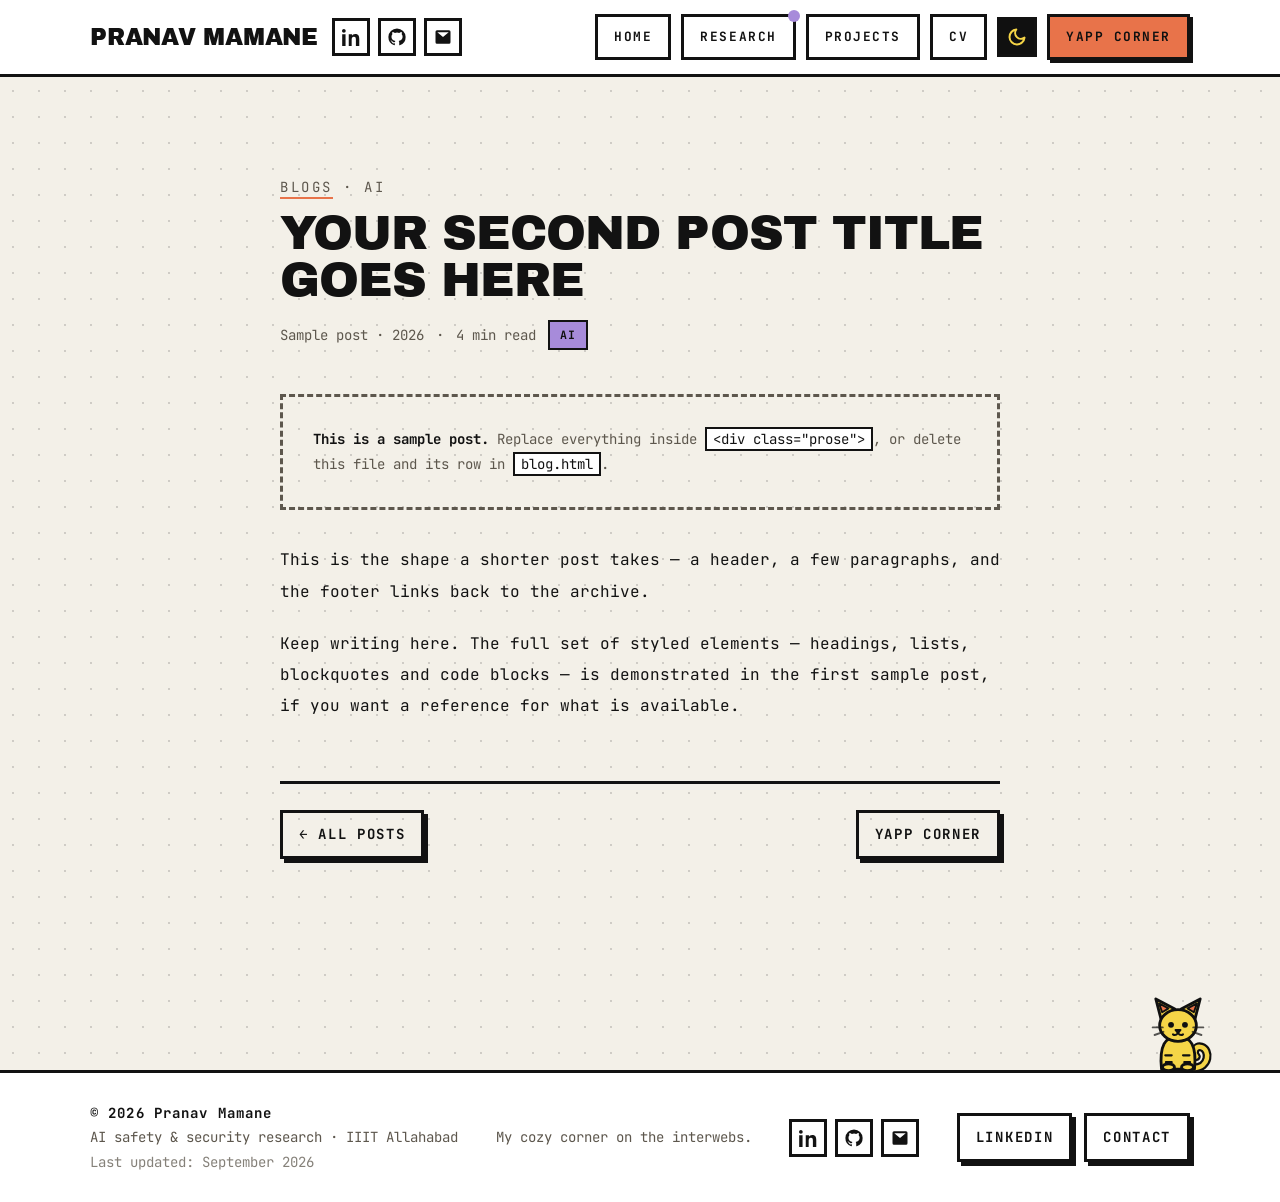
<file: post-sample-two.html>
<!doctype html>
<html lang="en" data-theme="dark">
<head>
<meta charset="utf-8">
<meta name="viewport" content="width=device-width, initial-scale=1">
<title>Your second post title goes here — Pranav Mamane</title>
<meta name="description" content="A sample post.">
<meta name="color-scheme" content="dark light">
<link rel="icon" href="assets/img/favicon.svg" type="image/svg+xml">
<meta property="og:title" content="Your second post title goes here — Pranav Mamane">
<meta property="og:description" content="A sample post.">
<meta property="og:type" content="website">
<meta property="og:image" content="assets/img/og-card.jpg">
<meta property="og:image:width" content="1200">
<meta property="og:image:height" content="630">
<meta name="twitter:card" content="summary_large_image">
<meta name="author" content="Pranav Mamane">
<link rel="preconnect" href="https://fonts.googleapis.com">
<link rel="preconnect" href="https://fonts.gstatic.com" crossorigin>
<link href="https://fonts.googleapis.com/css2?family=Archivo+Black&family=JetBrains+Mono:wght@400;700&display=swap" rel="stylesheet">
<script>document.documentElement.classList.add("js");</script>
<link rel="stylesheet" href="assets/css/style.css">
</head>
<body>
<a class="skip-link" href="#main">Skip to content</a>

<!-- ===== HEADER ===== -->
<header class="header">
  <div class="header__progress" aria-hidden="true"></div>
  <div class="wrap header__inner">
    <div class="brand">
      <a class="brand__name" href="index.html">Pranav Mamane</a>
      <div class="socials">
        <a class="icon-btn" href="https://www.linkedin.com/in/pranavmamane/" aria-label="LinkedIn" rel="me noopener" target="_blank"><svg viewBox="0 0 24 24"><path d="M4.98 3.5A2.5 2.5 0 1 1 0 3.5a2.5 2.5 0 0 1 4.98 0zM.24 8.25h4.5V24H.24zM9 8.25h4.31v2.15h.06c.6-1.14 2.07-2.34 4.26-2.34 4.56 0 5.4 3 5.4 6.9V24h-4.5v-7.9c0-1.88-.03-4.3-2.62-4.3-2.62 0-3.02 2.05-3.02 4.16V24H9z"/></svg></a>
        <a class="icon-btn" href="https://github.com/pranav18june" aria-label="GitHub" rel="me noopener" target="_blank"><svg viewBox="0 0 24 24"><path d="M12 .5A11.5 11.5 0 0 0 .5 12a11.5 11.5 0 0 0 7.86 10.92c.58.1.79-.25.79-.56v-2c-3.2.7-3.88-1.37-3.88-1.37-.53-1.34-1.29-1.7-1.29-1.7-1.05-.72.08-.7.08-.7 1.16.08 1.77 1.19 1.77 1.19 1.03 1.77 2.7 1.26 3.36.96.1-.75.4-1.26.73-1.55-2.55-.29-5.24-1.28-5.24-5.7 0-1.26.45-2.29 1.19-3.1-.12-.29-.52-1.46.11-3.05 0 0 .97-.31 3.18 1.18a11 11 0 0 1 5.8 0c2.2-1.49 3.17-1.18 3.17-1.18.63 1.59.23 2.76.12 3.05.74.81 1.18 1.84 1.18 3.1 0 4.43-2.69 5.4-5.25 5.69.41.36.78 1.06.78 2.14v3.18c0 .31.21.67.8.55A11.5 11.5 0 0 0 23.5 12 11.5 11.5 0 0 0 12 .5z"/></svg></a>
        <a class="icon-btn" href="mailto:pranav18june@gmail.com" aria-label="Email"><svg viewBox="0 0 24 24"><path d="M2 5a2 2 0 0 1 2-2h16a2 2 0 0 1 2 2v14a2 2 0 0 1-2 2H4a2 2 0 0 1-2-2V5zm2.4.8L12 12l7.6-6.2H4.4z"/></svg></a>
      </div>
    </div>
    <nav class="nav" aria-label="Primary">
      <a class="nav__link" href="index.html">Home</a>
      <a class="nav__link" href="research.html" data-dot>Research</a>
      <a class="nav__link" href="projects.html">Projects</a>
      <a class="nav__link" href="experience.html">CV</a>
      <button class="theme-toggle" type="button" aria-pressed="false" aria-label="Switch to light theme">
        <svg class="sun" viewBox="0 0 24 24" fill="none" stroke="currentColor" stroke-width="2.4" stroke-linecap="round"><circle cx="12" cy="12" r="4.2"/><path d="M12 1.6v2.6M12 19.8v2.6M4.2 4.2l1.9 1.9M17.9 17.9l1.9 1.9M1.6 12h2.6M19.8 12h2.6M4.2 19.8l1.9-1.9M17.9 6.1l1.9-1.9"/></svg>
        <svg class="moon" viewBox="0 0 24 24" fill="none" stroke="currentColor" stroke-width="2.4" stroke-linecap="round" stroke-linejoin="round"><path d="M21 12.8A9 9 0 1 1 11.2 3a7 7 0 0 0 9.8 9.8z"/></svg>
      </button>
      <a class="nav__link nav__link--yapp" href="yapp.html" aria-current="page">Yapp corner</a>
    </nav>
  </div>
</header>

<main id="main">
  <section class="section">
    <div class="wrap">
      <article class="post">

        <header class="post__head">
          <span class="eyebrow"><a class="tlink" href="blog.html">Blogs</a> &middot; AI</span>
          <h1>Your second post title goes here</h1>
          <div class="post__meta">
            <span>Sample post &middot; 2026</span>
            <span aria-hidden="true">&middot;</span>
            <span>4 min read</span>
            <span class="chip chip--purple">AI</span>
          </div>
        </header>

        <div class="placeholder" style="margin-bottom:34px;">
          <strong>This is a sample post.</strong> Replace everything inside
          <code>&lt;div class="prose"&gt;</code>, or delete this file and its row in
          <code>blog.html</code>.
        </div>

        <div class="prose">
          <p>This is the shape a shorter post takes — a header, a few paragraphs, and the footer links back to the archive.</p>
          <p>
            Keep writing here. The full set of styled elements — headings, lists,
            blockquotes and code blocks — is demonstrated in the first sample post,
            if you want a reference for what is available.
          </p>
        </div>

        <footer class="post__foot">
          <a class="btn btn--sm" href="blog.html">&larr; All posts</a>
          <a class="btn btn--sm" href="yapp.html">Yapp corner</a>
        </footer>

      </article>
    </div>
  </section>
</main>

<!-- ===== FOOTER ===== -->
<footer class="footer">
  <!-- ===== THE CAT (sleeps in dark mode, wakes in light, meows when petted) ===== -->
  <div class="cat" data-cat>
    <button class="cat__btn" type="button" aria-label="Pet the cat">
      <svg class="cat__svg" viewBox="0 0 120 120" role="img" aria-hidden="true">
        <g fill="none" stroke="currentColor" stroke-width="4.5" stroke-linecap="round" stroke-linejoin="round">
          <!-- tail: dark outline stroke + yellow core, so it reads on any background -->
          <g class="cat__tail">
            <path d="M85 112C110 112 111 83 97 79c-10-3-14 9-8 15" stroke-width="14" />
            <path d="M85 112C110 112 111 83 97 79c-10-3-14 9-8 15" stroke-width="7" stroke="var(--yellow)" />
          </g>
          <!-- body -->
          <path d="M34 114C30 77 40 62 60 62s30 15 26 52z" fill="var(--yellow)" />
          <!-- stripes -->
          <path d="M40 92h10M78 92H68M41 103h9M79 103h-9" stroke-width="3.6" />
          <!-- paws -->
          <ellipse cx="45" cy="111" rx="9.5" ry="5.5" fill="var(--yellow)" />
          <ellipse cx="75" cy="111" rx="9.5" ry="5.5" fill="var(--yellow)" />
          <!-- ears -->
          <path d="M33 34 25 3l30 16z" fill="var(--yellow)" />
          <path d="M87 34 95 3 65 19z" fill="var(--yellow)" />
          <!-- head -->
          <ellipse cx="60" cy="45" rx="29" ry="25" fill="var(--yellow)" />
          <path d="M35 24 30 10l15 8z" fill="var(--orange)" stroke-width="3" />
          <path d="M85 24 90 10 75 18z" fill="var(--orange)" stroke-width="3" />
          <!-- eyes: awake -->
          <g class="cat__eyes-open">
            <circle cx="49" cy="44" r="4.6" fill="currentColor" stroke="none" />
            <circle cx="71" cy="44" r="4.6" fill="currentColor" stroke="none" />
          </g>
          <!-- eyes: asleep -->
          <g class="cat__eyes-shut">
            <path d="M44 44q5 5 10 0M66 44q5 5 10 0" stroke-width="3.8" />
          </g>
          <!-- nose + mouth -->
          <path d="M56 52h8l-4 5z" fill="var(--orange)" stroke-width="3" />
          <path d="M60 57q-4 5-8 2M60 57q4 5 8 2" stroke-width="3" />
          <!-- whiskers -->
          <path d="M36 48H20M37 55l-14 5M84 48h16M83 55l14 5" stroke-width="3" stroke="var(--ink)" opacity=".7" />
        </g>
        <!-- sleeping zzz -->
        <g class="cat__zzz" fill="var(--ink)" font-family="var(--font-mono)" font-weight="700">
          <text x="92" y="30" font-size="15">z</text>
          <text x="101" y="19" font-size="11">z</text>
          <text x="108" y="11" font-size="8">z</text>
        </g>
      </svg>
    </button>
    <span class="cat__bubble" aria-hidden="true">meow!</span>
    <span class="sr-only" role="status" data-cat-status></span>
  </div>

  <div class="wrap footer__inner">
    <div class="footer__meta">
      <strong>&copy; <span data-year>2026</span> Pranav Mamane</strong>
      AI safety &amp; security research &middot; IIIT Allahabad<br>
      <span style="opacity:.75">Last updated: September 2026</span>
    </div>
    <div class="footer__meta">My cozy corner on the interwebs.</div>
      <div class="socials footer__socials">
        <a class="icon-btn" href="https://www.linkedin.com/in/pranavmamane/" aria-label="LinkedIn" rel="me noopener" target="_blank"><svg viewBox="0 0 24 24"><path d="M4.98 3.5A2.5 2.5 0 1 1 0 3.5a2.5 2.5 0 0 1 4.98 0zM.24 8.25h4.5V24H.24zM9 8.25h4.31v2.15h.06c.6-1.14 2.07-2.34 4.26-2.34 4.56 0 5.4 3 5.4 6.9V24h-4.5v-7.9c0-1.88-.03-4.3-2.62-4.3-2.62 0-3.02 2.05-3.02 4.16V24H9z"/></svg></a>
        <a class="icon-btn" href="https://github.com/pranav18june" aria-label="GitHub" rel="me noopener" target="_blank"><svg viewBox="0 0 24 24"><path d="M12 .5A11.5 11.5 0 0 0 .5 12a11.5 11.5 0 0 0 7.86 10.92c.58.1.79-.25.79-.56v-2c-3.2.7-3.88-1.37-3.88-1.37-.53-1.34-1.29-1.7-1.29-1.7-1.05-.72.08-.7.08-.7 1.16.08 1.77 1.19 1.77 1.19 1.03 1.77 2.7 1.26 3.36.96.1-.75.4-1.26.73-1.55-2.55-.29-5.24-1.28-5.24-5.7 0-1.26.45-2.29 1.19-3.1-.12-.29-.52-1.46.11-3.05 0 0 .97-.31 3.18 1.18a11 11 0 0 1 5.8 0c2.2-1.49 3.17-1.18 3.17-1.18.63 1.59.23 2.76.12 3.05.74.81 1.18 1.84 1.18 3.1 0 4.43-2.69 5.4-5.25 5.69.41.36.78 1.06.78 2.14v3.18c0 .31.21.67.8.55A11.5 11.5 0 0 0 23.5 12 11.5 11.5 0 0 0 12 .5z"/></svg></a>
        <a class="icon-btn" href="mailto:pranav18june@gmail.com" aria-label="Email"><svg viewBox="0 0 24 24"><path d="M2 5a2 2 0 0 1 2-2h16a2 2 0 0 1 2 2v14a2 2 0 0 1-2 2H4a2 2 0 0 1-2-2V5zm2.4.8L12 12l7.6-6.2H4.4z"/></svg></a>
      </div>
    <div class="footer__actions">
      <a class="btn btn--sm" href="https://www.linkedin.com/in/pranavmamane/" target="_blank" rel="noopener">LinkedIn</a>
      <a class="btn btn--sm" href="mailto:pranav18june@gmail.com">Contact</a>
    </div>
  </div>
</footer>

<script src="assets/js/main.js"></script>
</body>
</html>
</file>
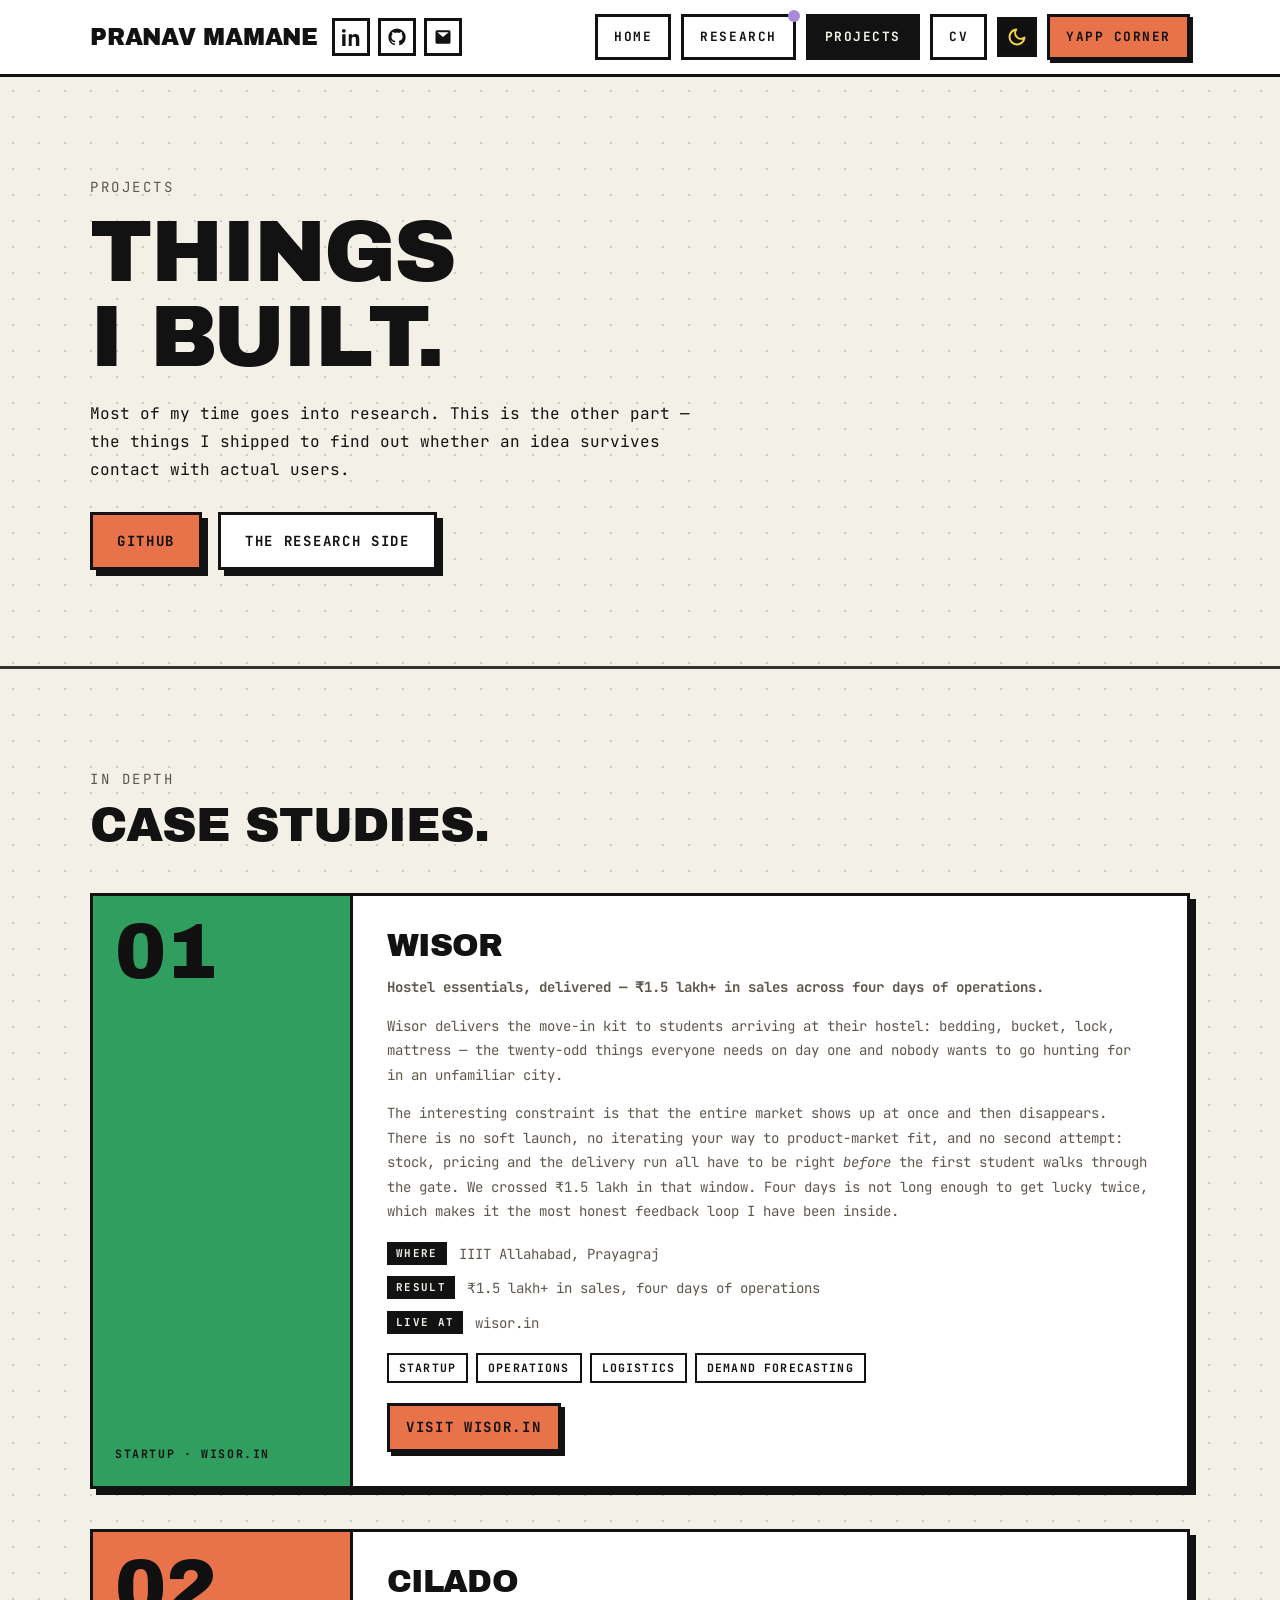
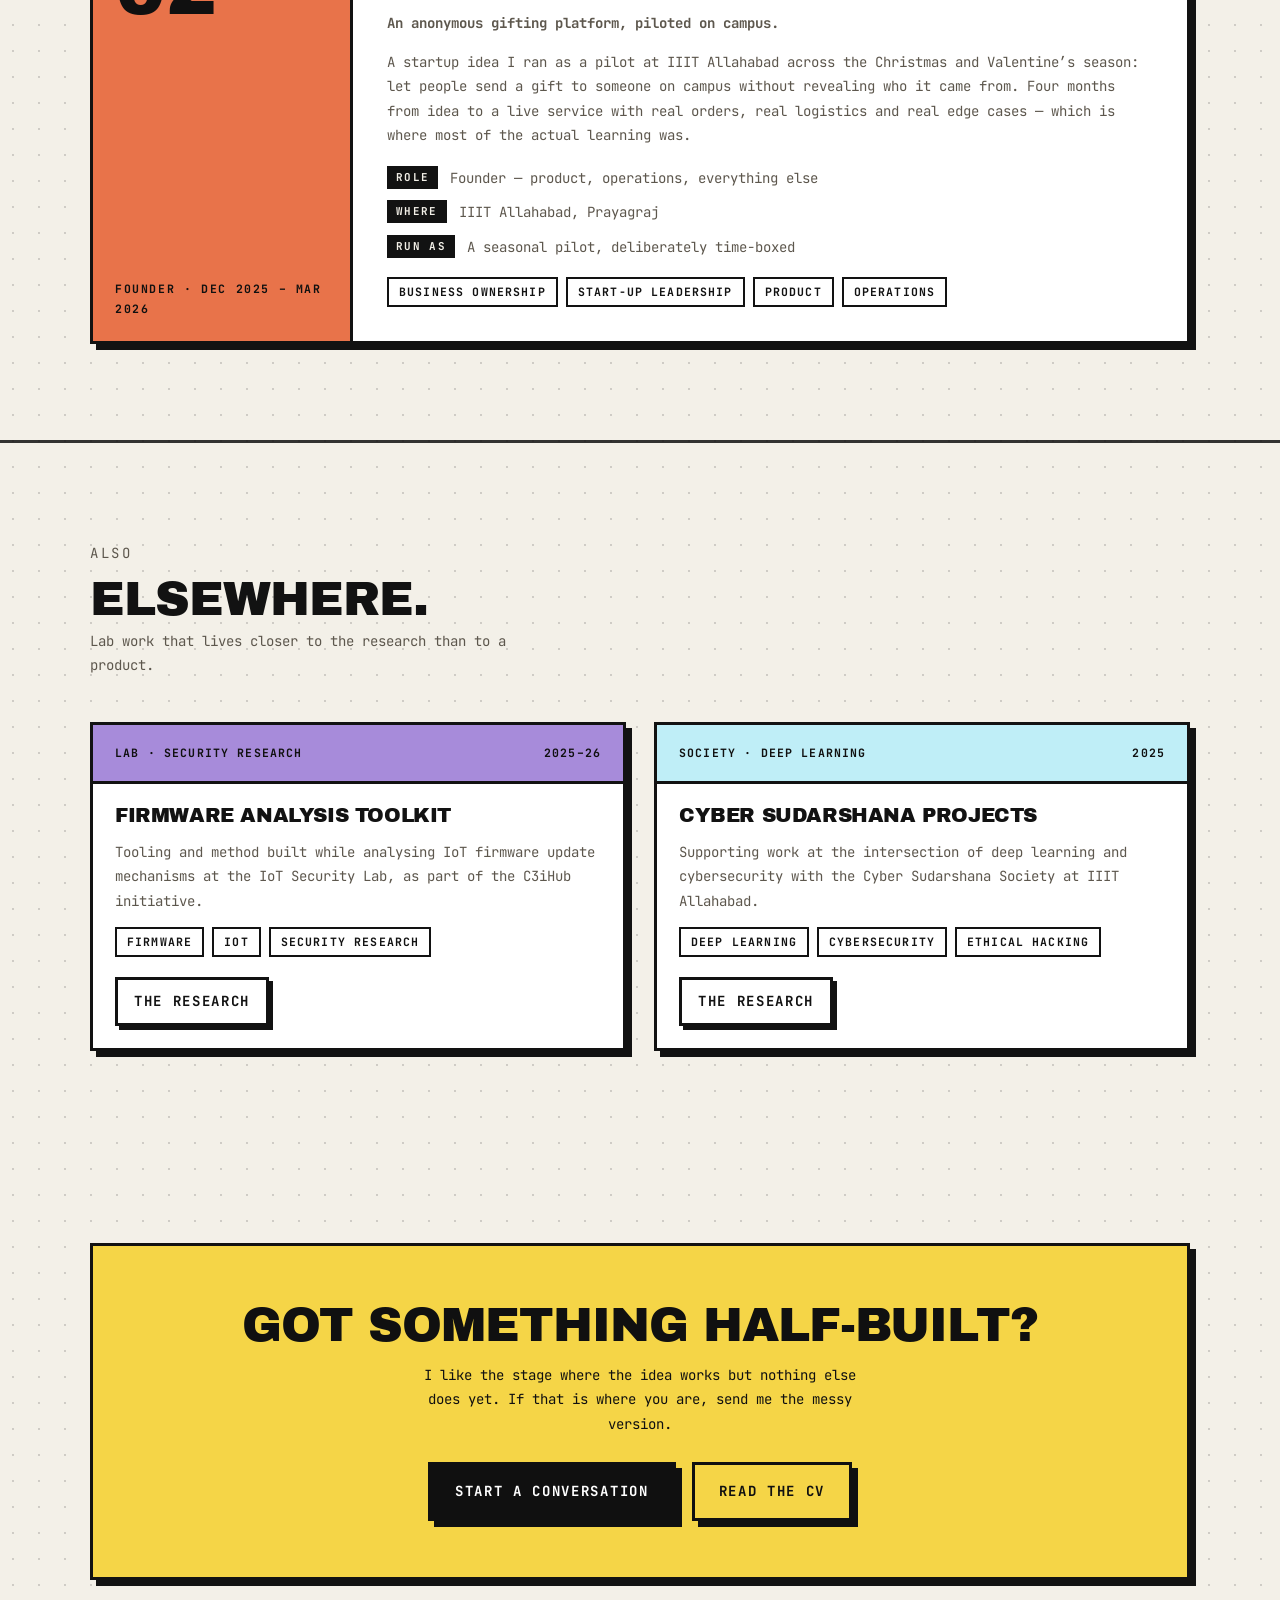
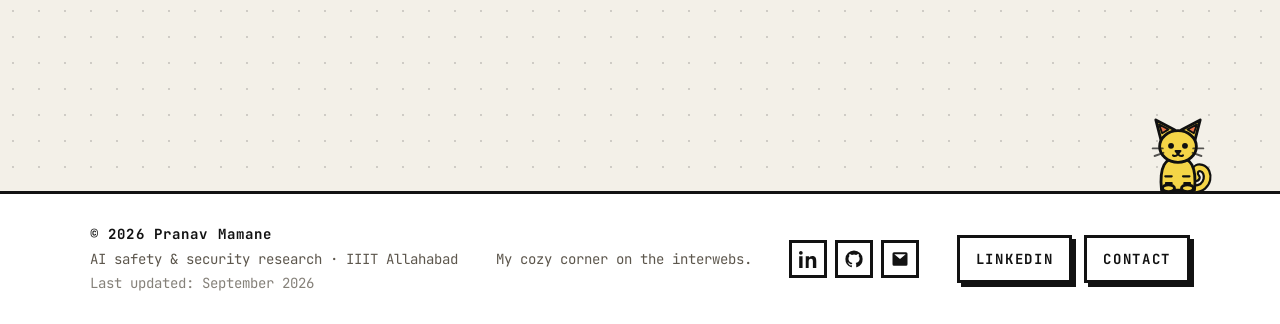
<file: projects.html>
<!doctype html>
<html lang="en" data-theme="dark">
<head>
<meta charset="utf-8">
<meta name="viewport" content="width=device-width, initial-scale=1">
<title>Projects — Pranav Mamane</title>
<meta name="description" content="Wisor, CILADO, firmware security tooling, and other things built along the way.">
<meta name="color-scheme" content="dark light">
<link rel="icon" href="assets/img/favicon.svg" type="image/svg+xml">
<meta property="og:title" content="Projects — Pranav Mamane">
<meta property="og:description" content="Wisor, CILADO, firmware security tooling, and other things built along the way.">
<meta property="og:type" content="website">
<meta property="og:image" content="assets/img/og-card.jpg">
<meta property="og:image:width" content="1200">
<meta property="og:image:height" content="630">
<meta name="twitter:card" content="summary_large_image">
<meta name="author" content="Pranav Mamane">
<link rel="preconnect" href="https://fonts.googleapis.com">
<link rel="preconnect" href="https://fonts.gstatic.com" crossorigin>
<link href="https://fonts.googleapis.com/css2?family=Archivo+Black&family=JetBrains+Mono:wght@400;700&display=swap" rel="stylesheet">
<script>document.documentElement.classList.add("js");</script>
<link rel="stylesheet" href="assets/css/style.css">
</head>
<body>
<a class="skip-link" href="#main">Skip to content</a>

<!-- ===== HEADER ===== -->
<header class="header">
  <div class="header__progress" aria-hidden="true"></div>
  <div class="wrap header__inner">
    <div class="brand">
      <a class="brand__name" href="index.html">Pranav Mamane</a>
      <div class="socials">
        <a class="icon-btn" href="https://www.linkedin.com/in/pranavmamane/" aria-label="LinkedIn" rel="me noopener" target="_blank"><svg viewBox="0 0 24 24"><path d="M4.98 3.5A2.5 2.5 0 1 1 0 3.5a2.5 2.5 0 0 1 4.98 0zM.24 8.25h4.5V24H.24zM9 8.25h4.31v2.15h.06c.6-1.14 2.07-2.34 4.26-2.34 4.56 0 5.4 3 5.4 6.9V24h-4.5v-7.9c0-1.88-.03-4.3-2.62-4.3-2.62 0-3.02 2.05-3.02 4.16V24H9z"/></svg></a>
        <a class="icon-btn" href="https://github.com/pranav18june" aria-label="GitHub" rel="me noopener" target="_blank"><svg viewBox="0 0 24 24"><path d="M12 .5A11.5 11.5 0 0 0 .5 12a11.5 11.5 0 0 0 7.86 10.92c.58.1.79-.25.79-.56v-2c-3.2.7-3.88-1.37-3.88-1.37-.53-1.34-1.29-1.7-1.29-1.7-1.05-.72.08-.7.08-.7 1.16.08 1.77 1.19 1.77 1.19 1.03 1.77 2.7 1.26 3.36.96.1-.75.4-1.26.73-1.55-2.55-.29-5.24-1.28-5.24-5.7 0-1.26.45-2.29 1.19-3.1-.12-.29-.52-1.46.11-3.05 0 0 .97-.31 3.18 1.18a11 11 0 0 1 5.8 0c2.2-1.49 3.17-1.18 3.17-1.18.63 1.59.23 2.76.12 3.05.74.81 1.18 1.84 1.18 3.1 0 4.43-2.69 5.4-5.25 5.69.41.36.78 1.06.78 2.14v3.18c0 .31.21.67.8.55A11.5 11.5 0 0 0 23.5 12 11.5 11.5 0 0 0 12 .5z"/></svg></a>
        <a class="icon-btn" href="mailto:pranav18june@gmail.com" aria-label="Email"><svg viewBox="0 0 24 24"><path d="M2 5a2 2 0 0 1 2-2h16a2 2 0 0 1 2 2v14a2 2 0 0 1-2 2H4a2 2 0 0 1-2-2V5zm2.4.8L12 12l7.6-6.2H4.4z"/></svg></a>
      </div>
    </div>
    <nav class="nav" aria-label="Primary">
      <a class="nav__link" href="index.html">Home</a>
      <a class="nav__link" href="research.html" data-dot>Research</a>
      <a class="nav__link" href="projects.html" aria-current="page">Projects</a>
      <a class="nav__link" href="experience.html">CV</a>
      <button class="theme-toggle" type="button" aria-pressed="false" aria-label="Switch to light theme">
        <svg class="sun" viewBox="0 0 24 24" fill="none" stroke="currentColor" stroke-width="2.4" stroke-linecap="round"><circle cx="12" cy="12" r="4.2"/><path d="M12 1.6v2.6M12 19.8v2.6M4.2 4.2l1.9 1.9M17.9 17.9l1.9 1.9M1.6 12h2.6M19.8 12h2.6M4.2 19.8l1.9-1.9M17.9 6.1l1.9-1.9"/></svg>
        <svg class="moon" viewBox="0 0 24 24" fill="none" stroke="currentColor" stroke-width="2.4" stroke-linecap="round" stroke-linejoin="round"><path d="M21 12.8A9 9 0 1 1 11.2 3a7 7 0 0 0 9.8 9.8z"/></svg>
      </button>
      <a class="nav__link nav__link--yapp" href="yapp.html">Yapp corner</a>
    </nav>
  </div>
</header>

<main id="main">

  <!-- ===== PAGE HEAD ===== -->
  <section class="section">
    <div class="wrap">
      <span class="eyebrow">Projects</span>
      <h1 class="page-title">Things<br>I built.</h1>
      <p class="hero__lead lead-wide">
        Most of my time goes into research. This is the other part &mdash; the things I
        shipped to find out whether an idea survives contact with actual users.
      </p>
      <div class="hero__actions">
        <a class="btn btn--primary" href="https://github.com/pranav18june" target="_blank" rel="noopener">GitHub</a>
        <a class="btn btn--ghost" href="research.html">The research side</a>
      </div>
    </div>
  </section>

  <hr class="rule">

  <!-- ===== CASE STUDY ===== -->
  <section class="section">
    <div class="wrap">
      <div class="section-head reveal">
        <div>
          <span class="eyebrow">In depth</span>
          <h2>Case studies.</h2>
        </div>
      </div>

      <div class="cases">
        <article class="case reveal">
          <div class="case__media t-green">
            <span class="case__index">01</span>
            <span class="case__kind">Startup &middot; wisor.in</span>
          </div>
          <div class="case__body">
            <h3>Wisor</h3>
            <p class="case__tagline">Hostel essentials, delivered &mdash; &#8377;1.5&nbsp;lakh+ in sales across four days of operations.</p>
            <p>
              Wisor delivers the move-in kit to students arriving at their hostel: bedding,
              bucket, lock, mattress &mdash; the twenty-odd things everyone needs on day one
              and nobody wants to go hunting for in an unfamiliar city.
            </p>
            <p>
              The interesting constraint is that the entire market shows up at once and then
              disappears. There is no soft launch, no iterating your way to product-market
              fit, and no second attempt: stock, pricing and the delivery run all have to be
              right <em>before</em> the first student walks through the gate. We crossed
              &#8377;1.5&nbsp;lakh in that window. Four days is not long enough to get lucky
              twice, which makes it the most honest feedback loop I have been inside.
            </p>
            <ul class="case__facts">
              <li><span class="case__k">Where</span> IIIT Allahabad, Prayagraj</li>
              <li><span class="case__k">Result</span> &#8377;1.5&nbsp;lakh+ in sales, four days of operations</li>
              <li><span class="case__k">Live at</span> wisor.in</li>
            </ul>
            <div class="tags"><span class="chip">Startup</span><span class="chip">Operations</span><span class="chip">Logistics</span><span class="chip">Demand forecasting</span></div>
            <div class="project__links">
              <a class="btn btn--sm btn--primary" href="https://wisor.in" target="_blank" rel="noopener">Visit wisor.in</a>
            </div>
          </div>
        </article>

        <article class="case reveal">
          <div class="case__media t-orange">
            <span class="case__index">02</span>
            <span class="case__kind">Founder &middot; Dec 2025 &ndash; Mar 2026</span>
          </div>
          <div class="case__body">
            <h3>CILADO</h3>
            <p class="case__tagline">An anonymous gifting platform, piloted on campus.</p>
            <p>
              A startup idea I ran as a pilot at IIIT Allahabad across the Christmas and
              Valentine&rsquo;s season: let people send a gift to someone on campus without
              revealing who it came from. Four months from idea to a live service with real
              orders, real logistics and real edge cases &mdash; which is where most of the
              actual learning was.
            </p>
            <ul class="case__facts">
              <li><span class="case__k">Role</span> Founder &mdash; product, operations, everything else</li>
              <li><span class="case__k">Where</span> IIIT Allahabad, Prayagraj</li>
              <li><span class="case__k">Run as</span> A seasonal pilot, deliberately time-boxed</li>
            </ul>
            <div class="tags"><span class="chip">Business ownership</span><span class="chip">Start-up leadership</span><span class="chip">Product</span><span class="chip">Operations</span></div>
          </div>
        </article>
      </div>
    </div>
  </section>

  <hr class="rule">

  <!-- ===== MORE =====
       Add more projects here as you ship them. Copy one of the cards below and edit it.
       Colour classes for the top strip: t-orange t-purple t-green t-yellow t-cyan t-pink
  -->
  <section class="section">
    <div class="wrap">
      <div class="section-head reveal">
        <div>
          <span class="eyebrow">Also</span>
          <h2>Elsewhere.</h2>
          <p>Lab work that lives closer to the research than to a product.</p>
        </div>
      </div>

      <div class="grid grid--2">
        <article class="card project card--hover reveal">
          <div class="project__top t-purple"><span>Lab &middot; Security research</span><span>2025&ndash;26</span></div>
          <div class="project__body">
            <h3>Firmware analysis toolkit</h3>
            <p>Tooling and method built while analysing IoT firmware update mechanisms at the IoT Security Lab, as part of the C3iHub initiative.</p>
            <div class="tags"><span class="chip">Firmware</span><span class="chip">IoT</span><span class="chip">Security research</span></div>
            <div class="project__links"><a class="btn btn--sm" href="research.html">The research</a></div>
          </div>
        </article>

        <article class="card project card--hover reveal">
          <div class="project__top t-cyan"><span>Society &middot; Deep learning</span><span>2025</span></div>
          <div class="project__body">
            <h3>Cyber Sudarshana projects</h3>
            <p>Supporting work at the intersection of deep learning and cybersecurity with the Cyber Sudarshana Society at IIIT Allahabad.</p>
            <div class="tags"><span class="chip">Deep learning</span><span class="chip">Cybersecurity</span><span class="chip">Ethical hacking</span></div>
            <div class="project__links"><a class="btn btn--sm" href="research.html">The research</a></div>
          </div>
        </article>
      </div>
    </div>
  </section>

  <!-- ===== CTA ===== -->
  <section class="section">
    <div class="wrap">
      <div class="cta reveal">
        <h2>Got something half-built?</h2>
        <p>I like the stage where the idea works but nothing else does yet. If that is where you are, send me the messy version.</p>
        <div class="cta__actions">
          <a class="btn btn--primary" href="mailto:pranav18june@gmail.com">Start a conversation</a>
          <a class="btn" href="experience.html">Read the CV</a>
        </div>
      </div>
    </div>
  </section>

</main>

<!-- ===== FOOTER ===== -->
<footer class="footer">
  <!-- ===== THE CAT (sleeps in dark mode, wakes in light, meows when petted) ===== -->
  <div class="cat" data-cat>
    <button class="cat__btn" type="button" aria-label="Pet the cat">
      <svg class="cat__svg" viewBox="0 0 120 120" role="img" aria-hidden="true">
        <g fill="none" stroke="currentColor" stroke-width="4.5" stroke-linecap="round" stroke-linejoin="round">
          <!-- tail: dark outline stroke + yellow core, so it reads on any background -->
          <g class="cat__tail">
            <path d="M85 112C110 112 111 83 97 79c-10-3-14 9-8 15" stroke-width="14" />
            <path d="M85 112C110 112 111 83 97 79c-10-3-14 9-8 15" stroke-width="7" stroke="var(--yellow)" />
          </g>
          <!-- body -->
          <path d="M34 114C30 77 40 62 60 62s30 15 26 52z" fill="var(--yellow)" />
          <!-- stripes -->
          <path d="M40 92h10M78 92H68M41 103h9M79 103h-9" stroke-width="3.6" />
          <!-- paws -->
          <ellipse cx="45" cy="111" rx="9.5" ry="5.5" fill="var(--yellow)" />
          <ellipse cx="75" cy="111" rx="9.5" ry="5.5" fill="var(--yellow)" />
          <!-- ears -->
          <path d="M33 34 25 3l30 16z" fill="var(--yellow)" />
          <path d="M87 34 95 3 65 19z" fill="var(--yellow)" />
          <!-- head -->
          <ellipse cx="60" cy="45" rx="29" ry="25" fill="var(--yellow)" />
          <path d="M35 24 30 10l15 8z" fill="var(--orange)" stroke-width="3" />
          <path d="M85 24 90 10 75 18z" fill="var(--orange)" stroke-width="3" />
          <!-- eyes: awake -->
          <g class="cat__eyes-open">
            <circle cx="49" cy="44" r="4.6" fill="currentColor" stroke="none" />
            <circle cx="71" cy="44" r="4.6" fill="currentColor" stroke="none" />
          </g>
          <!-- eyes: asleep -->
          <g class="cat__eyes-shut">
            <path d="M44 44q5 5 10 0M66 44q5 5 10 0" stroke-width="3.8" />
          </g>
          <!-- nose + mouth -->
          <path d="M56 52h8l-4 5z" fill="var(--orange)" stroke-width="3" />
          <path d="M60 57q-4 5-8 2M60 57q4 5 8 2" stroke-width="3" />
          <!-- whiskers -->
          <path d="M36 48H20M37 55l-14 5M84 48h16M83 55l14 5" stroke-width="3" stroke="var(--ink)" opacity=".7" />
        </g>
        <!-- sleeping zzz -->
        <g class="cat__zzz" fill="var(--ink)" font-family="var(--font-mono)" font-weight="700">
          <text x="92" y="30" font-size="15">z</text>
          <text x="101" y="19" font-size="11">z</text>
          <text x="108" y="11" font-size="8">z</text>
        </g>
      </svg>
    </button>
    <span class="cat__bubble" aria-hidden="true">meow!</span>
    <span class="sr-only" role="status" data-cat-status></span>
  </div>

  <div class="wrap footer__inner">
    <div class="footer__meta">
      <strong>&copy; <span data-year>2026</span> Pranav Mamane</strong>
      AI safety &amp; security research &middot; IIIT Allahabad<br>
      <span style="opacity:.75">Last updated: September 2026</span>
    </div>
    <div class="footer__meta">My cozy corner on the interwebs.</div>
      <div class="socials footer__socials">
        <a class="icon-btn" href="https://www.linkedin.com/in/pranavmamane/" aria-label="LinkedIn" rel="me noopener" target="_blank"><svg viewBox="0 0 24 24"><path d="M4.98 3.5A2.5 2.5 0 1 1 0 3.5a2.5 2.5 0 0 1 4.98 0zM.24 8.25h4.5V24H.24zM9 8.25h4.31v2.15h.06c.6-1.14 2.07-2.34 4.26-2.34 4.56 0 5.4 3 5.4 6.9V24h-4.5v-7.9c0-1.88-.03-4.3-2.62-4.3-2.62 0-3.02 2.05-3.02 4.16V24H9z"/></svg></a>
        <a class="icon-btn" href="https://github.com/pranav18june" aria-label="GitHub" rel="me noopener" target="_blank"><svg viewBox="0 0 24 24"><path d="M12 .5A11.5 11.5 0 0 0 .5 12a11.5 11.5 0 0 0 7.86 10.92c.58.1.79-.25.79-.56v-2c-3.2.7-3.88-1.37-3.88-1.37-.53-1.34-1.29-1.7-1.29-1.7-1.05-.72.08-.7.08-.7 1.16.08 1.77 1.19 1.77 1.19 1.03 1.77 2.7 1.26 3.36.96.1-.75.4-1.26.73-1.55-2.55-.29-5.24-1.28-5.24-5.7 0-1.26.45-2.29 1.19-3.1-.12-.29-.52-1.46.11-3.05 0 0 .97-.31 3.18 1.18a11 11 0 0 1 5.8 0c2.2-1.49 3.17-1.18 3.17-1.18.63 1.59.23 2.76.12 3.05.74.81 1.18 1.84 1.18 3.1 0 4.43-2.69 5.4-5.25 5.69.41.36.78 1.06.78 2.14v3.18c0 .31.21.67.8.55A11.5 11.5 0 0 0 23.5 12 11.5 11.5 0 0 0 12 .5z"/></svg></a>
        <a class="icon-btn" href="mailto:pranav18june@gmail.com" aria-label="Email"><svg viewBox="0 0 24 24"><path d="M2 5a2 2 0 0 1 2-2h16a2 2 0 0 1 2 2v14a2 2 0 0 1-2 2H4a2 2 0 0 1-2-2V5zm2.4.8L12 12l7.6-6.2H4.4z"/></svg></a>
      </div>
    <div class="footer__actions">
      <a class="btn btn--sm" href="https://www.linkedin.com/in/pranavmamane/" target="_blank" rel="noopener">LinkedIn</a>
      <a class="btn btn--sm" href="mailto:pranav18june@gmail.com">Contact</a>
    </div>
  </div>
</footer>

<script src="assets/js/main.js"></script>
</body>
</html>
</file>
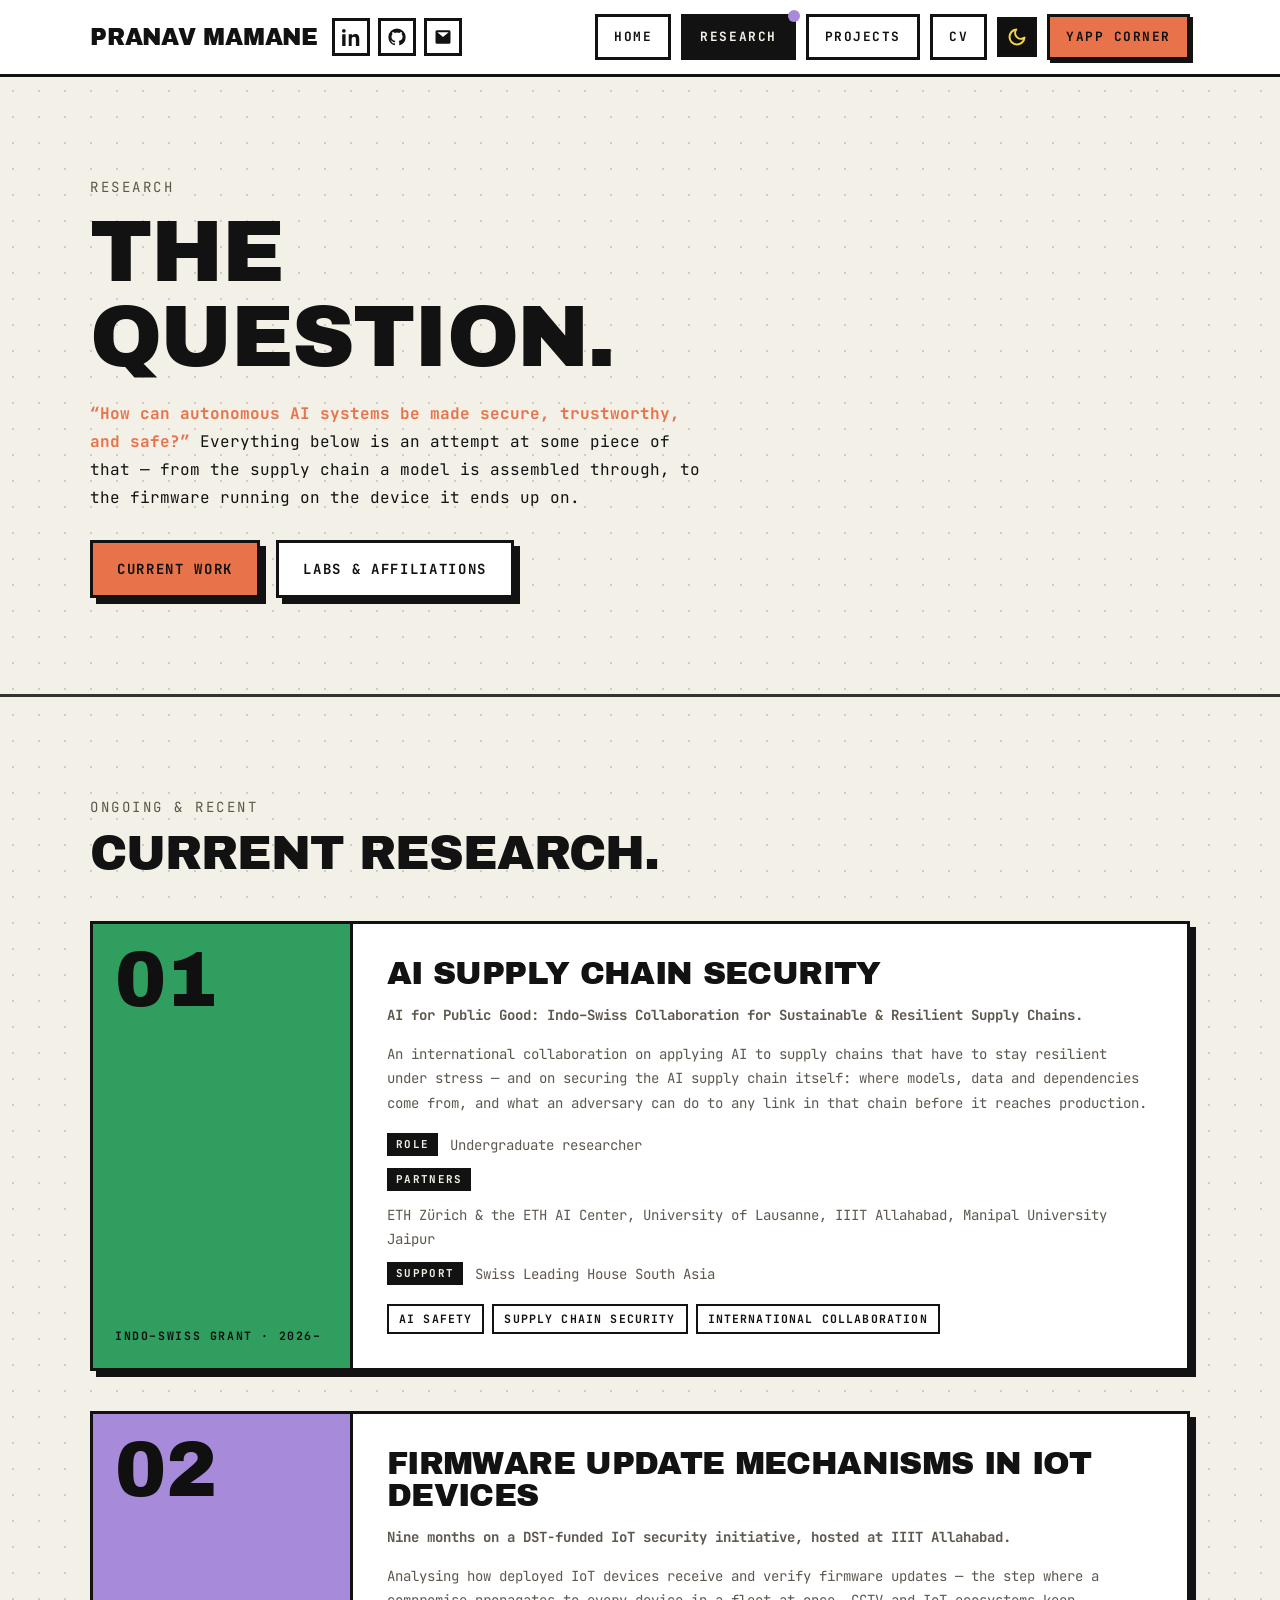
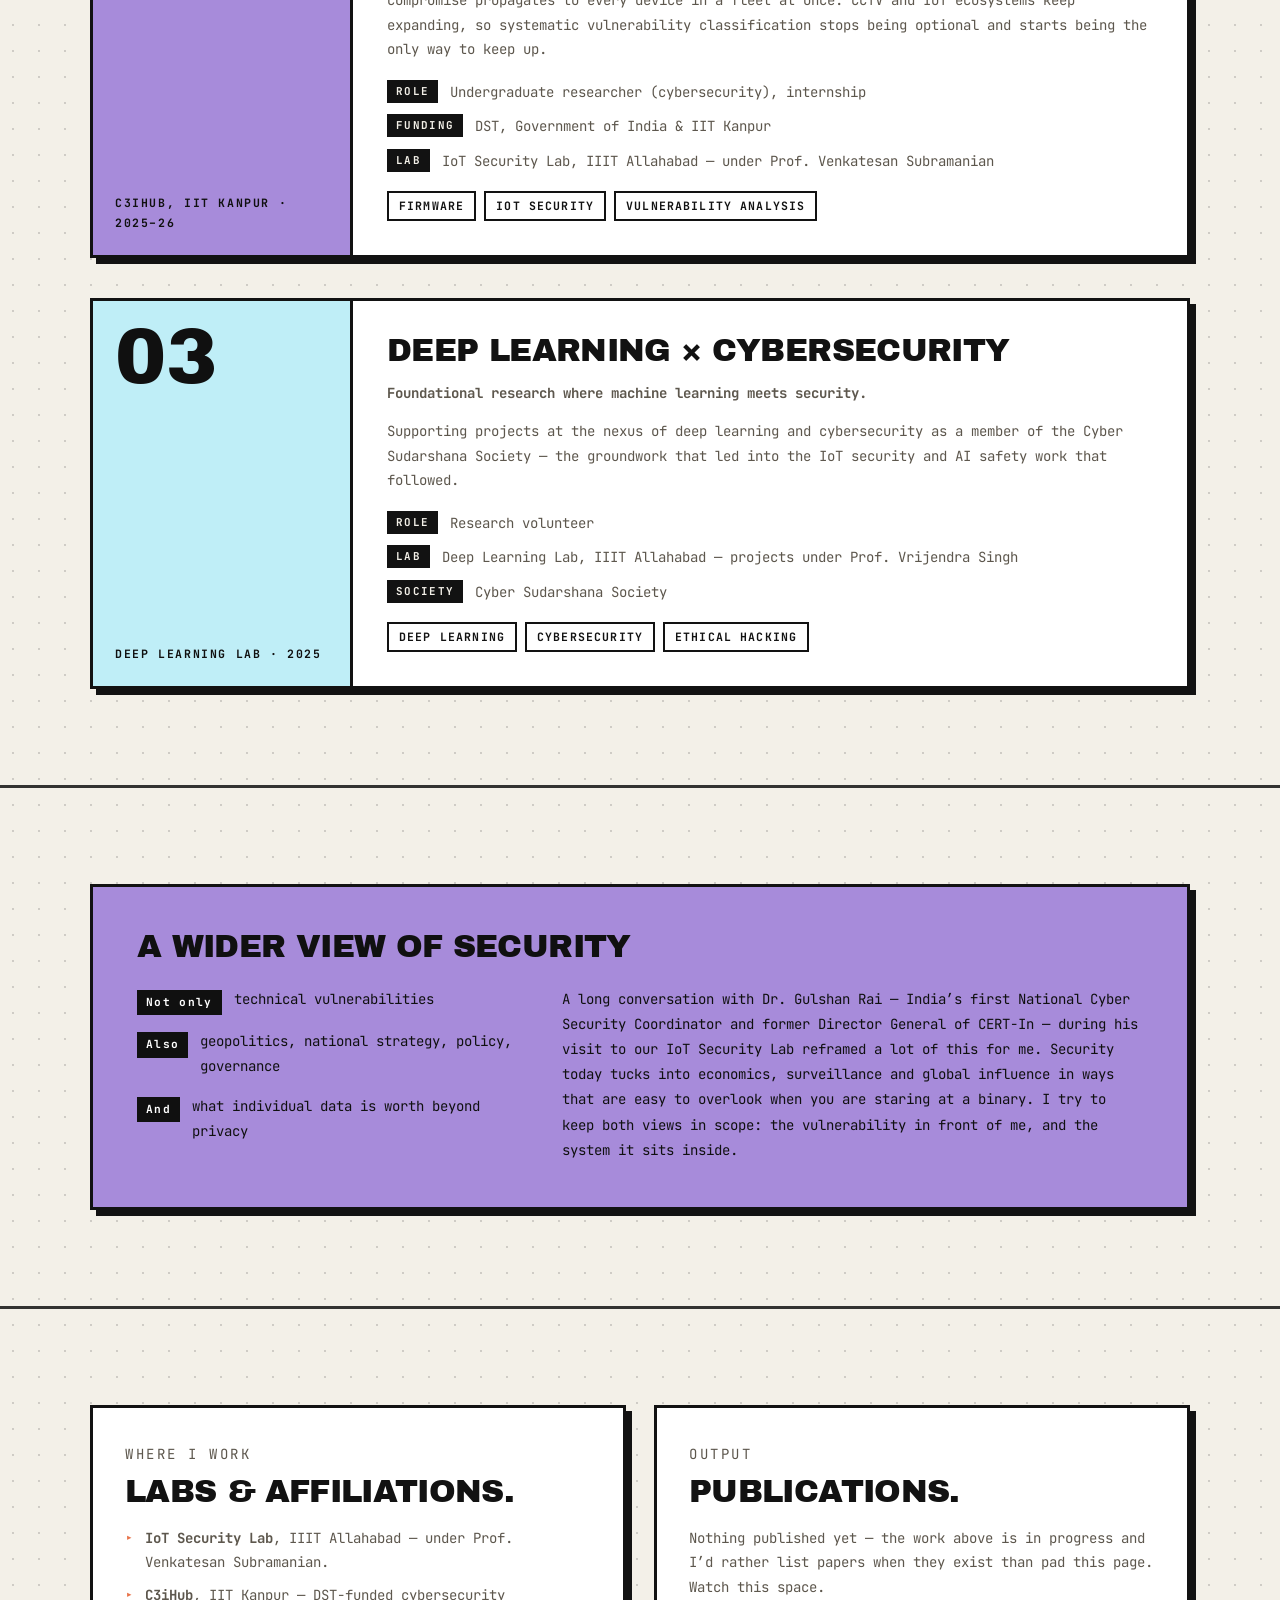
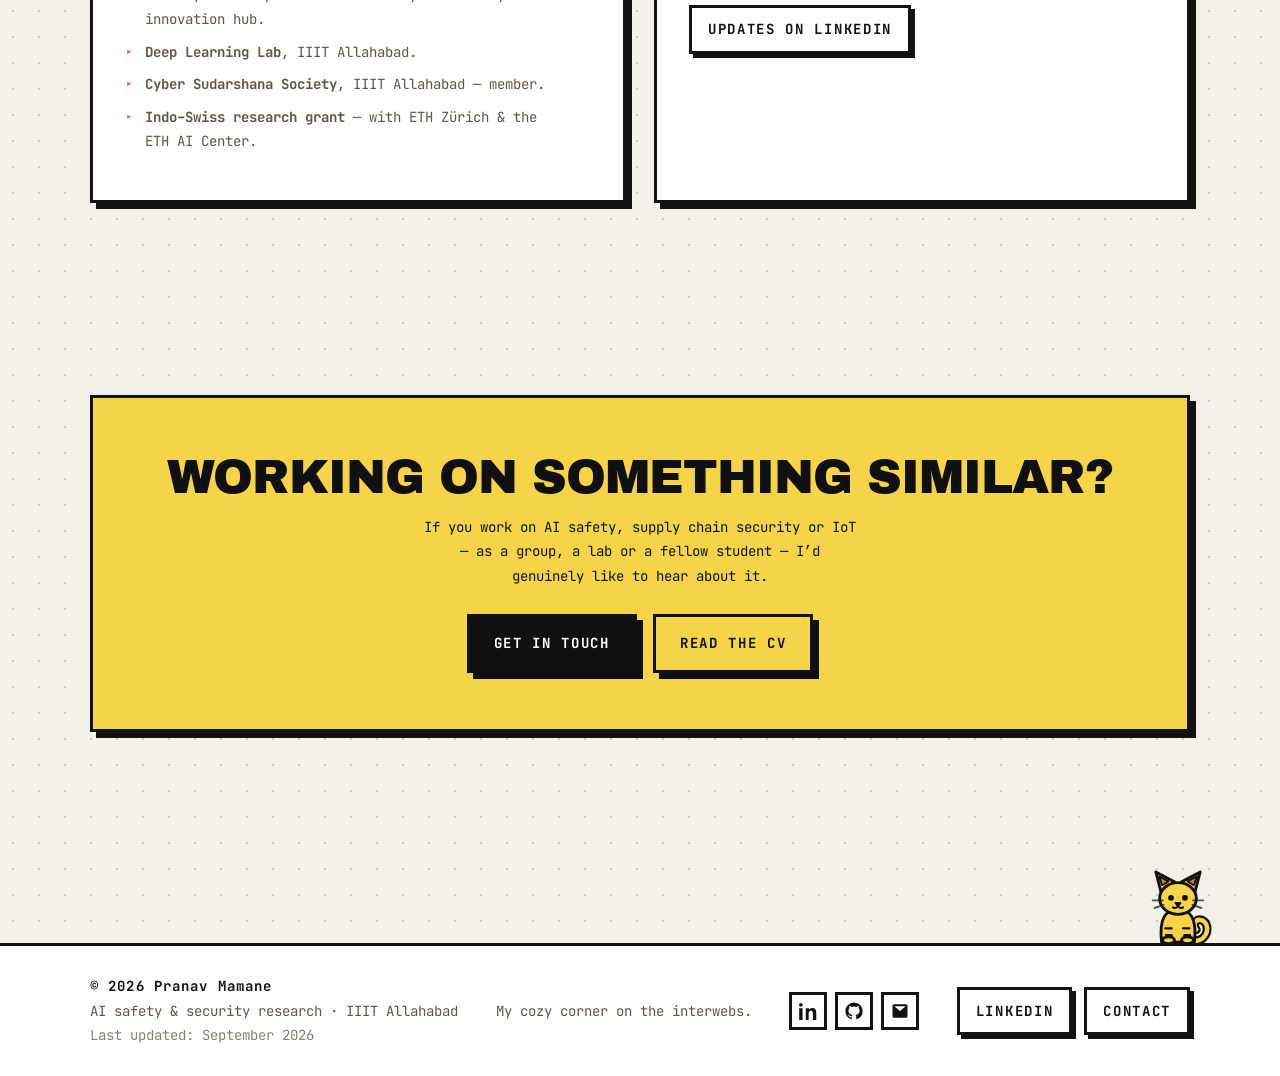
<file: research.html>
<!doctype html>
<html lang="en" data-theme="dark">
<head>
<meta charset="utf-8">
<meta name="viewport" content="width=device-width, initial-scale=1">
<title>Research — Pranav Mamane</title>
<meta name="description" content="AI supply chain security, IoT and firmware security, and deep learning at the boundary with cybersecurity.">
<meta name="color-scheme" content="dark light">
<link rel="icon" href="assets/img/favicon.svg" type="image/svg+xml">
<meta property="og:title" content="Research — Pranav Mamane">
<meta property="og:description" content="AI supply chain security, IoT and firmware security, and deep learning at the boundary with cybersecurity.">
<meta property="og:type" content="website">
<meta property="og:image" content="assets/img/og-card.jpg">
<meta property="og:image:width" content="1200">
<meta property="og:image:height" content="630">
<meta name="twitter:card" content="summary_large_image">
<meta name="author" content="Pranav Mamane">
<link rel="preconnect" href="https://fonts.googleapis.com">
<link rel="preconnect" href="https://fonts.gstatic.com" crossorigin>
<link href="https://fonts.googleapis.com/css2?family=Archivo+Black&family=JetBrains+Mono:wght@400;700&display=swap" rel="stylesheet">
<script>document.documentElement.classList.add("js");</script>
<link rel="stylesheet" href="assets/css/style.css">
</head>
<body>
<a class="skip-link" href="#main">Skip to content</a>

<!-- ===== HEADER ===== -->
<header class="header">
  <div class="header__progress" aria-hidden="true"></div>
  <div class="wrap header__inner">
    <div class="brand">
      <a class="brand__name" href="index.html">Pranav Mamane</a>
      <div class="socials">
        <a class="icon-btn" href="https://www.linkedin.com/in/pranavmamane/" aria-label="LinkedIn" rel="me noopener" target="_blank"><svg viewBox="0 0 24 24"><path d="M4.98 3.5A2.5 2.5 0 1 1 0 3.5a2.5 2.5 0 0 1 4.98 0zM.24 8.25h4.5V24H.24zM9 8.25h4.31v2.15h.06c.6-1.14 2.07-2.34 4.26-2.34 4.56 0 5.4 3 5.4 6.9V24h-4.5v-7.9c0-1.88-.03-4.3-2.62-4.3-2.62 0-3.02 2.05-3.02 4.16V24H9z"/></svg></a>
        <a class="icon-btn" href="https://github.com/pranav18june" aria-label="GitHub" rel="me noopener" target="_blank"><svg viewBox="0 0 24 24"><path d="M12 .5A11.5 11.5 0 0 0 .5 12a11.5 11.5 0 0 0 7.86 10.92c.58.1.79-.25.79-.56v-2c-3.2.7-3.88-1.37-3.88-1.37-.53-1.34-1.29-1.7-1.29-1.7-1.05-.72.08-.7.08-.7 1.16.08 1.77 1.19 1.77 1.19 1.03 1.77 2.7 1.26 3.36.96.1-.75.4-1.26.73-1.55-2.55-.29-5.24-1.28-5.24-5.7 0-1.26.45-2.29 1.19-3.1-.12-.29-.52-1.46.11-3.05 0 0 .97-.31 3.18 1.18a11 11 0 0 1 5.8 0c2.2-1.49 3.17-1.18 3.17-1.18.63 1.59.23 2.76.12 3.05.74.81 1.18 1.84 1.18 3.1 0 4.43-2.69 5.4-5.25 5.69.41.36.78 1.06.78 2.14v3.18c0 .31.21.67.8.55A11.5 11.5 0 0 0 23.5 12 11.5 11.5 0 0 0 12 .5z"/></svg></a>
        <a class="icon-btn" href="mailto:pranav18june@gmail.com" aria-label="Email"><svg viewBox="0 0 24 24"><path d="M2 5a2 2 0 0 1 2-2h16a2 2 0 0 1 2 2v14a2 2 0 0 1-2 2H4a2 2 0 0 1-2-2V5zm2.4.8L12 12l7.6-6.2H4.4z"/></svg></a>
      </div>
    </div>
    <nav class="nav" aria-label="Primary">
      <a class="nav__link" href="index.html">Home</a>
      <a class="nav__link" href="research.html" aria-current="page" data-dot>Research</a>
      <a class="nav__link" href="projects.html">Projects</a>
      <a class="nav__link" href="experience.html">CV</a>
      <button class="theme-toggle" type="button" aria-pressed="false" aria-label="Switch to light theme">
        <svg class="sun" viewBox="0 0 24 24" fill="none" stroke="currentColor" stroke-width="2.4" stroke-linecap="round"><circle cx="12" cy="12" r="4.2"/><path d="M12 1.6v2.6M12 19.8v2.6M4.2 4.2l1.9 1.9M17.9 17.9l1.9 1.9M1.6 12h2.6M19.8 12h2.6M4.2 19.8l1.9-1.9M17.9 6.1l1.9-1.9"/></svg>
        <svg class="moon" viewBox="0 0 24 24" fill="none" stroke="currentColor" stroke-width="2.4" stroke-linecap="round" stroke-linejoin="round"><path d="M21 12.8A9 9 0 1 1 11.2 3a7 7 0 0 0 9.8 9.8z"/></svg>
      </button>
      <a class="nav__link nav__link--yapp" href="yapp.html">Yapp corner</a>
    </nav>
  </div>
</header>

<main id="main">

  <!-- ===== PAGE HEAD ===== -->
  <section class="section">
    <div class="wrap">
      <span class="eyebrow">Research</span>
      <h1 class="page-title">The<br>question.</h1>
      <p class="hero__lead lead-wide">
        <strong>&ldquo;How can autonomous AI systems be made secure, trustworthy, and safe?&rdquo;</strong>
        Everything below is an attempt at some piece of that &mdash; from the supply chain a
        model is assembled through, to the firmware running on the device it ends up on.
      </p>
      <div class="hero__actions">
        <a class="btn btn--primary" href="#current">Current work</a>
        <a class="btn btn--ghost" href="#affiliations">Labs &amp; affiliations</a>
      </div>
    </div>
  </section>

  <hr class="rule">

  <!-- ===== CURRENT RESEARCH ===== -->
  <section class="section" id="current">
    <div class="wrap">
      <div class="section-head reveal">
        <div>
          <span class="eyebrow">Ongoing &amp; recent</span>
          <h2>Current research.</h2>
        </div>
      </div>

      <div class="cases">

        <article class="case reveal">
          <div class="case__media t-green">
            <span class="case__index">01</span>
            <span class="case__kind">Indo&ndash;Swiss grant &middot; 2026&ndash;</span>
          </div>
          <div class="case__body">
            <h3>AI supply chain security</h3>
            <p class="case__tagline">AI for Public Good: Indo&ndash;Swiss Collaboration for Sustainable &amp; Resilient Supply Chains.</p>
            <p>
              An international collaboration on applying AI to supply chains that have to
              stay resilient under stress &mdash; and on securing the AI supply chain itself:
              where models, data and dependencies come from, and what an adversary can do
              to any link in that chain before it reaches production.
            </p>
            <ul class="case__facts">
              <li><span class="case__k">Role</span> Undergraduate researcher</li>
              <li><span class="case__k">Partners</span> ETH&nbsp;Z&uuml;rich &amp; the ETH&nbsp;AI&nbsp;Center, University of Lausanne, IIIT Allahabad, Manipal University Jaipur</li>
              <li><span class="case__k">Support</span> Swiss Leading House South Asia</li>
            </ul>
            <div class="tags"><span class="chip">AI safety</span><span class="chip">Supply chain security</span><span class="chip">International collaboration</span></div>
          </div>
        </article>

        <article class="case reveal">
          <div class="case__media t-purple">
            <span class="case__index">02</span>
            <span class="case__kind">C3iHub, IIT Kanpur &middot; 2025&ndash;26</span>
          </div>
          <div class="case__body">
            <h3>Firmware update mechanisms in IoT devices</h3>
            <p class="case__tagline">Nine months on a DST-funded IoT security initiative, hosted at IIIT Allahabad.</p>
            <p>
              Analysing how deployed IoT devices receive and verify firmware updates &mdash; the
              step where a compromise propagates to every device in a fleet at once. CCTV
              and IoT ecosystems keep expanding, so systematic vulnerability classification
              stops being optional and starts being the only way to keep up.
            </p>
            <ul class="case__facts">
              <li><span class="case__k">Role</span> Undergraduate researcher (cybersecurity), internship</li>
              <li><span class="case__k">Funding</span> DST, Government of India &amp; IIT Kanpur</li>
              <li><span class="case__k">Lab</span> IoT Security Lab, IIIT Allahabad &mdash; under Prof. Venkatesan Subramanian</li>
            </ul>
            <div class="tags"><span class="chip">Firmware</span><span class="chip">IoT security</span><span class="chip">Vulnerability analysis</span></div>
          </div>
        </article>

        <article class="case reveal">
          <div class="case__media t-cyan">
            <span class="case__index">03</span>
            <span class="case__kind">Deep Learning Lab &middot; 2025</span>
          </div>
          <div class="case__body">
            <h3>Deep learning &times; cybersecurity</h3>
            <p class="case__tagline">Foundational research where machine learning meets security.</p>
            <p>
              Supporting projects at the nexus of deep learning and cybersecurity as a member
              of the Cyber Sudarshana Society &mdash; the groundwork that led into the IoT
              security and AI safety work that followed.
            </p>
            <ul class="case__facts">
              <li><span class="case__k">Role</span> Research volunteer</li>
              <li><span class="case__k">Lab</span> Deep Learning Lab, IIIT Allahabad &mdash; projects under Prof. Vrijendra Singh</li>
              <li><span class="case__k">Society</span> Cyber Sudarshana Society</li>
            </ul>
            <div class="tags"><span class="chip">Deep learning</span><span class="chip">Cybersecurity</span><span class="chip">Ethical hacking</span></div>
          </div>
        </article>

      </div>
    </div>
  </section>

  <hr class="rule">

  <!-- ===== A WIDER VIEW ===== -->
  <section class="section">
    <div class="wrap">
      <div class="now reveal">
        <h2>A wider view of security</h2>
        <div class="now__grid">
          <div class="now__facts">
            <div class="now__fact"><span class="now__key">Not only</span><span class="now__val">technical vulnerabilities</span></div>
            <div class="now__fact"><span class="now__key">Also</span><span class="now__val">geopolitics, national strategy, policy, governance</span></div>
            <div class="now__fact"><span class="now__key">And</span><span class="now__val">what individual data is worth beyond privacy</span></div>
          </div>
          <div>
            <p class="now__val">
              A long conversation with Dr.&nbsp;Gulshan Rai &mdash; India&rsquo;s first National Cyber
              Security Coordinator and former Director General of CERT-In &mdash; during his
              visit to our IoT Security Lab reframed a lot of this for me. Security today
              tucks into economics, surveillance and global influence in ways that are easy
              to overlook when you are staring at a binary. I try to keep both views in
              scope: the vulnerability in front of me, and the system it sits inside.
            </p>
          </div>
        </div>
      </div>
    </div>
  </section>

  <hr class="rule">

  <!-- ===== AFFILIATIONS ===== -->
  <section class="section" id="affiliations">
    <div class="wrap grid grid--2">
      <div class="card reveal">
        <span class="eyebrow">Where I work</span>
        <h2 class="card-title">Labs &amp; affiliations.</h2>
        <ul class="tl-points">
          <li><strong>IoT Security Lab</strong>, IIIT Allahabad &mdash; under Prof. Venkatesan Subramanian.</li>
          <li><strong>C3iHub</strong>, IIT Kanpur &mdash; DST-funded cybersecurity innovation hub.</li>
          <li><strong>Deep Learning Lab</strong>, IIIT Allahabad.</li>
          <li><strong>Cyber Sudarshana Society</strong>, IIIT Allahabad &mdash; member.</li>
          <li><strong>Indo&ndash;Swiss research grant</strong> &mdash; with ETH&nbsp;Z&uuml;rich &amp; the ETH&nbsp;AI&nbsp;Center.</li>
        </ul>
      </div>

      <div class="card reveal">
        <span class="eyebrow">Output</span>
        <h2 class="card-title">Publications.</h2>
        <p class="pub__authors">
          Nothing published yet &mdash; the work above is in progress and I&rsquo;d rather list
          papers when they exist than pad this page. Watch this space.
        </p>
        <!-- When you have a paper, delete the paragraph above and use this shape:
        <div class="pub-list">
          <article class="pub" data-kind="conference">
            <div class="pub__year">2027</div>
            <div class="pub__body">
              <h3 class="pub__title">Title of the paper</h3>
              <p class="pub__authors"><span class="me">P. Mamane</span>, A. Coauthor</p>
              <div class="pub__meta"><span class="chip chip--green">Venue 2027</span></div>
              <div class="pub__links"><a href="#">PDF</a><a href="#">arXiv</a><a href="#">Code</a></div>
            </div>
          </article>
        </div>
        -->
        <div class="project__links">
          <a class="btn btn--sm" href="https://www.linkedin.com/in/pranavmamane/" target="_blank" rel="noopener">Updates on LinkedIn</a>
        </div>
      </div>
    </div>
  </section>

  <!-- ===== CTA ===== -->
  <section class="section">
    <div class="wrap">
      <div class="cta reveal">
        <h2>Working on something similar?</h2>
        <p>If you work on AI safety, supply chain security or IoT &mdash; as a group, a lab or a fellow student &mdash; I&rsquo;d genuinely like to hear about it.</p>
        <div class="cta__actions">
          <a class="btn btn--primary" href="mailto:pranav18june@gmail.com">Get in touch</a>
          <a class="btn" href="experience.html">Read the CV</a>
        </div>
      </div>
    </div>
  </section>

</main>

<!-- ===== FOOTER ===== -->
<footer class="footer">
  <!-- ===== THE CAT (sleeps in dark mode, wakes in light, meows when petted) ===== -->
  <div class="cat" data-cat>
    <button class="cat__btn" type="button" aria-label="Pet the cat">
      <svg class="cat__svg" viewBox="0 0 120 120" role="img" aria-hidden="true">
        <g fill="none" stroke="currentColor" stroke-width="4.5" stroke-linecap="round" stroke-linejoin="round">
          <!-- tail: dark outline stroke + yellow core, so it reads on any background -->
          <g class="cat__tail">
            <path d="M85 112C110 112 111 83 97 79c-10-3-14 9-8 15" stroke-width="14" />
            <path d="M85 112C110 112 111 83 97 79c-10-3-14 9-8 15" stroke-width="7" stroke="var(--yellow)" />
          </g>
          <!-- body -->
          <path d="M34 114C30 77 40 62 60 62s30 15 26 52z" fill="var(--yellow)" />
          <!-- stripes -->
          <path d="M40 92h10M78 92H68M41 103h9M79 103h-9" stroke-width="3.6" />
          <!-- paws -->
          <ellipse cx="45" cy="111" rx="9.5" ry="5.5" fill="var(--yellow)" />
          <ellipse cx="75" cy="111" rx="9.5" ry="5.5" fill="var(--yellow)" />
          <!-- ears -->
          <path d="M33 34 25 3l30 16z" fill="var(--yellow)" />
          <path d="M87 34 95 3 65 19z" fill="var(--yellow)" />
          <!-- head -->
          <ellipse cx="60" cy="45" rx="29" ry="25" fill="var(--yellow)" />
          <path d="M35 24 30 10l15 8z" fill="var(--orange)" stroke-width="3" />
          <path d="M85 24 90 10 75 18z" fill="var(--orange)" stroke-width="3" />
          <!-- eyes: awake -->
          <g class="cat__eyes-open">
            <circle cx="49" cy="44" r="4.6" fill="currentColor" stroke="none" />
            <circle cx="71" cy="44" r="4.6" fill="currentColor" stroke="none" />
          </g>
          <!-- eyes: asleep -->
          <g class="cat__eyes-shut">
            <path d="M44 44q5 5 10 0M66 44q5 5 10 0" stroke-width="3.8" />
          </g>
          <!-- nose + mouth -->
          <path d="M56 52h8l-4 5z" fill="var(--orange)" stroke-width="3" />
          <path d="M60 57q-4 5-8 2M60 57q4 5 8 2" stroke-width="3" />
          <!-- whiskers -->
          <path d="M36 48H20M37 55l-14 5M84 48h16M83 55l14 5" stroke-width="3" stroke="var(--ink)" opacity=".7" />
        </g>
        <!-- sleeping zzz -->
        <g class="cat__zzz" fill="var(--ink)" font-family="var(--font-mono)" font-weight="700">
          <text x="92" y="30" font-size="15">z</text>
          <text x="101" y="19" font-size="11">z</text>
          <text x="108" y="11" font-size="8">z</text>
        </g>
      </svg>
    </button>
    <span class="cat__bubble" aria-hidden="true">meow!</span>
    <span class="sr-only" role="status" data-cat-status></span>
  </div>

  <div class="wrap footer__inner">
    <div class="footer__meta">
      <strong>&copy; <span data-year>2026</span> Pranav Mamane</strong>
      AI safety &amp; security research &middot; IIIT Allahabad<br>
      <span style="opacity:.75">Last updated: September 2026</span>
    </div>
    <div class="footer__meta">My cozy corner on the interwebs.</div>
      <div class="socials footer__socials">
        <a class="icon-btn" href="https://www.linkedin.com/in/pranavmamane/" aria-label="LinkedIn" rel="me noopener" target="_blank"><svg viewBox="0 0 24 24"><path d="M4.98 3.5A2.5 2.5 0 1 1 0 3.5a2.5 2.5 0 0 1 4.98 0zM.24 8.25h4.5V24H.24zM9 8.25h4.31v2.15h.06c.6-1.14 2.07-2.34 4.26-2.34 4.56 0 5.4 3 5.4 6.9V24h-4.5v-7.9c0-1.88-.03-4.3-2.62-4.3-2.62 0-3.02 2.05-3.02 4.16V24H9z"/></svg></a>
        <a class="icon-btn" href="https://github.com/pranav18june" aria-label="GitHub" rel="me noopener" target="_blank"><svg viewBox="0 0 24 24"><path d="M12 .5A11.5 11.5 0 0 0 .5 12a11.5 11.5 0 0 0 7.86 10.92c.58.1.79-.25.79-.56v-2c-3.2.7-3.88-1.37-3.88-1.37-.53-1.34-1.29-1.7-1.29-1.7-1.05-.72.08-.7.08-.7 1.16.08 1.77 1.19 1.77 1.19 1.03 1.77 2.7 1.26 3.36.96.1-.75.4-1.26.73-1.55-2.55-.29-5.24-1.28-5.24-5.7 0-1.26.45-2.29 1.19-3.1-.12-.29-.52-1.46.11-3.05 0 0 .97-.31 3.18 1.18a11 11 0 0 1 5.8 0c2.2-1.49 3.17-1.18 3.17-1.18.63 1.59.23 2.76.12 3.05.74.81 1.18 1.84 1.18 3.1 0 4.43-2.69 5.4-5.25 5.69.41.36.78 1.06.78 2.14v3.18c0 .31.21.67.8.55A11.5 11.5 0 0 0 23.5 12 11.5 11.5 0 0 0 12 .5z"/></svg></a>
        <a class="icon-btn" href="mailto:pranav18june@gmail.com" aria-label="Email"><svg viewBox="0 0 24 24"><path d="M2 5a2 2 0 0 1 2-2h16a2 2 0 0 1 2 2v14a2 2 0 0 1-2 2H4a2 2 0 0 1-2-2V5zm2.4.8L12 12l7.6-6.2H4.4z"/></svg></a>
      </div>
    <div class="footer__actions">
      <a class="btn btn--sm" href="https://www.linkedin.com/in/pranavmamane/" target="_blank" rel="noopener">LinkedIn</a>
      <a class="btn btn--sm" href="mailto:pranav18june@gmail.com">Contact</a>
    </div>
  </div>
</footer>

<script src="assets/js/main.js"></script>
</body>
</html>
</file>
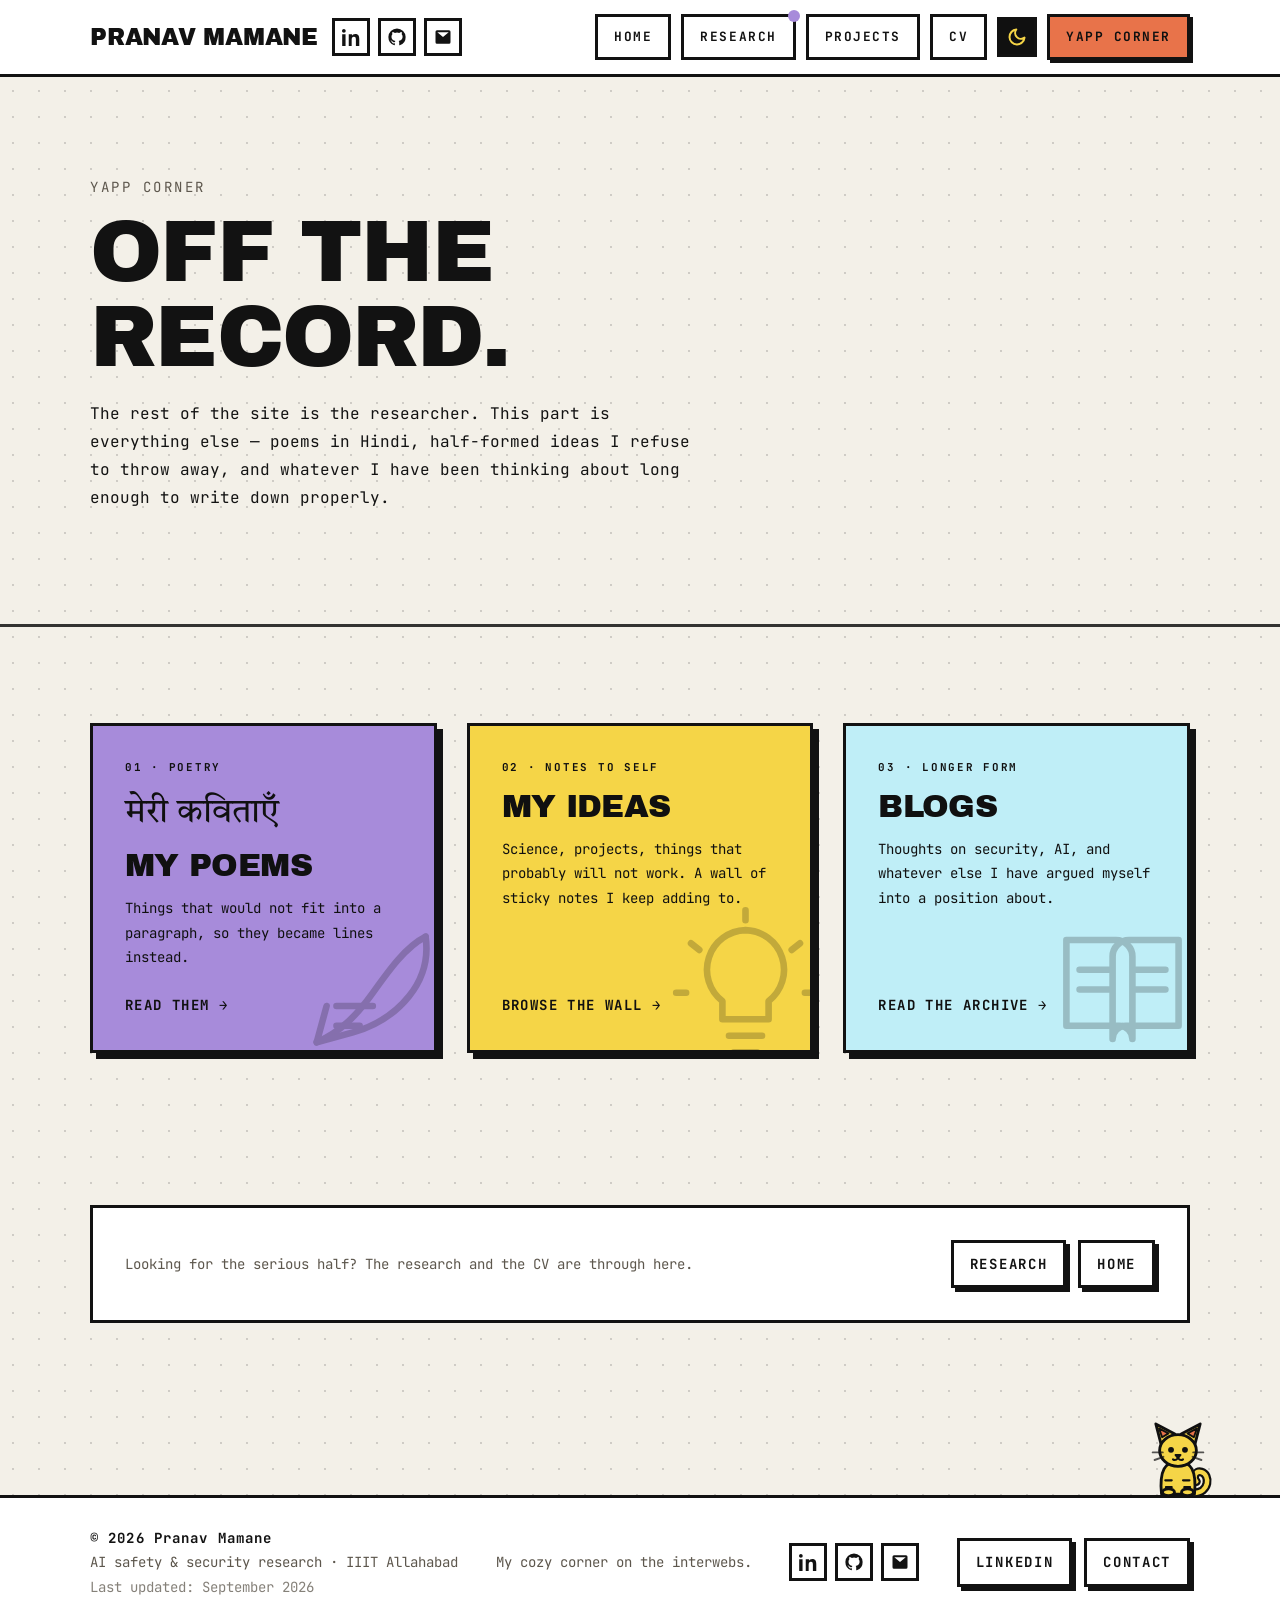
<file: yapp.html>
<!doctype html>
<html lang="en" data-theme="dark">
<head>
<meta charset="utf-8">
<meta name="viewport" content="width=device-width, initial-scale=1">
<title>Yapp Corner — Pranav Mamane</title>
<meta name="description" content="Poems, ideas and blogs — the informal half of the site.">
<meta name="color-scheme" content="dark light">
<link rel="icon" href="assets/img/favicon.svg" type="image/svg+xml">
<meta property="og:title" content="Yapp Corner — Pranav Mamane">
<meta property="og:description" content="Poems, ideas and blogs — the informal half of the site.">
<meta property="og:type" content="website">
<meta property="og:image" content="assets/img/og-card.jpg">
<meta property="og:image:width" content="1200">
<meta property="og:image:height" content="630">
<meta name="twitter:card" content="summary_large_image">
<meta name="author" content="Pranav Mamane">
<link rel="preconnect" href="https://fonts.googleapis.com">
<link rel="preconnect" href="https://fonts.gstatic.com" crossorigin>
<link href="https://fonts.googleapis.com/css2?family=Archivo+Black&family=JetBrains+Mono:wght@400;700&display=swap" rel="stylesheet">
<link href="https://fonts.googleapis.com/css2?family=Tiro+Devanagari+Hindi:ital@0;1__EXTRA_HEAD__display=swap" rel="stylesheet"><script>document.documentElement.classList.add("js");</script>
<link rel="stylesheet" href="assets/css/style.css">
</head>
<body>
<a class="skip-link" href="#main">Skip to content</a>

<!-- ===== HEADER ===== -->
<header class="header">
  <div class="header__progress" aria-hidden="true"></div>
  <div class="wrap header__inner">
    <div class="brand">
      <a class="brand__name" href="index.html">Pranav Mamane</a>
      <div class="socials">
        <a class="icon-btn" href="https://www.linkedin.com/in/pranavmamane/" aria-label="LinkedIn" rel="me noopener" target="_blank"><svg viewBox="0 0 24 24"><path d="M4.98 3.5A2.5 2.5 0 1 1 0 3.5a2.5 2.5 0 0 1 4.98 0zM.24 8.25h4.5V24H.24zM9 8.25h4.31v2.15h.06c.6-1.14 2.07-2.34 4.26-2.34 4.56 0 5.4 3 5.4 6.9V24h-4.5v-7.9c0-1.88-.03-4.3-2.62-4.3-2.62 0-3.02 2.05-3.02 4.16V24H9z"/></svg></a>
        <a class="icon-btn" href="https://github.com/pranav18june" aria-label="GitHub" rel="me noopener" target="_blank"><svg viewBox="0 0 24 24"><path d="M12 .5A11.5 11.5 0 0 0 .5 12a11.5 11.5 0 0 0 7.86 10.92c.58.1.79-.25.79-.56v-2c-3.2.7-3.88-1.37-3.88-1.37-.53-1.34-1.29-1.7-1.29-1.7-1.05-.72.08-.7.08-.7 1.16.08 1.77 1.19 1.77 1.19 1.03 1.77 2.7 1.26 3.36.96.1-.75.4-1.26.73-1.55-2.55-.29-5.24-1.28-5.24-5.7 0-1.26.45-2.29 1.19-3.1-.12-.29-.52-1.46.11-3.05 0 0 .97-.31 3.18 1.18a11 11 0 0 1 5.8 0c2.2-1.49 3.17-1.18 3.17-1.18.63 1.59.23 2.76.12 3.05.74.81 1.18 1.84 1.18 3.1 0 4.43-2.69 5.4-5.25 5.69.41.36.78 1.06.78 2.14v3.18c0 .31.21.67.8.55A11.5 11.5 0 0 0 23.5 12 11.5 11.5 0 0 0 12 .5z"/></svg></a>
        <a class="icon-btn" href="mailto:pranav18june@gmail.com" aria-label="Email"><svg viewBox="0 0 24 24"><path d="M2 5a2 2 0 0 1 2-2h16a2 2 0 0 1 2 2v14a2 2 0 0 1-2 2H4a2 2 0 0 1-2-2V5zm2.4.8L12 12l7.6-6.2H4.4z"/></svg></a>
      </div>
    </div>
    <nav class="nav" aria-label="Primary">
      <a class="nav__link" href="index.html">Home</a>
      <a class="nav__link" href="research.html" data-dot>Research</a>
      <a class="nav__link" href="projects.html">Projects</a>
      <a class="nav__link" href="experience.html">CV</a>
      <button class="theme-toggle" type="button" aria-pressed="false" aria-label="Switch to light theme">
        <svg class="sun" viewBox="0 0 24 24" fill="none" stroke="currentColor" stroke-width="2.4" stroke-linecap="round"><circle cx="12" cy="12" r="4.2"/><path d="M12 1.6v2.6M12 19.8v2.6M4.2 4.2l1.9 1.9M17.9 17.9l1.9 1.9M1.6 12h2.6M19.8 12h2.6M4.2 19.8l1.9-1.9M17.9 6.1l1.9-1.9"/></svg>
        <svg class="moon" viewBox="0 0 24 24" fill="none" stroke="currentColor" stroke-width="2.4" stroke-linecap="round" stroke-linejoin="round"><path d="M21 12.8A9 9 0 1 1 11.2 3a7 7 0 0 0 9.8 9.8z"/></svg>
      </button>
      <a class="nav__link nav__link--yapp" href="yapp.html" aria-current="page">Yapp corner</a>
    </nav>
  </div>
</header>

<main id="main">

  <!-- ===== PAGE HEAD ===== -->
  <section class="section">
    <div class="wrap">
      <span class="eyebrow">Yapp corner</span>
      <h1 class="page-title">Off the<br>record.</h1>
      <p class="hero__lead lead-wide">
        The rest of the site is the researcher. This part is everything else &mdash;
        poems in Hindi, half-formed ideas I refuse to throw away, and whatever I have
        been thinking about long enough to write down properly.
      </p>
    </div>
  </section>

  <hr class="rule">

  <!-- ===== THE THREE DOORS ===== -->
  <section class="section">
    <div class="wrap">
      <div class="yapp-grid">

        <a class="yapp-card t-purple reveal" href="poems.html">
          <span class="yapp-card__kind">01 &middot; Poetry</span>
          <span class="hindi" lang="hi">&#2350;&#2375;&#2352;&#2368; &#2325;&#2357;&#2367;&#2340;&#2366;&#2319;&#2305;</span>
          <h2>My poems</h2>
          <p>Things that would not fit into a paragraph, so they became lines instead.</p>
          <span class="yapp-card__go">Read them &rarr;</span>
          <span class="yapp-card__deco" aria-hidden="true">
            <svg viewBox="0 0 100 100" fill="none" stroke="currentColor" stroke-width="4" stroke-linecap="round" stroke-linejoin="round">
              <path d="M18 82c14-6 24-16 34-30S72 24 84 18" />
              <path d="M84 18c2 14-2 26-10 36s-20 18-34 22l-22 6 6-22" />
              <path d="M30 60h22M30 72h14" />
            </svg>
          </span>
        </a>

        <a class="yapp-card t-yellow reveal" href="ideas.html">
          <span class="yapp-card__kind">02 &middot; Notes to self</span>
          <h2>My ideas</h2>
          <p>Science, projects, things that probably will not work. A wall of sticky notes I keep adding to.</p>
          <span class="yapp-card__go">Browse the wall &rarr;</span>
          <span class="yapp-card__deco" aria-hidden="true">
            <svg viewBox="0 0 100 100" fill="none" stroke="currentColor" stroke-width="4" stroke-linecap="round" stroke-linejoin="round">
              <path d="M50 14a24 24 0 0 0-14 43v11h28V57a24 24 0 0 0-14-43z" />
              <path d="M40 78h20M43 88h14" />
              <path d="M50 8V2M22 26l-5-4M78 26l5-4M14 52H8M86 52h6" />
            </svg>
          </span>
        </a>

        <a class="yapp-card t-cyan reveal" href="blog.html">
          <span class="yapp-card__kind">03 &middot; Longer form</span>
          <h2>Blogs</h2>
          <p>Thoughts on security, AI, and whatever else I have argued myself into a position about.</p>
          <span class="yapp-card__go">Read the archive &rarr;</span>
          <span class="yapp-card__deco" aria-hidden="true">
            <svg viewBox="0 0 100 100" fill="none" stroke="currentColor" stroke-width="4" stroke-linecap="round" stroke-linejoin="round">
              <path d="M16 20h30a10 10 0 0 1 10 10v50a8 8 0 0 0-8-8H16z" />
              <path d="M84 20H54a10 10 0 0 0-10 10v50a8 8 0 0 1 8-8h32z" />
              <path d="M24 38h18M24 50h18M58 38h18M58 50h18" />
            </svg>
          </span>
        </a>

      </div>
    </div>
  </section>

  <!-- ===== BACK ===== -->
  <section class="section section--tight">
    <div class="wrap">
      <div class="card card--flat reveal" style="display:flex;gap:18px;flex-wrap:wrap;align-items:center;justify-content:space-between;">
        <p style="margin:0;color:var(--muted);font-size:var(--step--1);">
          Looking for the serious half? The research and the CV are through here.
        </p>
        <div class="footer__actions">
          <a class="btn btn--sm" href="research.html">Research</a>
          <a class="btn btn--sm" href="index.html">Home</a>
        </div>
      </div>
    </div>
  </section>

</main>

<!-- ===== FOOTER ===== -->
<footer class="footer">
  <!-- ===== THE CAT (sleeps in dark mode, wakes in light, meows when petted) ===== -->
  <div class="cat" data-cat>
    <button class="cat__btn" type="button" aria-label="Pet the cat">
      <svg class="cat__svg" viewBox="0 0 120 120" role="img" aria-hidden="true">
        <g fill="none" stroke="currentColor" stroke-width="4.5" stroke-linecap="round" stroke-linejoin="round">
          <!-- tail: dark outline stroke + yellow core, so it reads on any background -->
          <g class="cat__tail">
            <path d="M85 112C110 112 111 83 97 79c-10-3-14 9-8 15" stroke-width="14" />
            <path d="M85 112C110 112 111 83 97 79c-10-3-14 9-8 15" stroke-width="7" stroke="var(--yellow)" />
          </g>
          <!-- body -->
          <path d="M34 114C30 77 40 62 60 62s30 15 26 52z" fill="var(--yellow)" />
          <!-- stripes -->
          <path d="M40 92h10M78 92H68M41 103h9M79 103h-9" stroke-width="3.6" />
          <!-- paws -->
          <ellipse cx="45" cy="111" rx="9.5" ry="5.5" fill="var(--yellow)" />
          <ellipse cx="75" cy="111" rx="9.5" ry="5.5" fill="var(--yellow)" />
          <!-- ears -->
          <path d="M33 34 25 3l30 16z" fill="var(--yellow)" />
          <path d="M87 34 95 3 65 19z" fill="var(--yellow)" />
          <!-- head -->
          <ellipse cx="60" cy="45" rx="29" ry="25" fill="var(--yellow)" />
          <path d="M35 24 30 10l15 8z" fill="var(--orange)" stroke-width="3" />
          <path d="M85 24 90 10 75 18z" fill="var(--orange)" stroke-width="3" />
          <!-- eyes: awake -->
          <g class="cat__eyes-open">
            <circle cx="49" cy="44" r="4.6" fill="currentColor" stroke="none" />
            <circle cx="71" cy="44" r="4.6" fill="currentColor" stroke="none" />
          </g>
          <!-- eyes: asleep -->
          <g class="cat__eyes-shut">
            <path d="M44 44q5 5 10 0M66 44q5 5 10 0" stroke-width="3.8" />
          </g>
          <!-- nose + mouth -->
          <path d="M56 52h8l-4 5z" fill="var(--orange)" stroke-width="3" />
          <path d="M60 57q-4 5-8 2M60 57q4 5 8 2" stroke-width="3" />
          <!-- whiskers -->
          <path d="M36 48H20M37 55l-14 5M84 48h16M83 55l14 5" stroke-width="3" stroke="var(--ink)" opacity=".7" />
        </g>
        <!-- sleeping zzz -->
        <g class="cat__zzz" fill="var(--ink)" font-family="var(--font-mono)" font-weight="700">
          <text x="92" y="30" font-size="15">z</text>
          <text x="101" y="19" font-size="11">z</text>
          <text x="108" y="11" font-size="8">z</text>
        </g>
      </svg>
    </button>
    <span class="cat__bubble" aria-hidden="true">meow!</span>
    <span class="sr-only" role="status" data-cat-status></span>
  </div>

  <div class="wrap footer__inner">
    <div class="footer__meta">
      <strong>&copy; <span data-year>2026</span> Pranav Mamane</strong>
      AI safety &amp; security research &middot; IIIT Allahabad<br>
      <span style="opacity:.75">Last updated: September 2026</span>
    </div>
    <div class="footer__meta">My cozy corner on the interwebs.</div>
      <div class="socials footer__socials">
        <a class="icon-btn" href="https://www.linkedin.com/in/pranavmamane/" aria-label="LinkedIn" rel="me noopener" target="_blank"><svg viewBox="0 0 24 24"><path d="M4.98 3.5A2.5 2.5 0 1 1 0 3.5a2.5 2.5 0 0 1 4.98 0zM.24 8.25h4.5V24H.24zM9 8.25h4.31v2.15h.06c.6-1.14 2.07-2.34 4.26-2.34 4.56 0 5.4 3 5.4 6.9V24h-4.5v-7.9c0-1.88-.03-4.3-2.62-4.3-2.62 0-3.02 2.05-3.02 4.16V24H9z"/></svg></a>
        <a class="icon-btn" href="https://github.com/pranav18june" aria-label="GitHub" rel="me noopener" target="_blank"><svg viewBox="0 0 24 24"><path d="M12 .5A11.5 11.5 0 0 0 .5 12a11.5 11.5 0 0 0 7.86 10.92c.58.1.79-.25.79-.56v-2c-3.2.7-3.88-1.37-3.88-1.37-.53-1.34-1.29-1.7-1.29-1.7-1.05-.72.08-.7.08-.7 1.16.08 1.77 1.19 1.77 1.19 1.03 1.77 2.7 1.26 3.36.96.1-.75.4-1.26.73-1.55-2.55-.29-5.24-1.28-5.24-5.7 0-1.26.45-2.29 1.19-3.1-.12-.29-.52-1.46.11-3.05 0 0 .97-.31 3.18 1.18a11 11 0 0 1 5.8 0c2.2-1.49 3.17-1.18 3.17-1.18.63 1.59.23 2.76.12 3.05.74.81 1.18 1.84 1.18 3.1 0 4.43-2.69 5.4-5.25 5.69.41.36.78 1.06.78 2.14v3.18c0 .31.21.67.8.55A11.5 11.5 0 0 0 23.5 12 11.5 11.5 0 0 0 12 .5z"/></svg></a>
        <a class="icon-btn" href="mailto:pranav18june@gmail.com" aria-label="Email"><svg viewBox="0 0 24 24"><path d="M2 5a2 2 0 0 1 2-2h16a2 2 0 0 1 2 2v14a2 2 0 0 1-2 2H4a2 2 0 0 1-2-2V5zm2.4.8L12 12l7.6-6.2H4.4z"/></svg></a>
      </div>
    <div class="footer__actions">
      <a class="btn btn--sm" href="https://www.linkedin.com/in/pranavmamane/" target="_blank" rel="noopener">LinkedIn</a>
      <a class="btn btn--sm" href="mailto:pranav18june@gmail.com">Contact</a>
    </div>
  </div>
</footer>

<script src="assets/js/main.js"></script>
</body>
</html>
</file>
<file: assets/css/style.css>
/* =========================================================
   NEO-BRUTALIST PORTFOLIO — design system
   Edit the tokens below to re-skin the whole site.
   ========================================================= */

/* ---------- 1. TOKENS ---------- */
:root {
  /* palette (dark is the default theme) */
  --bg:        #1b1b1b;
  --bg-soft:   #242424;
  --ink:       #f2f0eb;
  --muted:     #a6a199;
  --line:      #f2f0eb;
  --shadow-col:#000000;

  --orange:    #e8734a;
  --purple:    #a78bda;
  --green:     #2f9e5f;
  --yellow:    #f5d547;
  --cyan:      #bfeef7;
  --pink:      #e9a1c4;

  /* on-accent text is always near-black in this system */
  --on-accent: #101010;

  --dot:       rgba(242, 240, 235, 0.13);
  --dot-size:  26px;

  /* structure */
  --bw:        3px;                 /* border width  */
  --sh:        6px;                 /* shadow offset */
  --radius:    0px;
  --wrap:      1180px;
  --gutter:    clamp(18px, 4vw, 40px);

  /* type */
  --font-display: "Archivo Black", "Arial Black", "Helvetica Neue", Impact, sans-serif;
  --font-mono: "JetBrains Mono", ui-monospace, SFMono-Regular, "SF Mono", Menlo, Consolas, monospace;

  --step--1: clamp(0.78rem, 0.74rem + 0.2vw, 0.875rem);   /* 12.5 - 14px */
  --step-0:  clamp(0.88rem, 0.84rem + 0.22vw, 1rem);
  --step-1:  clamp(1.05rem, 0.98rem + 0.4vw, 1.25rem);
  --step-2:  clamp(1.4rem, 1.2rem + 1vw, 2rem);
  --step-3:  clamp(1.9rem, 1.5rem + 2vw, 3rem);
  --step-4:  clamp(2.8rem, 1.9rem + 4.4vw, 5.6rem);

  --ease: cubic-bezier(.2, .8, .2, 1);
}

[data-theme="light"] {
  --bg:        #f3f0e8;
  --bg-soft:   #ffffff;
  --ink:       #121212;
  --muted:     #5d574d;
  --line:      #121212;
  --shadow-col:#121212;
  --dot:       rgba(18, 18, 18, 0.16);
}

/* ---------- 2. RESET ---------- */
*, *::before, *::after { box-sizing: border-box; }
html { -webkit-text-size-adjust: 100%; scroll-behavior: smooth; }
@media (prefers-reduced-motion: reduce) { html { scroll-behavior: auto; } }

body {
  margin: 0;
  min-height: 100vh;
  background-color: var(--bg);
  background-image: radial-gradient(var(--dot) 1.2px, transparent 1.2px);
  background-size: var(--dot-size) var(--dot-size);
  color: var(--ink);
  font-family: var(--font-mono);
  font-size: var(--step-0);
  line-height: 1.75;
  overflow-x: hidden;
  transition: background-color .25s var(--ease), color .25s var(--ease);
}

img, svg { display: block; max-width: 100%; }
a { color: inherit; }
button { font: inherit; color: inherit; }
h1, h2, h3, h4 {
  font-family: var(--font-display);
  font-weight: 400;
  text-transform: uppercase;
  letter-spacing: -0.02em;
  line-height: 0.98;
  margin: 0;
}
p { margin: 0 0 1em; }
ul { margin: 0; padding: 0; list-style: none; }

:focus-visible {
  outline: var(--bw) solid var(--orange);
  outline-offset: 3px;
}

::selection { background: var(--orange); color: var(--on-accent); }

.skip-link {
  position: absolute; left: -9999px; top: 0; z-index: 200;
  background: var(--yellow); color: #101010;
  padding: 12px 18px; border: var(--bw) solid #101010; font-weight: 700;
}
.skip-link:focus { left: 12px; top: 12px; }

.sr-only {
  position: absolute; width: 1px; height: 1px; padding: 0; margin: -1px;
  overflow: hidden; clip: rect(0 0 0 0); white-space: nowrap; border: 0;
}

/* ---------- 3. LAYOUT ---------- */
.wrap { width: 100%; max-width: var(--wrap); margin-inline: auto; padding-inline: var(--gutter); }
.section { padding-block: clamp(48px, 8vw, 96px); }
.section--tight { padding-block: clamp(32px, 5vw, 56px); }

.rule { height: var(--bw); background: var(--line); border: 0; margin: 0; opacity: .85; }

.section-head {
  display: flex; align-items: flex-end; justify-content: space-between;
  gap: 20px; flex-wrap: wrap; margin-bottom: clamp(24px, 4vw, 44px);
}
.section-head h2 { font-size: var(--step-3); }
.section-head p { color: var(--muted); margin: 6px 0 0; max-width: 52ch; font-size: var(--step--1); }

.eyebrow {
  display: inline-block; font-size: var(--step--1); letter-spacing: .18em;
  text-transform: uppercase; color: var(--muted); margin-bottom: 10px;
}

/* ---------- 4. HEADER / NAV ---------- */
.header {
  position: sticky; top: 0; z-index: 90;
  background: var(--bg-soft);
  border-bottom: var(--bw) solid var(--line);
}
.header__progress {
  position: absolute; inset: 0 auto 0 0; width: var(--progress, 0%);
  background: var(--green); opacity: .95; pointer-events: none;
  transition: width .08s linear;
}
.header__inner {
  position: relative; z-index: 1;
  display: flex; align-items: center; justify-content: space-between;
  gap: 16px; padding-block: 14px; flex-wrap: wrap;
}
.brand { display: flex; align-items: center; gap: 14px; flex-wrap: wrap; }
.brand__name {
  font-family: var(--font-display); font-size: clamp(1.05rem, 0.9rem + .7vw, 1.5rem);
  text-transform: uppercase; letter-spacing: -0.01em; text-decoration: none; white-space: nowrap;
}
.socials { display: flex; gap: 8px; }
.icon-btn {
  display: grid; place-items: center; width: 38px; height: 38px;
  border: var(--bw) solid var(--line); background: transparent; color: inherit;
  text-decoration: none; cursor: pointer;
  transition: transform .15s var(--ease), background-color .15s var(--ease), color .15s var(--ease);
}
.icon-btn svg { width: 18px; height: 18px; fill: currentColor; }
.icon-btn:hover { background: var(--ink); color: var(--bg); transform: translate(-2px, -2px); }

.nav { display: flex; align-items: center; gap: 10px; flex-wrap: wrap; }
.nav__link {
  position: relative; text-decoration: none; text-transform: uppercase;
  font-size: 0.8rem; letter-spacing: .12em; font-weight: 700;
  padding: 9px 16px; border: var(--bw) solid var(--line); background: transparent;
  transition: transform .15s var(--ease), background-color .15s var(--ease), color .15s var(--ease), box-shadow .15s var(--ease);
}
.nav__link:hover { transform: translate(-2px, -2px); box-shadow: 3px 3px 0 var(--shadow-col); }
.nav__link[aria-current="page"] { background: var(--ink); color: var(--bg); }
.nav__link[data-dot]::after {
  content: ""; position: absolute; top: -7px; right: -7px;
  width: 12px; height: 12px; border-radius: 50%; background: var(--purple);
}
.theme-toggle {
  width: 40px; height: 40px; display: grid; place-items: center; cursor: pointer;
  background: var(--yellow); color: #101010; border: var(--bw) solid var(--line);
  transition: transform .15s var(--ease);
}
.theme-toggle:hover { transform: translate(-2px, -2px) rotate(-6deg); }
.theme-toggle svg { width: 20px; height: 20px; }
.theme-toggle .moon { display: none; }
[data-theme="light"] .theme-toggle { background: #101010; color: var(--yellow); }
[data-theme="light"] .theme-toggle .sun { display: none; }
[data-theme="light"] .theme-toggle .moon { display: block; }

/* ---------- 5. BUTTONS / CHIPS ---------- */
.btn {
  display: inline-flex; align-items: center; gap: 10px;
  padding: 14px 24px; text-decoration: none; cursor: pointer;
  font-weight: 700; font-size: var(--step--1); letter-spacing: .12em; text-transform: uppercase;
  border: var(--bw) solid var(--line); background: transparent; color: var(--ink);
  box-shadow: var(--sh) var(--sh) 0 var(--shadow-col);
  transition: transform .15s var(--ease), box-shadow .15s var(--ease), background-color .15s var(--ease);
}
.btn:hover { transform: translate(-3px, -3px); box-shadow: calc(var(--sh) + 3px) calc(var(--sh) + 3px) 0 var(--shadow-col); }
.btn:active { transform: translate(2px, 2px); box-shadow: 2px 2px 0 var(--shadow-col); }
.btn svg { width: 18px; height: 18px; fill: currentColor; }
.btn--primary { background: var(--orange); color: var(--on-accent); border-color: var(--line); }
.btn--ghost { background: var(--bg-soft); }
.btn--sm { padding: 9px 16px; box-shadow: 4px 4px 0 var(--shadow-col); }

.chip {
  display: inline-flex; align-items: center; gap: 6px;
  padding: 3px 10px; font-size: 0.72rem; letter-spacing: .1em; text-transform: uppercase;
  font-weight: 700; border: 2px solid var(--line); background: transparent;
  max-width: 100%; overflow-wrap: anywhere;
}
.chip--solid  { background: var(--ink); color: var(--bg); border-color: var(--ink); }
.chip--green  { background: var(--green);  color: var(--on-accent); border-color: var(--line); }
.chip--purple { background: var(--purple); color: var(--on-accent); border-color: var(--line); }
.chip--orange { background: var(--orange); color: var(--on-accent); border-color: var(--line); }
.chip--yellow { background: var(--yellow); color: var(--on-accent); border-color: var(--line); }
.chip--cyan   { background: var(--cyan);   color: var(--on-accent); border-color: var(--line); }

.tags { display: flex; flex-wrap: wrap; gap: 8px; }

/* inline text links */
.tlink {
  color: inherit; text-decoration: none;
  border-bottom: 2px solid var(--orange);
  padding-bottom: 1px; transition: background-color .15s var(--ease);
}
.tlink:hover { background: var(--orange); color: var(--on-accent); }

/* ---------- 6. CARD PRIMITIVE ---------- */
.card {
  background: var(--bg-soft);
  border: var(--bw) solid var(--line);
  box-shadow: var(--sh) var(--sh) 0 var(--shadow-col);
  padding: clamp(20px, 3vw, 32px);
}
.card--flat { box-shadow: none; }
.card--hover { transition: transform .18s var(--ease), box-shadow .18s var(--ease); }
.card--hover:hover { transform: translate(-4px, -4px); box-shadow: calc(var(--sh) + 4px) calc(var(--sh) + 4px) 0 var(--shadow-col); }

/* ---------- 7. HERO ---------- */
.hero { padding-block: clamp(40px, 7vw, 88px); }
.hero__grid {
  display: grid; gap: clamp(28px, 5vw, 60px);
  grid-template-columns: 1fr; align-items: center;
}
@media (min-width: 900px) { .hero__grid { grid-template-columns: 1.05fr 0.95fr; } }

.badge {
  display: inline-block; background: var(--green); color: var(--on-accent);
  border: var(--bw) solid var(--line); padding: 7px 16px;
  font-size: var(--step--1); font-weight: 700; letter-spacing: .16em; text-transform: uppercase;
  box-shadow: 4px 4px 0 var(--shadow-col);
}
.hero h1 { font-size: var(--step-4); margin: 22px 0 18px; }
.hero__lead { color: var(--ink); max-width: 46ch; font-size: var(--step-0); }
.hero__lead strong { color: var(--orange); font-weight: 700; }
.hero__actions { display: flex; flex-wrap: wrap; gap: 16px; margin-top: 28px; }

/* portrait with cursor-reveal */
/* --r animates natively thanks to @property; browsers without it just snap. */
@property --r {
  syntax: "<length>";
  inherits: true;
  initial-value: 0px;
}

.portrait {
  position: relative; justify-self: center; width: min(100%, 430px);
  --r: 0px;          /* current reveal radius   */
  --rr: 170px;       /* radius when revealed     */
  --mx: 50%; --my: 50%;
  transition: --r .3s var(--ease);
}
.portrait.is-on { --r: var(--rr); }

.portrait__frame {
  position: relative; overflow: hidden;
  border: var(--bw) solid var(--line);
  box-shadow: var(--sh) var(--sh) 0 var(--shadow-col);
  background: var(--bg-soft);
  aspect-ratio: 1 / 1;
  cursor: crosshair;
}
.portrait__img { position: absolute; inset: 0; width: 100%; height: 100%; object-fit: cover; }
.portrait__img--real { clip-path: circle(var(--r) at var(--mx) var(--my)); }
.portrait__ring {
  position: absolute; top: 0; left: 0; z-index: 2;
  width: calc(var(--r) * 2); height: calc(var(--r) * 2);
  transform: translate(calc(var(--mx) - var(--r)), calc(var(--my) - var(--r)));
  border: var(--bw) solid var(--ink); border-radius: 50%;
  pointer-events: none; opacity: var(--ring-o, 0);
  transition: opacity .2s var(--ease);
  mix-blend-mode: difference;
}
.portrait__hint {
  margin-top: 14px; text-align: center; font-size: var(--step--1);
  color: var(--muted); letter-spacing: .1em; text-transform: uppercase;
  transition: opacity .2s var(--ease);
}
.portrait.is-on .portrait__hint { opacity: .35; }

/* ---------- 8. NOW / BASE CARD ---------- */
.now {
  background: var(--purple); color: var(--on-accent);
  border: var(--bw) solid var(--line);
  box-shadow: var(--sh) var(--sh) 0 var(--shadow-col);
  padding: clamp(24px, 4vw, 44px);
}
.now h2 { font-size: var(--step-2); margin-bottom: 24px; }
.now__grid { display: grid; gap: clamp(20px, 3vw, 44px); grid-template-columns: 1fr; }
@media (min-width: 820px) { .now__grid { grid-template-columns: 0.8fr 1.2fr; } }
.now__facts { display: grid; gap: 14px; align-content: start; }
.now__fact { display: flex; gap: 12px; align-items: flex-start; }
.now__key {
  background: #101010; color: #fff; font-size: 0.7rem; font-weight: 700;
  letter-spacing: .12em; padding: 3px 9px; white-space: nowrap; margin-top: 3px;
}
.now__val { font-size: var(--step--1); line-height: 1.8; }
.now p { margin: 0; }

/* ---------- 9. GRIDS ---------- */
.grid { display: grid; gap: clamp(18px, 2.5vw, 28px); }
.grid--2 { grid-template-columns: repeat(auto-fit, minmax(min(100%, 320px), 1fr)); }
.grid--3 { grid-template-columns: repeat(auto-fit, minmax(min(100%, 280px), 1fr)); }

/* focus cards (what I work on) */
.focus { display: grid; gap: 12px; align-content: start; }
.focus__num {
  font-family: var(--font-display); font-size: var(--step-2);
  -webkit-text-stroke: 2px var(--ink); color: transparent; line-height: 1;
}
.focus h3 { font-size: var(--step-1); }
.focus p { color: var(--muted); font-size: var(--step--1); margin: 0; }

/* ---------- 10. PROJECT CARDS ---------- */
.project { display: flex; flex-direction: column; padding: 0; overflow: hidden; }
.project__top {
  border-bottom: var(--bw) solid var(--line);
  padding: 18px 22px; display: flex; align-items: center; justify-content: space-between; gap: 12px;
  color: var(--on-accent); font-weight: 700; letter-spacing: .1em; text-transform: uppercase; font-size: 0.72rem;
}
.project__body { padding: 22px; display: flex; flex-direction: column; gap: 14px; flex: 1; }
.project__body h3 { font-size: var(--step-1); }
.project__body p { color: var(--muted); font-size: var(--step--1); margin: 0; }
.project__links { display: flex; gap: 10px; flex-wrap: wrap; margin-top: auto; padding-top: 6px; }
.t-orange { background: var(--orange); }
.t-purple { background: var(--purple); }
.t-green  { background: var(--green); }
.t-yellow { background: var(--yellow); }
.t-cyan   { background: var(--cyan); }
.t-pink   { background: var(--pink); }

/* ---------- 11. PUBLICATIONS ---------- */
.filters { display: flex; flex-wrap: wrap; gap: 10px; margin-bottom: 28px; }
.filter {
  cursor: pointer; background: transparent; border: var(--bw) solid var(--line);
  padding: 8px 16px; font-size: var(--step--1); font-weight: 700;
  letter-spacing: .1em; text-transform: uppercase;
  transition: transform .15s var(--ease), background-color .15s var(--ease), color .15s var(--ease);
}
.filter:hover { transform: translate(-2px, -2px); }
.filter[aria-pressed="true"] { background: var(--ink); color: var(--bg); }

.pub-list { display: grid; gap: 18px; }
.pub {
  display: grid; gap: 4px 22px; grid-template-columns: 1fr;
  background: var(--bg-soft); border: var(--bw) solid var(--line);
  box-shadow: var(--sh) var(--sh) 0 var(--shadow-col);
  padding: clamp(18px, 2.4vw, 26px);
  transition: transform .18s var(--ease), box-shadow .18s var(--ease);
}
.pub:hover { transform: translate(-3px, -3px); box-shadow: calc(var(--sh) + 3px) calc(var(--sh) + 3px) 0 var(--shadow-col); }
@media (min-width: 720px) { .pub { grid-template-columns: 92px 1fr; } }
.pub__year {
  font-family: var(--font-display); font-size: var(--step-1);
  color: var(--muted); line-height: 1.2;
}
.pub__body { display: grid; gap: 10px; min-width: 0; }
.pub__title { font-size: var(--step-1); line-height: 1.15; overflow-wrap: anywhere; }
.pub__authors { font-size: var(--step--1); color: var(--muted); margin: 0; }
.pub__authors .me { color: var(--ink); text-decoration: underline; text-decoration-color: var(--orange); text-underline-offset: 3px; }
.pub__meta { display: flex; flex-wrap: wrap; gap: 8px; align-items: center; }
.pub__links { display: flex; flex-wrap: wrap; gap: 8px; }
.pub__links a {
  text-decoration: none; font-size: 0.72rem; font-weight: 700; letter-spacing: .1em; text-transform: uppercase;
  border: 2px solid var(--line); padding: 4px 10px;
  transition: background-color .15s var(--ease), color .15s var(--ease);
}
.pub__links a:hover { background: var(--ink); color: var(--bg); }
.is-hidden { display: none !important; }

/* ---------- 12. TALKS ---------- */
.talk {
  display: grid; gap: 6px 24px; grid-template-columns: 1fr; align-items: start;
  padding: 22px 0; border-bottom: 2px dashed var(--muted);
}
.talk:last-child { border-bottom: 0; }
@media (min-width: 760px) { .talk { grid-template-columns: 150px 1fr auto; } }
.talk__date { font-size: var(--step--1); color: var(--muted); letter-spacing: .08em; text-transform: uppercase; }
.talk h3 { font-size: var(--step-1); margin-bottom: 6px; }
.talk__where { font-size: var(--step--1); color: var(--muted); margin: 0; }
.talk__side { display: flex; gap: 8px; flex-wrap: wrap; align-items: center; margin-top: 8px; }
@media (min-width: 760px) { .talk__side { margin-top: 0; justify-content: flex-end; } }

/* ---------- 13. TIMELINE ---------- */
.timeline { position: relative; display: grid; gap: 26px; }
.timeline::before {
  content: ""; position: absolute; left: 9px; top: 6px; bottom: 6px;
  width: var(--bw); background: var(--line); opacity: .5;
}
@media (min-width: 860px) { .timeline::before { left: 210px; } }
.tl-item { position: relative; padding-left: 40px; }
@media (min-width: 860px) { .tl-item { padding-left: 250px; } }
.tl-item::before {
  content: ""; position: absolute; left: 0; top: 8px;
  width: 21px; height: 21px; border-radius: 50%;
  background: var(--bg); border: var(--bw) solid var(--line);
}
@media (min-width: 860px) { .tl-item::before { left: 201px; } }
.tl-item.is-current::before { background: var(--green); }
.tl-when {
  font-size: var(--step--1); color: var(--muted); letter-spacing: .08em;
  text-transform: uppercase; margin-bottom: 8px;
}
@media (min-width: 860px) {
  .tl-when { position: absolute; left: 0; top: 4px; width: 180px; text-align: right; margin: 0; }
}
.tl-role { font-size: var(--step-1); margin-bottom: 4px; }
.tl-org { font-size: var(--step-0); color: var(--orange); margin: 0 0 12px; font-weight: 700; }
.tl-points { display: grid; gap: 8px; margin-bottom: 14px; }
.tl-points li { position: relative; padding-left: 20px; font-size: var(--step--1); color: var(--muted); line-height: 1.75; }
.tl-points li::before { content: "▸"; position: absolute; left: 0; color: var(--orange); }

/* ---------- 14. STATS ---------- */
.stats { display: grid; gap: 0; grid-template-columns: repeat(auto-fit, minmax(150px, 1fr));
  border: var(--bw) solid var(--line); box-shadow: var(--sh) var(--sh) 0 var(--shadow-col); background: var(--bg-soft); }
.stat { padding: 22px; border-right: var(--bw) solid var(--line); }
.stat:last-child { border-right: 0; }
.stat__num { font-family: var(--font-display); font-size: var(--step-2); line-height: 1; }
.stat__label { font-size: 0.72rem; letter-spacing: .12em; text-transform: uppercase; color: var(--muted); margin-top: 8px; }

/* ---------- 15. CTA + FOOTER ---------- */
.cta {
  background: var(--yellow); color: var(--on-accent);
  border: var(--bw) solid var(--line); box-shadow: var(--sh) var(--sh) 0 var(--shadow-col);
  padding: clamp(28px, 5vw, 56px); text-align: center;
}
.cta h2 { font-size: var(--step-3); margin-bottom: 14px; }
.cta p { max-width: 54ch; margin-inline: auto; font-size: var(--step--1); }
.cta .btn { color: var(--on-accent); border-color: #101010; box-shadow: var(--sh) var(--sh) 0 #101010; }
.cta .btn--primary { background: #101010; color: #fff; }
.cta__actions { display: flex; gap: 16px; justify-content: center; flex-wrap: wrap; margin-top: 26px; }

.footer { border-top: var(--bw) solid var(--line); margin-top: clamp(96px, 9vw, 130px); background: var(--bg-soft); }
.footer__inner {
  display: flex; flex-wrap: wrap; gap: 20px; align-items: center; justify-content: space-between;
  padding-block: 28px; font-size: var(--step--1);
}
.footer__meta { color: var(--muted); }
.footer__meta strong { color: var(--ink); display: block; letter-spacing: .08em; }
.footer__actions { display: flex; gap: 12px; flex-wrap: wrap; }

/* ---------- 16. CURSOR RING ---------- */
.cursor-ring {
  position: fixed; top: 0; left: 0; z-index: 999; pointer-events: none;
  width: 26px; height: 26px; margin: -13px 0 0 -13px;
  border: 2px solid var(--ink); border-radius: 50%;
  opacity: 0; transition: opacity .25s var(--ease), width .18s var(--ease), height .18s var(--ease), margin .18s var(--ease), background-color .18s var(--ease);
  mix-blend-mode: difference;
}
.cursor-ring.is-visible { opacity: .9; }
.cursor-ring.is-big { width: 54px; height: 54px; margin: -27px 0 0 -27px; }
@media (hover: none), (pointer: coarse) { .cursor-ring { display: none; } }

/* ---------- 17. REVEAL ON SCROLL ---------- */
.js .reveal { opacity: 0; transform: translateY(18px); transition: opacity .5s var(--ease), transform .5s var(--ease); }
.js .reveal.is-in { opacity: 1; transform: none; }
@media (prefers-reduced-motion: reduce) {
  .js .reveal { opacity: 1; transform: none; transition: none; }
  .btn, .card--hover, .pub, .nav__link, .icon-btn { transition: none; }
  .portrait { transition: none; }
}

/* ---------- 18. PAGE-LEVEL UTILITIES ---------- */
.page-title { font-size: var(--step-4); margin-bottom: 20px; }
.lead-wide { max-width: 62ch; }
.sub-head { font-size: var(--step-1); margin-bottom: 14px; }
.stack-gap { margin-bottom: 40px; }
.card-title { font-size: var(--step-2); margin-bottom: 18px; }

/* ---------- 19. CASE STUDIES ---------- */
.cases { display: grid; gap: clamp(24px, 4vw, 40px); }
.case {
  display: grid; grid-template-columns: 1fr;
  background: var(--bg-soft); border: var(--bw) solid var(--line);
  box-shadow: var(--sh) var(--sh) 0 var(--shadow-col);
}
@media (min-width: 880px) { .case { grid-template-columns: 260px 1fr; } }
.case__media {
  position: relative; min-height: 180px; color: var(--on-accent);
  border-bottom: var(--bw) solid var(--line);
  display: flex; flex-direction: column; justify-content: space-between;
  padding: 22px;
}
@media (min-width: 880px) { .case__media { border-bottom: 0; border-right: var(--bw) solid var(--line); } }
.case__index { font-family: var(--font-display); font-size: clamp(3rem, 6vw, 5rem); line-height: 0.9; }
.case__kind { font-size: 0.72rem; font-weight: 700; letter-spacing: .14em; text-transform: uppercase; }
.case__body { padding: clamp(22px, 3vw, 34px); display: grid; gap: 14px; align-content: start; }
.case__body h3 { font-size: var(--step-2); }
.case__tagline { font-size: var(--step-0); color: var(--ink); margin: 0; font-weight: 700; }
.case__body > p { color: var(--muted); font-size: var(--step--1); margin: 0; }
.case__facts { display: grid; gap: 10px; margin: 4px 0; }
.case__facts li { font-size: var(--step--1); line-height: 1.75; color: var(--muted); display: flex; gap: 12px; flex-wrap: wrap; }
.case__k {
  background: var(--ink); color: var(--bg); font-size: 0.68rem; font-weight: 700;
  letter-spacing: .12em; text-transform: uppercase; padding: 2px 9px; height: fit-content; white-space: nowrap;
}

/* ---------- 20. SKILLS ---------- */
.skills { display: grid; gap: 18px; }
.skill-row { display: grid; gap: 8px; }
.skill-row__k {
  font-size: 0.7rem; font-weight: 700; letter-spacing: .14em;
  text-transform: uppercase; color: var(--muted);
}




/* =========================================================
   YAPP CORNER - the informal half of the site.
   Hub, poems, ideas wall, blog catalogue and post pages.
   ========================================================= */

/* ---------- 21. THE YAPP NAV BUTTON ---------- */
.nav__link--yapp {
  background: var(--orange); color: var(--on-accent);
  border-color: var(--line);
  box-shadow: 3px 3px 0 var(--shadow-col);
}
.nav__link--yapp:hover { box-shadow: 5px 5px 0 var(--shadow-col); }
.nav__link--yapp[aria-current="page"] { background: var(--orange); color: var(--on-accent); }

/* ---------- 22. YAPP HUB ---------- */
.yapp-grid { display: grid; gap: clamp(20px, 3vw, 30px); grid-template-columns: 1fr; }
@media (min-width: 820px) { .yapp-grid { grid-template-columns: repeat(3, 1fr); } }

.yapp-card {
  position: relative; display: flex; flex-direction: column; gap: 14px;
  min-height: clamp(260px, 34vw, 330px);
  padding: clamp(22px, 3vw, 32px);
  border: var(--bw) solid var(--line);
  box-shadow: var(--sh) var(--sh) 0 var(--shadow-col);
  color: var(--on-accent); text-decoration: none; overflow: hidden;
  transition: transform .18s var(--ease), box-shadow .18s var(--ease);
}
.yapp-card:hover { transform: translate(-5px, -5px); box-shadow: calc(var(--sh) + 5px) calc(var(--sh) + 5px) 0 var(--shadow-col); }
.yapp-card h2 { font-size: var(--step-2); line-height: 1; }
.yapp-card .hindi { font-family: var(--font-deva); font-size: clamp(1.5rem, 3vw, 2.1rem); line-height: 1.35; text-transform: none; }
.yapp-card p { font-size: var(--step--1); margin: 0; max-width: 34ch; }
.yapp-card__kind {
  font-size: .68rem; font-weight: 700; letter-spacing: .16em; text-transform: uppercase;
}
.yapp-card__go { margin-top: auto; font-weight: 700; font-size: var(--step--1); letter-spacing: .1em; text-transform: uppercase; }
.yapp-card__deco { position: absolute; right: -18px; bottom: -22px; opacity: .22; pointer-events: none; }
.yapp-card__deco svg { width: clamp(110px, 16vw, 165px); height: auto; }

/* ---------- 23. POEMS ---------- */
:root { --font-deva: "Tiro Devanagari Hindi", "Noto Sans Devanagari", Georgia, serif; }

.poem-page { max-width: 760px; margin-inline: auto; }
.poem-title-deva {
  font-family: var(--font-deva); text-transform: none; letter-spacing: 0;
  font-size: clamp(2.4rem, 7vw, 4.2rem); line-height: 1.25;
}
.poem {
  border: var(--bw) solid var(--line); background: var(--bg-soft);
  box-shadow: var(--sh) var(--sh) 0 var(--shadow-col);
  padding: clamp(24px, 4vw, 44px); margin-bottom: clamp(22px, 3vw, 34px);
}
.poem__head {
  display: flex; justify-content: space-between; align-items: baseline;
  gap: 16px; flex-wrap: wrap; margin-bottom: 18px;
  padding-bottom: 14px; border-bottom: 2px dashed var(--muted);
}
.poem__title {
  font-family: var(--font-deva); font-weight: 400; text-transform: none;
  letter-spacing: 0; font-size: clamp(1.4rem, 3.4vw, 2rem); line-height: 1.3;
}
.poem__title--latin { font-family: var(--font-display); text-transform: uppercase; letter-spacing: -.02em; }
.poem__date { font-size: var(--step--1); color: var(--muted); letter-spacing: .08em; text-transform: uppercase; white-space: nowrap; }
.poem__body {
  font-family: var(--font-deva); font-size: clamp(1.05rem, 2.2vw, 1.3rem);
  line-height: 2.1; white-space: pre-line; margin: 0;
}
.poem__body--latin { font-family: var(--font-mono); font-size: var(--step-0); line-height: 2; }
.poem__note { margin: 18px 0 0; font-size: var(--step--1); color: var(--muted); font-style: italic; }

/* ---------- 24. IDEAS WALL ---------- */
.notes {
  display: grid; gap: clamp(22px, 3vw, 34px);
  grid-template-columns: repeat(auto-fill, minmax(min(100%, 270px), 1fr));
  padding-block: 14px;
}
.note {
  position: relative; display: block; width: 100%; text-align: left;
  background: var(--note, #f6e58d); color: #1a1a1a;
  border: 0; padding: 34px 22px 22px;
  font-family: var(--font-mono); font-size: var(--step--1); line-height: 1.7;
  box-shadow: 5px 6px 14px rgba(0, 0, 0, .35);
  cursor: pointer;
  transform: rotate(var(--tilt, -1.5deg));
  transition: transform .18s var(--ease), box-shadow .18s var(--ease);
}
.note:hover, .note:focus-visible {
  transform: rotate(0deg) translateY(-5px) scale(1.02);
  box-shadow: 8px 10px 20px rgba(0, 0, 0, .45);
  z-index: 2;
}
/* the bit of tape */
.note::before {
  content: ""; position: absolute; top: -11px; left: 50%;
  width: 84px; height: 24px; transform: translateX(-50%) rotate(var(--tape, 2deg));
  background: rgba(255, 255, 255, .55);
  border-left: 1px solid rgba(0, 0, 0, .08); border-right: 1px solid rgba(0, 0, 0, .08);
  box-shadow: 0 1px 3px rgba(0, 0, 0, .18);
}
.note__meta { display: flex; justify-content: space-between; align-items: center; gap: 10px; margin-bottom: 12px; }
.note__date { font-size: .68rem; letter-spacing: .12em; text-transform: uppercase; opacity: .65; }
.note__tag {
  font-size: .62rem; font-weight: 700; letter-spacing: .1em; text-transform: uppercase;
  background: #1a1a1a; color: #fff; padding: 2px 8px;
}
.note h3 {
  font-family: var(--font-mono); font-weight: 700; text-transform: none; letter-spacing: 0;
  font-size: var(--step-0); line-height: 1.4; margin-bottom: 8px;
}
.note__body { margin: 0; }
.note__more { display: none; margin-top: 10px; }
.note.is-open .note__more { display: block; }
.note__toggle {
  margin-top: 12px; font-size: .68rem; font-weight: 700;
  letter-spacing: .1em; text-transform: uppercase; opacity: .6;
}
.note.is-open { transform: rotate(0deg); }

/* ---------- 25. BLOG CATALOGUE ---------- */
.catalog { display: grid; gap: 0; border-top: var(--bw) solid var(--line); }
.entry {
  display: grid; gap: 6px 26px; grid-template-columns: 1fr;
  padding: clamp(20px, 3vw, 30px) clamp(6px, 1.5vw, 18px);
  border-bottom: var(--bw) solid var(--line);
  text-decoration: none; color: inherit;
  transition: background-color .16s var(--ease), padding-left .16s var(--ease);
}
@media (min-width: 760px) { .entry { grid-template-columns: 132px 1fr auto; align-items: baseline; } }
.entry:hover { background: var(--bg-soft); padding-left: clamp(14px, 2.5vw, 28px); }
.entry__date { font-size: var(--step--1); color: var(--muted); letter-spacing: .08em; text-transform: uppercase; }
.entry__title { font-size: var(--step-1); line-height: 1.15; margin-bottom: 6px; }
.entry:hover .entry__title { color: var(--orange); }
.entry__excerpt { font-size: var(--step--1); color: var(--muted); margin: 0; max-width: 62ch; }
.entry__meta { display: flex; gap: 8px; flex-wrap: wrap; margin-top: 10px; }
@media (min-width: 760px) { .entry__meta { margin-top: 0; justify-content: flex-end; } }

/* ---------- 26. BLOG POST ---------- */
.post { max-width: 720px; margin-inline: auto; }
.post__head { margin-bottom: clamp(26px, 4vw, 44px); }
.post__head h1 { font-size: var(--step-3); margin-bottom: 16px; }
.post__meta { display: flex; gap: 12px; flex-wrap: wrap; align-items: center; font-size: var(--step--1); color: var(--muted); }
.prose { font-size: var(--step-0); line-height: 1.95; }
.prose > * + * { margin-top: 1.3em; }
.prose h2 { font-size: var(--step-2); margin-top: 1.8em; }
.prose h3 { font-size: var(--step-1); margin-top: 1.6em; }
.prose p { margin-bottom: 0; }
.prose ul { display: grid; gap: 10px; }
.prose ul li { position: relative; padding-left: 22px; }
.prose ul li::before { content: "\25B8"; position: absolute; left: 0; color: var(--orange); }
.prose blockquote {
  margin: 1.6em 0; padding: 18px 24px;
  border-left: var(--bw) solid var(--orange); background: var(--bg-soft);
  font-style: italic; color: var(--ink);
}
.prose code {
  font-family: var(--font-mono); font-size: .9em;
  background: var(--bg-soft); border: 2px solid var(--line); padding: 1px 6px;
}
.prose pre {
  background: var(--bg-soft); border: var(--bw) solid var(--line);
  padding: 18px; overflow-x: auto; box-shadow: 4px 4px 0 var(--shadow-col);
}
.prose pre code { border: 0; padding: 0; background: none; }
.prose a { color: inherit; border-bottom: 2px solid var(--orange); text-decoration: none; }
.prose a:hover { background: var(--orange); color: var(--on-accent); }
.post__foot {
  margin-top: clamp(36px, 5vw, 60px); padding-top: 26px;
  border-top: var(--bw) solid var(--line);
  display: flex; gap: 16px; flex-wrap: wrap; justify-content: space-between; align-items: center;
}

/* ---------- 27. EMPTY / PLACEHOLDER STATE ---------- */
.placeholder {
  border: var(--bw) dashed var(--muted); background: transparent;
  padding: clamp(20px, 3vw, 30px); color: var(--muted);
  font-size: var(--step--1); line-height: 1.8;
}
.placeholder strong { color: var(--ink); }
.placeholder code {
  font-family: var(--font-mono); background: var(--bg-soft);
  border: 2px solid var(--line); padding: 1px 6px; color: var(--ink);
}

/* ---------- 27b. INLINE CODE ---------- */
/* JetBrains Mono ligates "--" into a single long dash, which mangles CSS
   custom property names like --note. Turn ligatures off wherever code shows. */
code, pre {
  font-variant-ligatures: none;
  -webkit-font-variant-ligatures: none;
}
.note code {
  background: rgba(0, 0, 0, .09);
  border: 1px solid rgba(0, 0, 0, .22);
  padding: 0 5px; font-size: .92em;
}

/* ---------- 28. THE CAT ---------- */
/* Sits on the footer's top edge. Asleep in dark mode, awake in light,
   meows when petted. Purely decorative - nothing depends on it. */
.footer { position: relative; }

.cat {
  position: absolute; bottom: 100%; right: clamp(14px, 6vw, 64px);
  z-index: 3; color: var(--on-accent); line-height: 0;
}
.cat__btn {
  background: none; border: 0; padding: 0; margin: 0; cursor: pointer;
  display: block; line-height: 0; color: inherit;
}
.cat__svg {
  width: clamp(56px, 7vw, 76px); height: auto; display: block;
  transform-origin: 50% 100%;
}
.cat__btn:hover .cat__svg,
.cat__btn:focus-visible .cat__svg { animation: cat-wiggle .55s var(--ease); }
@keyframes cat-wiggle {
  0%, 100% { transform: rotate(0); }
  30%      { transform: rotate(-6deg); }
  65%      { transform: rotate(5deg); }
}

.cat__tail { transform-origin: 90px 96px; animation: cat-tail 3.4s ease-in-out infinite; }
@keyframes cat-tail {
  0%, 100% { transform: rotate(0); }
  50%      { transform: rotate(-10deg); }
}

.cat__eyes-open { transform-origin: 60px 44px; animation: cat-blink 5.5s infinite; }
@keyframes cat-blink {
  0%, 93%, 100% { transform: scaleY(1); }
  96%           { transform: scaleY(.12); }
}

/* asleep by default in the dark theme */
.cat__eyes-shut, .cat__zzz { display: none; }
[data-theme="dark"] .cat:not(.is-awake) .cat__eyes-open { display: none; }
[data-theme="dark"] .cat:not(.is-awake) .cat__eyes-shut { display: block; }
[data-theme="dark"] .cat:not(.is-awake) .cat__zzz {
  display: block; animation: cat-zzz 3s ease-in-out infinite;
}
@keyframes cat-zzz {
  0%, 100% { opacity: .35; transform: translateY(2px); }
  50%      { opacity: 1;   transform: translateY(-2px); }
}

.cat__bubble {
  position: absolute; bottom: calc(100% - 10px); left: 50%;
  transform: translate(-58%, 8px) scale(.82);
  background: var(--yellow); color: var(--on-accent);
  border: var(--bw) solid var(--on-accent);
  box-shadow: 4px 4px 0 var(--shadow-col);
  padding: 4px 12px; white-space: nowrap; line-height: 1.5;
  font-size: .72rem; font-weight: 700; letter-spacing: .1em; text-transform: uppercase;
  opacity: 0; pointer-events: none;
  transition: opacity .18s var(--ease), transform .18s var(--ease);
}
.cat.is-meowing .cat__bubble { opacity: 1; transform: translate(-58%, 0) scale(1); }

@media (prefers-reduced-motion: reduce) {
  .cat__tail, .cat__eyes-open, .cat__zzz,
  .cat__btn:hover .cat__svg, .cat__btn:focus-visible .cat__svg { animation: none; }
  .cat__bubble { transition: none; }
}

/* ---------- 29. COMPACT HEADER ON SMALL + MEDIUM SCREENS ---------- */
/* The full header (wordmark + socials + 5 nav items + toggle) only fits on
   one row from 1040px up - measured, not guessed. Below that it wrapped to
   two rows and got TALLER than the phone layout, so everything under 1040px
   uses the compact single-row scrolling nav instead. */
@media (max-width: 1039px) {
  .header__inner { padding-block: 10px; gap: 10px; }
  .brand { gap: 10px; }
  /* socials live in the footer at this size, so the header stays short */
  .header .socials { display: none; }
  .nav {
    width: 100%;
    flex-wrap: nowrap;
    overflow-x: auto;
    overscroll-behavior-x: contain;
    scrollbar-width: none;
    padding-bottom: 2px;
  }
  .nav::-webkit-scrollbar { display: none; }
  .nav__link { flex: 0 0 auto; padding: 8px 13px; }
  /* the Yapp button is the odd one out - pull it to the front of the
     scrollable strip so it is visible without scrolling the nav */
  .nav__link--yapp { order: -1; }
  /* pin the toggle to the brand row so it never scrolls out of reach */
  .theme-toggle { position: absolute; top: 10px; right: var(--gutter); z-index: 2; }
}

@media (max-width: 420px) {
  .footer__inner { flex-direction: column; align-items: flex-start; }
}

/* ---------- 30. PRINT ---------- */
@media print {
  /* Chrome that means nothing on paper */
  .header, .footer, .cursor-ring, .cta, .portrait__ring, .cat,
  .btn, .filters, .placeholder, .skip-link, .nav { display: none !important; }

  /* CRITICAL: scroll-reveal leaves sections at opacity 0 until they are
     scrolled past. Without this, printing an unscrolled page produces a
     blank sheet. */
  .js .reveal, .reveal { opacity: 1 !important; transform: none !important; }

  body {
    background: #fff !important; color: #000 !important;
    background-image: none !important;
    font-size: 10.5pt; line-height: 1.5;
  }
  .section { padding-block: 10pt; }
  .rule { background: #000; height: 1pt; }
  .card, .pub, .case, .stats, .now, .poem { box-shadow: none !important; border-color: #000 !important; }
  .now { background: #fff !important; color: #000 !important; }
  .now__key, .case__k, .chip--solid { background: #000 !important; color: #fff !important; }
  .chip { border-color: #000 !important; color: #000 !important; background: #fff !important; }
  a { color: #000 !important; text-decoration: none; }

  /* keep an entry from being split across two sheets */
  .tl-item, .pub, .case, .poem, .note, .entry { break-inside: avoid; page-break-inside: avoid; }
  h1, h2, h3 { break-after: avoid; page-break-after: avoid; }

  /* the CV page prints as a document, so let it use the full sheet */
  .wrap { max-width: none; padding-inline: 0; }
  .timeline::before { display: none; }
  .tl-item { padding-left: 0 !important; }
  .tl-item::before { display: none; }
  .tl-when { position: static !important; width: auto !important; text-align: left !important; margin-bottom: 4pt; }
}
</file>
